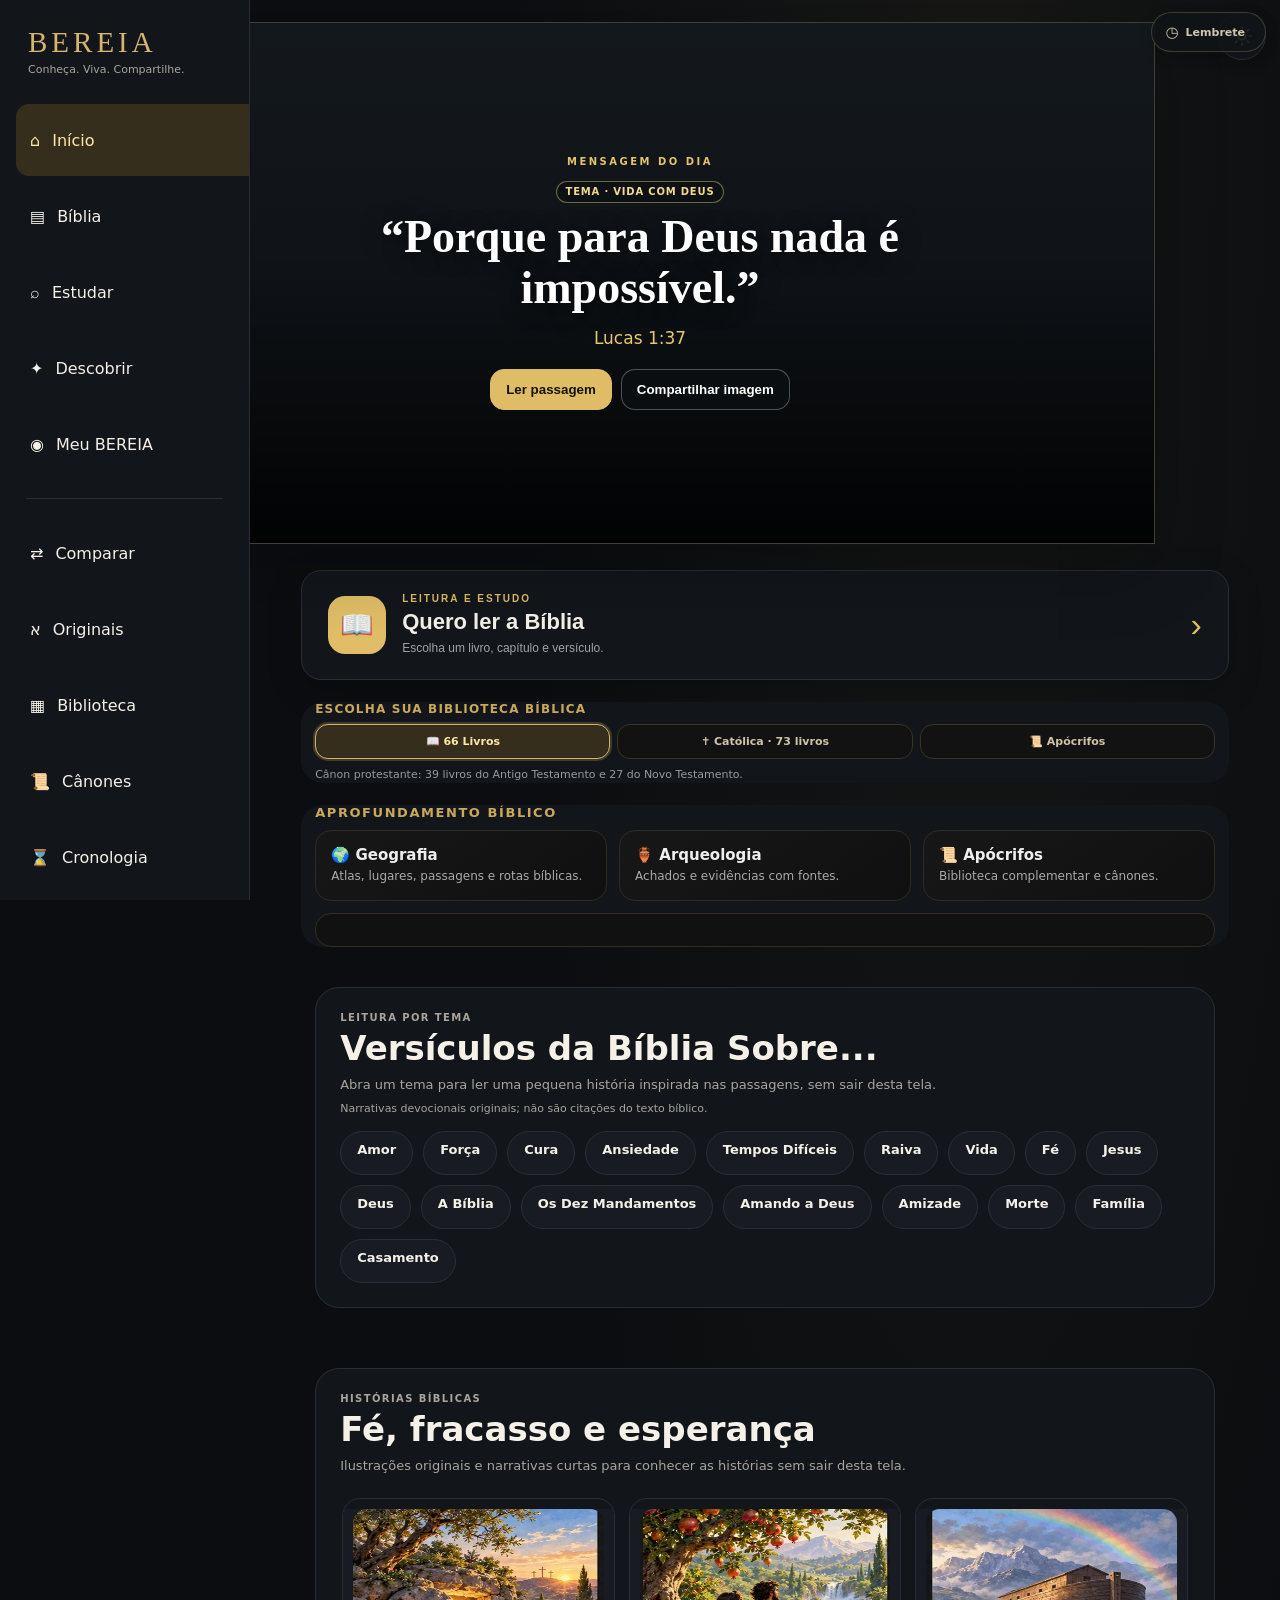
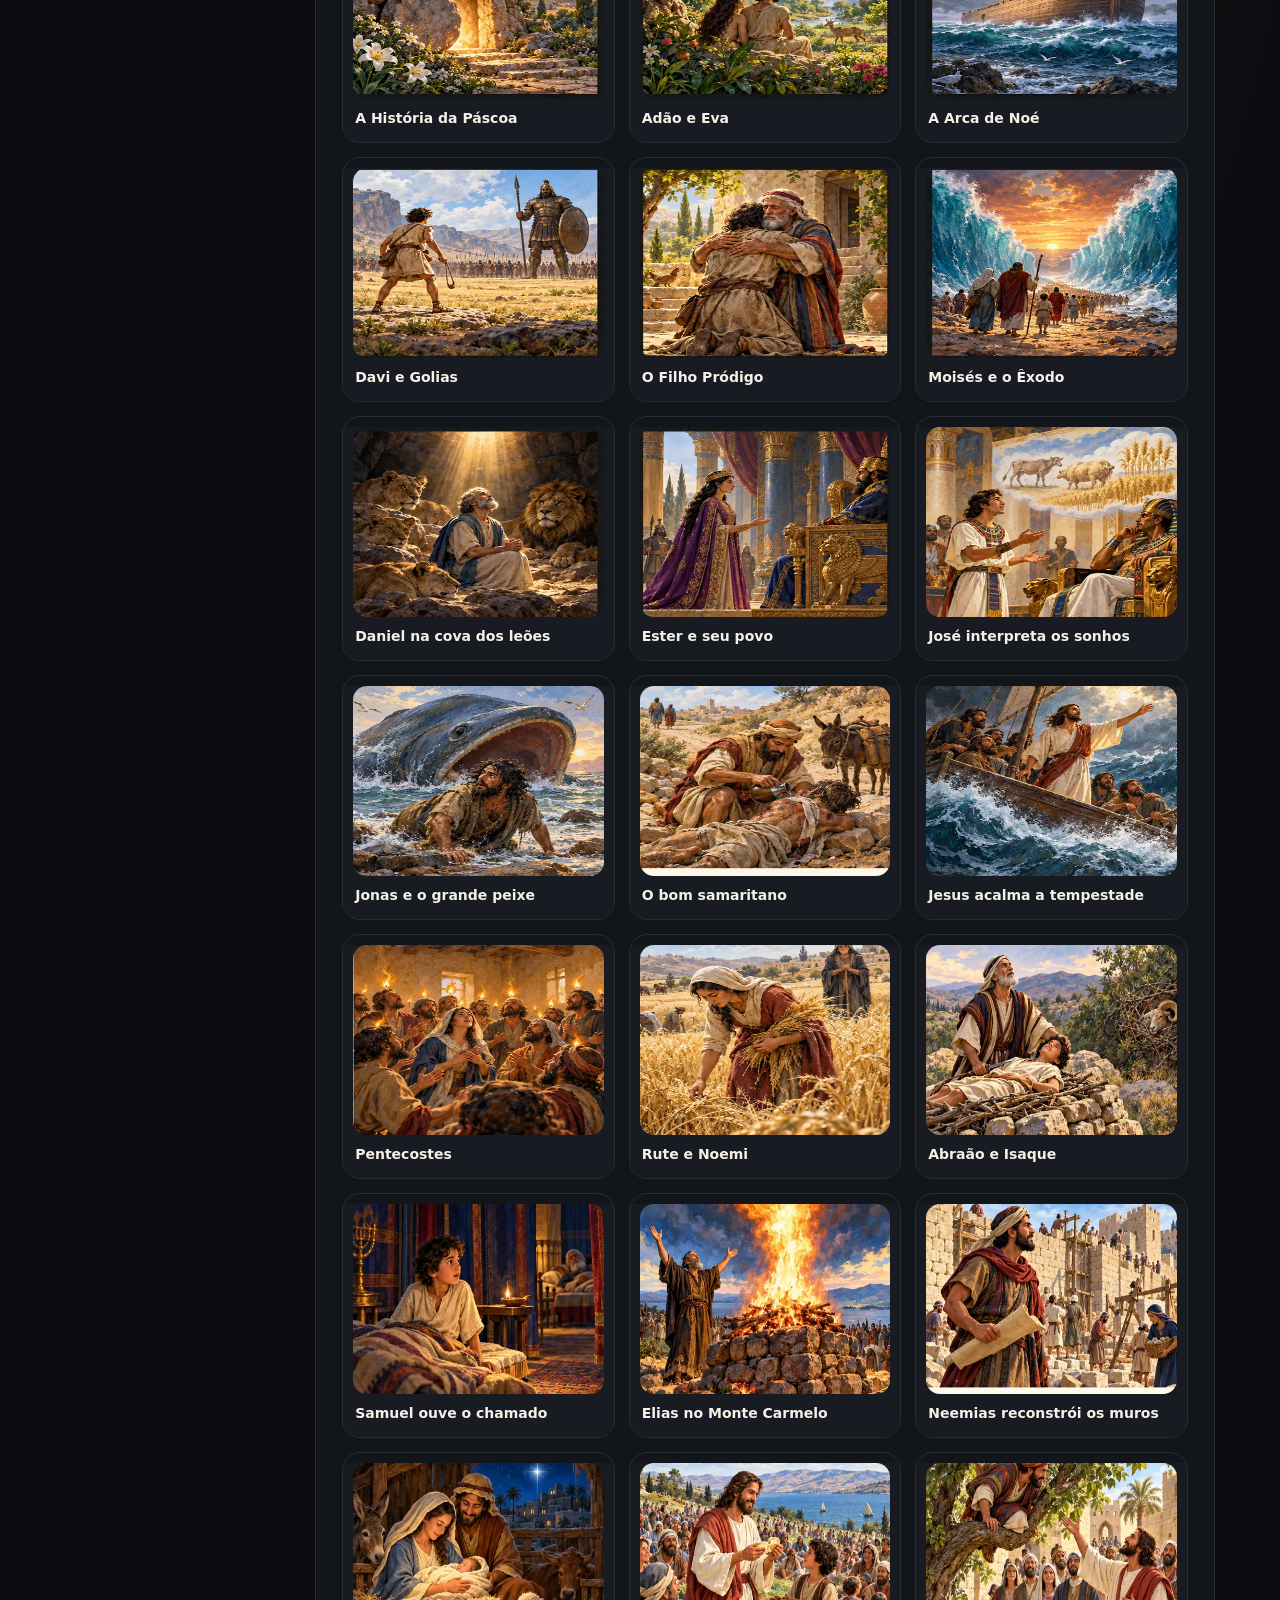
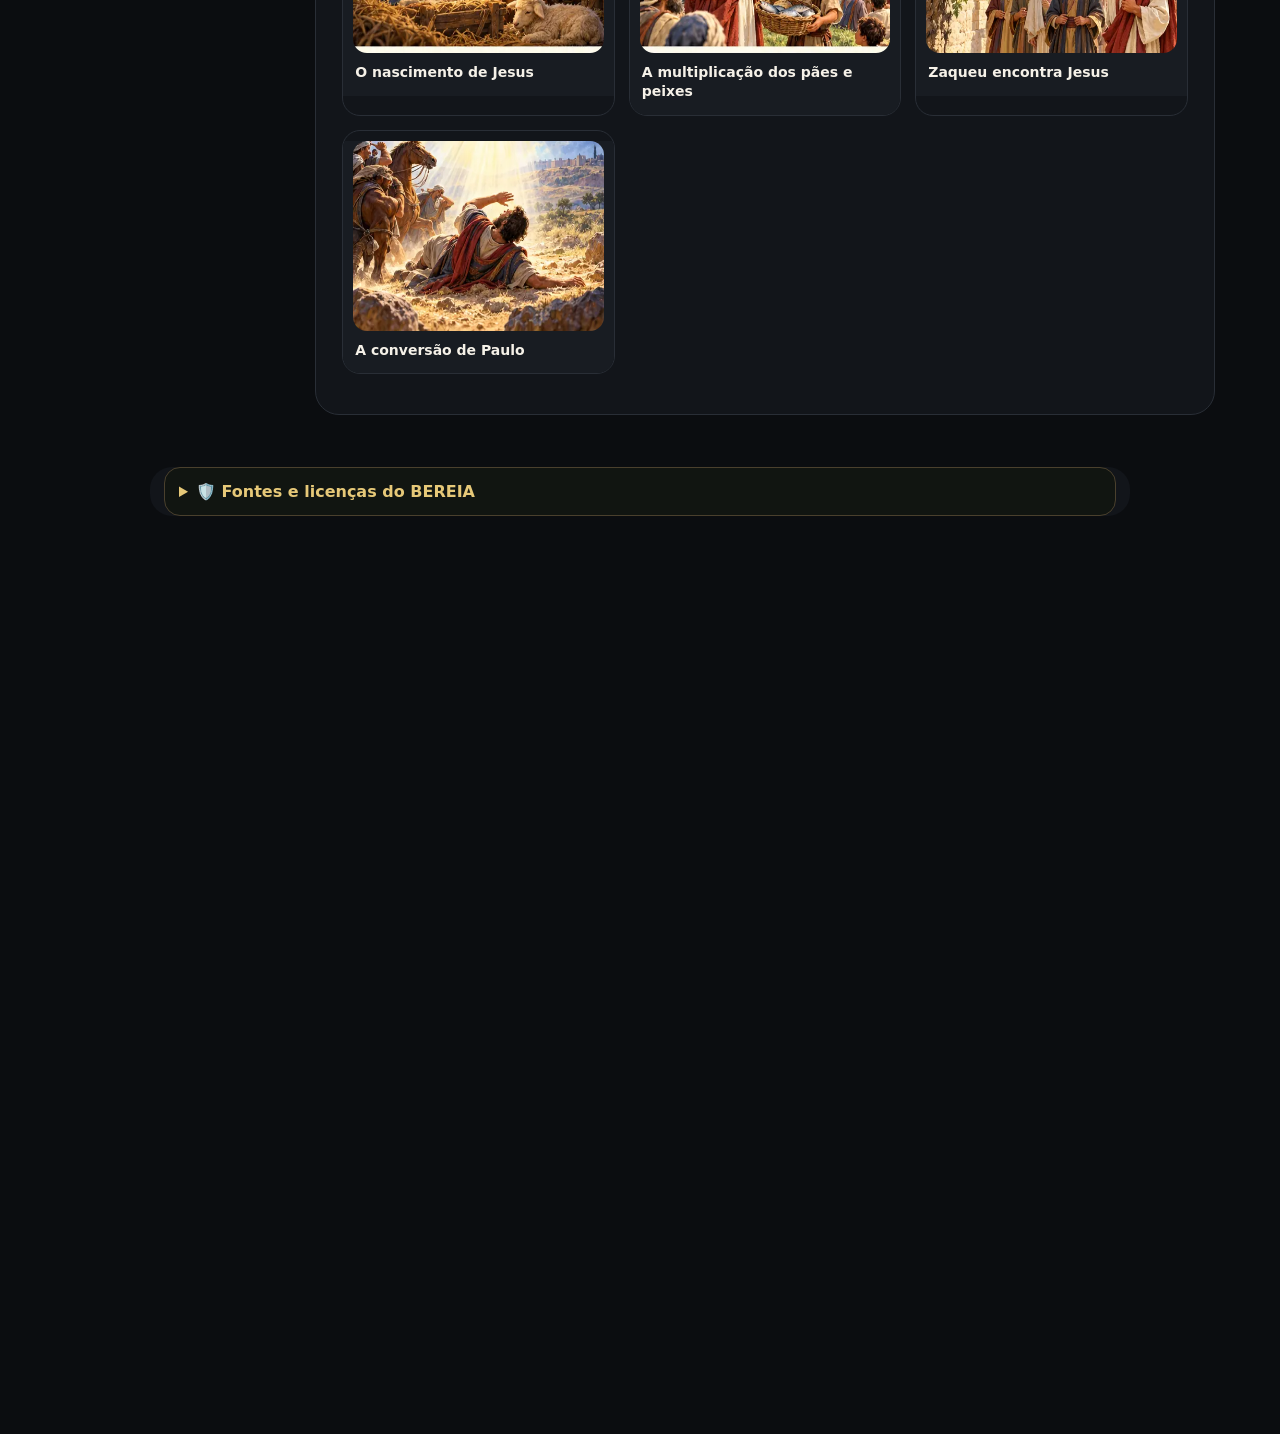
<file: index.html>
<!doctype html><html lang="pt-BR"><head><meta charset="utf-8"><meta name="viewport" content="width=device-width,initial-scale=1,viewport-fit=cover"><title>BEREIA — Bíblia, Estudos e Pesquisa Bíblica</title><style>
:root{--bg:#0b0d10;--panel:#12151a;--panel2:#181c22;--line:#292e36;--text:#f5f1e8;--muted:#a9a59c;--gold:#d7b56d;--gold2:#8f7139;--green:#7eb99a;--danger:#cf817d;--r:18px}*{box-sizing:border-box}body{margin:0;background:var(--bg);color:var(--text);font-family:Inter,system-ui,-apple-system,Segoe UI,Roboto,sans-serif}.app{min-height:100vh}.sidebar{position:fixed;inset:0 auto 0 0;width:250px;background:#0e1115;border-right:1px solid var(--line);padding:26px 16px;z-index:5}.brand{font-family:Georgia,serif;font-size:29px;letter-spacing:4px;color:var(--gold);margin:0 12px 4px}.tag{font-size:11px;color:var(--muted);margin:0 12px 28px}.nav button,.bottom button{all:unset;cursor:pointer}.nav button{display:flex;width:100%;gap:12px;align-items:center;padding:13px 14px;margin:4px 0;border-radius:12px;color:#cbc7bd}.nav button.active,.nav button:hover{background:var(--panel2);color:var(--gold)}.nav .sep{height:1px;background:var(--line);margin:18px 10px}.main{margin-left:250px;min-height:100vh;padding:34px 4vw 90px}.screen{display:none;max-width:1200px;margin:auto}.screen.active{display:block}.eyebrow{font-size:12px;text-transform:uppercase;letter-spacing:2px;color:var(--gold)}h1{font:500 clamp(30px,4vw,52px) Georgia,serif;margin:8px 0 10px}h2{font:500 25px Georgia,serif}.lead{color:var(--muted);max-width:720px;line-height:1.65}.hero{padding:38px;border:1px solid var(--line);border-radius:28px;background:linear-gradient(135deg,#181a1d,#101317);position:relative;overflow:hidden}.hero:after{content:'Β';position:absolute;right:30px;top:-25px;font:180px Georgia;color:#d7b56d0c}.verse{font:24px/1.55 Georgia,serif;max-width:800px;margin:24px 0 10px}.ref{color:var(--gold);font-size:13px}.actions{display:flex;gap:10px;flex-wrap:wrap;margin-top:24px}.btn{border:1px solid var(--line);background:var(--panel2);color:var(--text);padding:11px 16px;border-radius:12px;cursor:pointer}.btn.primary{background:var(--gold);color:#17130c;border-color:var(--gold);font-weight:700}.grid{display:grid;grid-template-columns:repeat(3,1fr);gap:16px;margin:22px 0}.card{background:var(--panel);border:1px solid var(--line);border-radius:var(--r);padding:20px;cursor:pointer}.card:hover{border-color:#725f3b}.card .icon{font-size:24px}.card h3{margin:12px 0 7px}.card p{color:var(--muted);font-size:13px;line-height:1.5}.toolbar{display:flex;gap:10px;flex-wrap:wrap;margin:18px 0}.select,.search,.input,.textarea{background:var(--panel);color:var(--text);border:1px solid var(--line);border-radius:12px;padding:12px}.search{flex:1;min-width:230px}.reader{max-width:850px;background:#101318;border:1px solid var(--line);border-radius:22px;padding:clamp(22px,4vw,48px)}.reader h2{color:var(--gold)}.reader.layout-classic{background:#fff;color:#252525;border-color:#dedede;box-shadow:0 12px 34px rgba(0,0,0,.16)}.reader.layout-classic h2{color:#222}.reader.layout-classic .v{color:#252525}.reader.layout-classic .vn{color:#666}.reader.layout-classic .v:hover,.reader.layout-classic .v.selected{background:#f0f1f2}.reader.layout-classic .loadingBible,.reader.layout-classic .readerError{background:#fff;color:#252525}.readerLayoutField{display:flex;align-items:center;gap:7px;color:var(--muted);font-size:12px}.readerLayoutField .select{min-width:176px}.v{font:19px/1.85 Georgia,serif;padding:7px 8px;border-radius:8px;cursor:pointer}.v:hover,.v.selected{background:#d7b56d13}.vn{font:11px system-ui;color:var(--gold);vertical-align:super;margin-right:5px}.tabs{display:flex;gap:8px;overflow:auto;margin:18px 0}.tab{white-space:nowrap}.studybox{padding:24px;background:var(--panel);border:1px solid var(--line);border-radius:18px;min-height:180px}.studybox p{color:#d5d1c8;line-height:1.7}.compare{display:grid;grid-template-columns:1fr 1fr;gap:16px}.translation{padding:22px;background:var(--panel);border:1px solid var(--line);border-radius:18px}.translation small{color:var(--gold)}.translation p{font:18px/1.65 Georgia}.badge{display:inline-block;font-size:10px;border:1px solid var(--line);border-radius:99px;padding:5px 8px;color:var(--muted)}.wordrow{display:grid;grid-template-columns:1.2fr 1fr 1fr 2fr;gap:8px;padding:13px;border-bottom:1px solid var(--line)}.wordrow.head{color:var(--gold);font-size:11px;text-transform:uppercase}.timeline{border-left:2px solid var(--gold2);margin:30px 15px;padding-left:26px}.event{margin:0 0 28px;position:relative}.event:before{content:'';position:absolute;left:-33px;top:6px;width:12px;height:12px;border-radius:50%;background:var(--gold)}.event small{color:var(--gold)}.progress{height:7px;background:#252a31;border-radius:9px;overflow:hidden}.progress span{display:block;height:100%;background:var(--gold)}.note{width:100%;min-height:110px}.bottom{display:none}.toast{position:fixed;right:22px;bottom:22px;background:#222831;border:1px solid var(--line);padding:12px 16px;border-radius:12px;opacity:0;pointer-events:none;transition:.2s;z-index:10}.toast.show{opacity:1}.locked{opacity:.62}.sectionhead{display:flex;justify-content:space-between;align-items:end;gap:16px}.kicker{color:var(--gold);font-size:12px}.mission{background:linear-gradient(145deg,#1a1711,#111418)}
@media(max-width:900px){.sidebar{display:none}.main{margin:0;padding:22px 16px 100px}.grid{grid-template-columns:1fr 1fr}.compare{grid-template-columns:1fr}.bottom{display:grid;grid-template-columns:repeat(5,1fr);position:fixed;bottom:0;left:0;right:0;background:#0e1115eb;backdrop-filter:blur(14px);border-top:1px solid var(--line);z-index:9;padding:7px 4px calc(7px + env(safe-area-inset-bottom))}.bottom button{text-align:center;color:var(--muted);font-size:10px;padding:7px 2px}.bottom button span{display:block;font-size:20px;margin-bottom:3px}.bottom button.active{color:var(--gold)}}@media(max-width:580px){.grid{grid-template-columns:1fr}.hero{padding:25px}.wordrow{grid-template-columns:1fr 1fr}.wordrow span:nth-child(4){grid-column:1/-1}.verse{font-size:21px}}

.readerNav{max-width:850px;display:flex;justify-content:space-between;align-items:center;gap:10px;margin:12px 0}.readerNav>div{text-align:center}.readerNav small{display:block;color:var(--muted);margin-top:4px}.loadingBible{text-align:center;padding:55px 15px;color:var(--muted)}.spinner{width:28px;height:28px;border:3px solid var(--line);border-top-color:var(--gold);border-radius:50%;margin:auto;animation:spin .8s linear infinite}@keyframes spin{to{transform:rotate(360deg)}}.verseDock{max-width:850px;margin-top:14px;padding:14px 18px;background:#171b20;border:1px solid var(--line);border-radius:16px;display:flex;align-items:center;justify-content:space-between;gap:12px}.verseDock small{display:block;color:var(--gold);font-size:9px;letter-spacing:1px}.verseDock .actions{margin:0}.sourceNote{max-width:850px;margin-top:14px;color:var(--muted);font-size:11px;line-height:1.55}.readerError{padding:30px;text-align:center}.readerError h3{color:var(--gold)}@media(max-width:650px){.readerNav{display:grid;grid-template-columns:1fr 1fr}.readerNav>div{grid-column:1/-1;grid-row:1}.verseDock{align-items:flex-start;flex-direction:column}.verseDock .actions{width:100%}.verseDock .btn{flex:1}.reader .v{font-size:20px;padding:10px 6px}}

/* BEREIA 2.0 — leitura e ecossistema */
.reader{max-width:1000px}.verseGrid{display:grid;grid-template-columns:repeat(2,minmax(0,1fr));gap:10px}.v{display:flex;align-items:flex-start;gap:10px;background:#171b20;border:1px solid #242a32;border-radius:13px;padding:13px 14px!important;font:16.5px/1.55 Georgia,serif;min-height:62px;transition:.18s}.v:hover,.v.selected{border-color:#8f7139;background:#1d1b17}.vn{flex:0 0 30px;width:30px;height:30px;display:grid;place-items:center;border-radius:9px;background:#0f1216;border:1px solid #3a3222;color:var(--gold);font:600 12px system-ui;vertical-align:initial;margin:0}.verseText{flex:1}.moduleGrid{display:grid;grid-template-columns:repeat(4,1fr);gap:12px;margin:18px 0}.module{background:#11151a;border:1px solid var(--line);border-radius:16px;padding:16px}.module b{display:block;color:var(--gold);margin:8px 0}.module p{font-size:12px;color:var(--muted);line-height:1.5}.studyPath{display:flex;gap:10px;overflow:auto;padding:3px 0 10px}.studyStep{min-width:190px;background:var(--panel);border:1px solid var(--line);border-radius:16px;padding:16px}.studyStep small{color:var(--gold)}.mapShell{display:grid;grid-template-columns:1.4fr .8fr;gap:16px}.mapCanvas{position:relative;min-height:510px;background:radial-gradient(circle at 45% 45%,#1c2426,#101418 68%);border:1px solid var(--line);border-radius:22px;overflow:hidden}.mapCanvas svg{width:100%;height:510px}.mapPlace{cursor:pointer}.mapPlace circle{fill:var(--gold)}.mapPlace text{fill:#f5f1e8;font:12px system-ui}.route{fill:none;stroke:#d7b56d;stroke-width:3;stroke-dasharray:7 7;opacity:.75}.mapInfo{background:var(--panel);border:1px solid var(--line);border-radius:22px;padding:22px}.filterChips{display:flex;gap:8px;overflow:auto;margin:15px 0}.chip{border:1px solid var(--line);background:var(--panel);color:var(--muted);border-radius:999px;padding:9px 13px;white-space:nowrap;cursor:pointer}.chip.active{color:#17130c;background:var(--gold);border-color:var(--gold)}.libraryRow{display:grid;grid-template-columns:repeat(3,1fr);gap:12px}.statusDot{display:inline-block;width:7px;height:7px;border-radius:50%;background:var(--green);margin-right:6px}.statusDot.wait{background:var(--gold)}.quickStudy{margin-top:18px;padding:18px;border:1px solid var(--line);border-radius:18px;background:#101419}.quickStudy h3{margin-top:0}.featureTag{font-size:10px;color:var(--gold);letter-spacing:.08em;text-transform:uppercase}.mapLegend{display:flex;gap:14px;flex-wrap:wrap;color:var(--muted);font-size:11px;margin-top:10px}
@media(max-width:900px){.moduleGrid{grid-template-columns:repeat(2,1fr)}.mapShell{grid-template-columns:1fr}.libraryRow{grid-template-columns:1fr 1fr}}
@media(max-width:650px){.verseGrid{grid-template-columns:1fr}.reader{padding:18px!important}.v{font-size:16.5px!important;min-height:auto}.moduleGrid,.libraryRow{grid-template-columns:1fr 1fr}.mapCanvas,.mapCanvas svg{min-height:390px;height:390px}}
@media(max-width:430px){.moduleGrid,.libraryRow{grid-template-columns:1fr}}

.backbar{display:flex;align-items:center;gap:10px;margin-bottom:18px}.backbtn{border:1px solid var(--line);background:#11151a;color:var(--gold);width:42px;height:42px;border-radius:13px;font-size:20px;cursor:pointer}.studyVerseCard{background:linear-gradient(145deg,#171b20,#101318);border:1px solid #3a3222;border-radius:20px;padding:20px;margin:16px 0}.studyVerseCard .svref{color:var(--gold);font-size:12px;letter-spacing:.08em;text-transform:uppercase}.studyVerseCard .svtext{font:21px/1.6 Georgia,serif;margin:12px 0}.studyVerseCard .actions{margin-top:12px}.lexWord{cursor:pointer}.lexWord:hover{background:#1b2027}.dailyCard{margin-top:22px;background:linear-gradient(135deg,#1a1711,#111418);border:1px solid #3a3222;border-radius:22px;padding:24px}.dailyCard .verse{font-size:21px;margin:12px 0}.dailyTools{display:flex;gap:8px;flex-wrap:wrap}.originBanner{display:flex;justify-content:space-between;gap:12px;align-items:center;margin:10px 0 18px}.originBadge{padding:7px 10px;border-radius:999px;border:1px solid #3a3222;color:var(--gold);font-size:11px}

/* BEREIA 3.3 — portal de pesquisa + atlas visual */
.globalSearchBox{background:linear-gradient(145deg,#171a1f,#101216);border:1px solid #2b3038;border-radius:22px;padding:18px;margin:14px 0 22px}.globalSearchBox .searchline{display:flex;gap:10px;flex-wrap:wrap}.globalSearchBox input{flex:1;min-width:230px;background:#0b0d10;border:1px solid #343a43;color:#f2eee4;border-radius:14px;padding:15px 16px;font-size:16px}.searchCats{display:flex;gap:8px;overflow:auto;padding:12px 0 2px}.searchCats button{white-space:nowrap;background:#15181d;color:#c8cbd0;border:1px solid #303640;border-radius:999px;padding:9px 13px}.searchCats button.active{color:#d9b76b;border-color:#6f5b31;background:#201b12}.resultGroup{margin:18px 0}.resultGroup h3{margin:0 0 10px;color:#d9b76b}.resultCard{background:#15181d;border:1px solid #2b3038;border-radius:16px;padding:14px;margin:8px 0;cursor:pointer}.resultCard small{color:#9da4ad}.versionHub{display:grid;grid-template-columns:repeat(auto-fit,minmax(220px,1fr));gap:12px;margin:16px 0}.versionCard{background:#15181d;border:1px solid #2b3038;border-radius:18px;padding:16px}.versionCard.active{border-color:#7b6437;box-shadow:inset 0 0 0 1px #7b6437}.mapGallery{display:grid;grid-template-columns:repeat(auto-fit,minmax(260px,1fr));gap:16px;margin:18px 0}.realMapCard{background:#14171b;border:1px solid #2b3038;border-radius:20px;overflow:hidden}.realMapCard img{width:100%;height:260px;object-fit:cover;display:block;background:#20242a}.realMapCard .mapBody{padding:14px}.realMapCard h3{margin:2px 0 7px}.realMapCard p{color:#aeb4bc;font-size:14px}.mapLicense{font-size:11px;color:#838b95}.mapFallback{min-height:220px;display:grid;place-items:center;padding:25px;text-align:center;background:linear-gradient(135deg,#25313a,#162129);color:#d9b76b}.portalHero{background:radial-gradient(circle at 80% 0,#2b2416 0,transparent 36%),#111419;border:1px solid #2c3138;border-radius:24px;padding:22px;margin-bottom:18px}.portalHero h1{margin-bottom:6px}.quickTerms{display:flex;gap:8px;flex-wrap:wrap;margin-top:12px}.quickTerms button{background:#171b20;border:1px solid #303740;color:#d8dbe0;border-radius:12px;padding:8px 11px}.compareControls{display:flex;gap:10px;flex-wrap:wrap;margin:12px 0}.compareControls select{background:#111419;color:#eee;border:1px solid #343a43;border-radius:12px;padding:11px}.atlasImageHero{border-radius:22px;overflow:hidden;border:1px solid #343a43;margin:16px 0;background:#111}.atlasImageHero img{width:100%;max-height:560px;object-fit:contain;display:block;background:#e8e0cf}.atlasImageHero .caption{padding:12px 14px;background:#111419;color:#b7bdc5;font-size:13px}@media(max-width:640px){.realMapCard img{height:230px}.globalSearchBox{padding:14px}.portalHero{padding:17px}}

.canonHero{margin-top:20px;padding:22px;border:1px solid #2a2925;border-radius:20px;background:linear-gradient(135deg,#151513,#0c0c0b)}.canonTabs{display:flex;gap:8px;flex-wrap:wrap;margin:16px 0}.canonTabs button{border:1px solid #33322d;background:#151513;color:#d9d5ca;padding:9px 12px;border-radius:999px}.canonTabs button.active{border-color:#c7a95b;color:#e7c76f}.canonGrid{display:grid;grid-template-columns:repeat(auto-fit,minmax(210px,1fr));gap:10px}.canonBook{padding:14px;border:1px solid #292823;border-radius:14px;background:#11110f;cursor:pointer}.canonBook b{color:#e1c16b;display:block;margin-bottom:5px}.canonBook small{color:#8d897f}.engineFallback{font-size:12px;color:#9f9a8e;margin-top:8px}

/* BEREIA SITE V1 */
.siteTop{display:flex;align-items:center;justify-content:space-between;gap:18px;padding:0 0 22px;margin-bottom:8px;border-bottom:1px solid var(--line)}.siteTop .wordmark{font:700 24px Georgia,serif;letter-spacing:4px;color:var(--gold)}.siteTop .siteLinks{display:flex;gap:10px;flex-wrap:wrap}.siteTop button{background:transparent;border:0;color:var(--muted);font-weight:700;cursor:pointer}.siteTop button:hover{color:var(--gold)}.portalSearch{display:flex;gap:10px;margin:20px 0 4px}.portalSearch input{flex:1;min-width:0;background:#0c0f13;border:1px solid var(--line);color:var(--text);border-radius:14px;padding:15px 16px;font-size:15px}.portalSearch button{border:0;border-radius:14px;padding:0 18px;background:var(--gold);color:#17130b;font-weight:900;cursor:pointer}.dailyVisual{position:relative;overflow:hidden;min-height:330px;border-radius:24px;background-size:cover;background-position:center;display:flex;align-items:flex-end;margin:24px 0;border:1px solid #3b3324}.dailyVisual:before{content:"";position:absolute;inset:0;background:linear-gradient(180deg,rgba(4,6,8,.08),rgba(4,6,8,.92))}.dailyInner{position:relative;z-index:1;padding:30px;max-width:760px}.dailyInner .verse{font:700 clamp(24px,4vw,40px)/1.18 Georgia,serif;margin:10px 0}.portalGrid{display:grid;grid-template-columns:repeat(4,1fr);gap:14px}.portalCard{background:var(--panel);border:1px solid var(--line);border-radius:18px;padding:18px;cursor:pointer}.portalCard:hover{border-color:var(--gold2);transform:translateY(-1px)}.portalCard b{display:block;color:var(--gold);margin-bottom:7px}.siteFooter{margin-top:34px;padding:24px 0 80px;border-top:1px solid var(--line);color:var(--muted);font-size:12px}.siteFooter strong{color:var(--gold)}@media(max-width:850px){.siteTop .siteLinks{display:none}.portalGrid{grid-template-columns:1fr 1fr}.dailyVisual{min-height:390px}.dailyInner{padding:22px}}@media(max-width:480px){.portalGrid{grid-template-columns:1fr}.portalSearch{flex-direction:column}.portalSearch button{padding:14px}.dailyVisual{min-height:420px}}
</style>
<style>
.atlasHero{background:linear-gradient(135deg,#173347,#244d5d 38%,#6f6039 39%,#8c7547 70%,#385d3c);border:1px solid #53624f;border-radius:24px;padding:18px;overflow:hidden}.atlasMap{position:relative;min-height:430px;border-radius:18px;background:radial-gradient(circle at 30% 30%,#7194a0 0 20%,transparent 21%),linear-gradient(145deg,#39748d 0 35%,#d4b875 36% 58%,#879a5a 59% 75%,#b9975b 76%);box-shadow:inset 0 0 60px #0005;overflow:hidden}.atlasMap:before{content:'';position:absolute;inset:0;background:repeating-linear-gradient(25deg,transparent 0 18px,#ffffff08 19px 20px);pointer-events:none}.seaLabel,.regionLabel{position:absolute;font:italic 15px Georgia;color:#e9f3f6;text-shadow:0 1px 4px #000}.regionLabel{color:#2b2115;font-weight:bold;font-style:normal}.pin{position:absolute;transform:translate(-50%,-50%);border:0;background:#251b12;color:#ffe5a5;border-radius:50%;width:18px;height:18px;box-shadow:0 0 0 4px #f2c96d55;cursor:pointer}.pin span{position:absolute;left:16px;top:-4px;white-space:nowrap;color:#fff;font:12px system-ui;text-shadow:0 2px 4px #000}.atlasGrid{display:grid;grid-template-columns:2fr 1fr;gap:16px}.topicGrid{display:grid;grid-template-columns:repeat(4,1fr);gap:12px;margin:18px 0}.topicCard{padding:16px;border-radius:15px;background:var(--panel);border:1px solid var(--line);cursor:pointer}.topicCard b{display:block;color:var(--gold);margin-bottom:6px}.dossier{margin:18px 0;padding:22px;border:1px solid #675634;border-radius:20px;background:linear-gradient(145deg,#171711,#11151a)}.dossierHead{display:flex;justify-content:space-between;gap:12px;align-items:center}.evidence{display:inline-block;padding:4px 8px;border-radius:99px;font-size:10px;background:#27382e;color:#aee0bb}.atlasList{display:grid;grid-template-columns:repeat(3,1fr);gap:12px}.atlasItem{padding:16px;border:1px solid var(--line);border-radius:14px;background:#11161a}.atlasItem small{color:var(--gold)}
@media(max-width:800px){.atlasGrid{grid-template-columns:1fr}.topicGrid{grid-template-columns:1fr 1fr}.atlasList{grid-template-columns:1fr}.atlasMap{min-height:390px}}

/* BEREIA 3.3 — portal de pesquisa + atlas visual */
.globalSearchBox{background:linear-gradient(145deg,#171a1f,#101216);border:1px solid #2b3038;border-radius:22px;padding:18px;margin:14px 0 22px}.globalSearchBox .searchline{display:flex;gap:10px;flex-wrap:wrap}.globalSearchBox input{flex:1;min-width:230px;background:#0b0d10;border:1px solid #343a43;color:#f2eee4;border-radius:14px;padding:15px 16px;font-size:16px}.searchCats{display:flex;gap:8px;overflow:auto;padding:12px 0 2px}.searchCats button{white-space:nowrap;background:#15181d;color:#c8cbd0;border:1px solid #303640;border-radius:999px;padding:9px 13px}.searchCats button.active{color:#d9b76b;border-color:#6f5b31;background:#201b12}.resultGroup{margin:18px 0}.resultGroup h3{margin:0 0 10px;color:#d9b76b}.resultCard{background:#15181d;border:1px solid #2b3038;border-radius:16px;padding:14px;margin:8px 0;cursor:pointer}.resultCard small{color:#9da4ad}.versionHub{display:grid;grid-template-columns:repeat(auto-fit,minmax(220px,1fr));gap:12px;margin:16px 0}.versionCard{background:#15181d;border:1px solid #2b3038;border-radius:18px;padding:16px}.versionCard.active{border-color:#7b6437;box-shadow:inset 0 0 0 1px #7b6437}.mapGallery{display:grid;grid-template-columns:repeat(auto-fit,minmax(260px,1fr));gap:16px;margin:18px 0}.realMapCard{background:#14171b;border:1px solid #2b3038;border-radius:20px;overflow:hidden}.realMapCard img{width:100%;height:260px;object-fit:cover;display:block;background:#20242a}.realMapCard .mapBody{padding:14px}.realMapCard h3{margin:2px 0 7px}.realMapCard p{color:#aeb4bc;font-size:14px}.mapLicense{font-size:11px;color:#838b95}.mapFallback{min-height:220px;display:grid;place-items:center;padding:25px;text-align:center;background:linear-gradient(135deg,#25313a,#162129);color:#d9b76b}.portalHero{background:radial-gradient(circle at 80% 0,#2b2416 0,transparent 36%),#111419;border:1px solid #2c3138;border-radius:24px;padding:22px;margin-bottom:18px}.portalHero h1{margin-bottom:6px}.quickTerms{display:flex;gap:8px;flex-wrap:wrap;margin-top:12px}.quickTerms button{background:#171b20;border:1px solid #303740;color:#d8dbe0;border-radius:12px;padding:8px 11px}.compareControls{display:flex;gap:10px;flex-wrap:wrap;margin:12px 0}.compareControls select{background:#111419;color:#eee;border:1px solid #343a43;border-radius:12px;padding:11px}.atlasImageHero{border-radius:22px;overflow:hidden;border:1px solid #343a43;margin:16px 0;background:#111}.atlasImageHero img{width:100%;max-height:560px;object-fit:contain;display:block;background:#e8e0cf}.atlasImageHero .caption{padding:12px 14px;background:#111419;color:#b7bdc5;font-size:13px}@media(max-width:640px){.realMapCard img{height:230px}.globalSearchBox{padding:14px}.portalHero{padding:17px}}

.canonHero{margin-top:20px;padding:22px;border:1px solid #2a2925;border-radius:20px;background:linear-gradient(135deg,#151513,#0c0c0b)}.canonTabs{display:flex;gap:8px;flex-wrap:wrap;margin:16px 0}.canonTabs button{border:1px solid #33322d;background:#151513;color:#d9d5ca;padding:9px 12px;border-radius:999px}.canonTabs button.active{border-color:#c7a95b;color:#e7c76f}.canonGrid{display:grid;grid-template-columns:repeat(auto-fit,minmax(210px,1fr));gap:10px}.canonBook{padding:14px;border:1px solid #292823;border-radius:14px;background:#11110f;cursor:pointer}.canonBook b{color:#e1c16b;display:block;margin-bottom:5px}.canonBook small{color:#8d897f}.engineFallback{font-size:12px;color:#9f9a8e;margin-top:8px}

/* BEREIA SITE V1 */
.siteTop{display:flex;align-items:center;justify-content:space-between;gap:18px;padding:0 0 22px;margin-bottom:8px;border-bottom:1px solid var(--line)}.siteTop .wordmark{font:700 24px Georgia,serif;letter-spacing:4px;color:var(--gold)}.siteTop .siteLinks{display:flex;gap:10px;flex-wrap:wrap}.siteTop button{background:transparent;border:0;color:var(--muted);font-weight:700;cursor:pointer}.siteTop button:hover{color:var(--gold)}.portalSearch{display:flex;gap:10px;margin:20px 0 4px}.portalSearch input{flex:1;min-width:0;background:#0c0f13;border:1px solid var(--line);color:var(--text);border-radius:14px;padding:15px 16px;font-size:15px}.portalSearch button{border:0;border-radius:14px;padding:0 18px;background:var(--gold);color:#17130b;font-weight:900;cursor:pointer}.dailyVisual{position:relative;overflow:hidden;min-height:330px;border-radius:24px;background-size:cover;background-position:center;display:flex;align-items:flex-end;margin:24px 0;border:1px solid #3b3324}.dailyVisual:before{content:"";position:absolute;inset:0;background:linear-gradient(180deg,rgba(4,6,8,.08),rgba(4,6,8,.92))}.dailyInner{position:relative;z-index:1;padding:30px;max-width:760px}.dailyInner .verse{font:700 clamp(24px,4vw,40px)/1.18 Georgia,serif;margin:10px 0}.portalGrid{display:grid;grid-template-columns:repeat(4,1fr);gap:14px}.portalCard{background:var(--panel);border:1px solid var(--line);border-radius:18px;padding:18px;cursor:pointer}.portalCard:hover{border-color:var(--gold2);transform:translateY(-1px)}.portalCard b{display:block;color:var(--gold);margin-bottom:7px}.siteFooter{margin-top:34px;padding:24px 0 80px;border-top:1px solid var(--line);color:var(--muted);font-size:12px}.siteFooter strong{color:var(--gold)}@media(max-width:850px){.siteTop .siteLinks{display:none}.portalGrid{grid-template-columns:1fr 1fr}.dailyVisual{min-height:390px}.dailyInner{padding:22px}}@media(max-width:480px){.portalGrid{grid-template-columns:1fr}.portalSearch{flex-direction:column}.portalSearch button{padding:14px}.dailyVisual{min-height:420px}}
</style>
<style id="dailyShareStyles">
.dailyVisual{cursor:pointer}
.dailyArtModal{position:fixed;inset:0;z-index:9999;background:rgba(0,0,0,.92);display:none;align-items:center;justify-content:center;padding:18px;overflow:auto}
.dailyArtModal.open{display:flex}
.dailyArtShell{width:min(100%,470px);margin:auto}
.dailyArtTop{display:flex;justify-content:space-between;align-items:center;margin:0 0 10px;color:#e9d39b}
.dailyArtClose{width:42px;height:42px;border-radius:50%;border:1px solid #3b3f46;background:#15181d;color:#fff;font-size:22px;cursor:pointer}
.dailyArtPreview{position:relative;width:100%;aspect-ratio:4/5;border-radius:26px;overflow:hidden;background:#111 center/cover no-repeat;border:1px solid #51452d;box-shadow:0 24px 80px rgba(0,0,0,.45)}
.dailyArtPreview:after{content:"";position:absolute;inset:0;background:linear-gradient(180deg,rgba(0,0,0,.05) 12%,rgba(0,0,0,.30) 48%,rgba(0,0,0,.92) 100%)}
.dailyArtCopy{position:absolute;z-index:2;left:28px;right:28px;bottom:26px;color:white}
.dailyArtBrand{font-size:12px;letter-spacing:4px;color:#e8c76f;font-weight:800;margin-bottom:15px}
.dailyArtVerse{font:700 clamp(24px,7vw,35px)/1.17 Georgia,serif;text-shadow:0 2px 14px rgba(0,0,0,.65)}
.dailyArtRef{margin-top:14px;color:#ead28f;font-size:17px}
.dailyArtSignature{border-top:1px solid rgba(255,255,255,.25);margin-top:18px;padding-top:12px;font-size:11px;line-height:1.45;color:#eee}
.dailyArtSignature b{color:#e8c76f;letter-spacing:2px}
.dailyArtActions{display:grid;grid-template-columns:1fr 1fr;gap:10px;margin-top:12px}
.dailyArtActions button{border:1px solid #383d45;border-radius:15px;padding:14px 12px;background:#171b20;color:#fff;font-weight:800;cursor:pointer}
.dailyArtActions .primary{background:#e1bd63;color:#17130b;border-color:#e1bd63}
.dailyArtHint{font-size:11px;color:#9da3ab;text-align:center;margin-top:10px;line-height:1.4}
@media(max-width:420px){.dailyArtModal{padding:10px}.dailyArtCopy{left:22px;right:22px;bottom:22px}}
</style>


<style id="bereiaPathsStyle">
.bereiaPaths{padding:34px 0 112px}
.pathsHead{margin-bottom:20px}.pathsHead .eyebrow{font-size:11px;letter-spacing:2.5px;color:#d8b761;font-weight:800}
.pathsHead h2{font:700 34px/1.1 Georgia,serif;margin:8px 0;color:#f4f1ea}.pathsHead p{color:#9ea3aa;margin:0;line-height:1.5}
.pathHero{display:flex;align-items:center;gap:17px;padding:20px;border:1px solid #51452d;background:linear-gradient(135deg,#191813,#11151a);border-radius:22px;margin:20px 0 12px;cursor:pointer}
.pathHero .pathIcon{width:54px;height:54px;display:grid;place-items:center;border-radius:16px;background:#e0bd66;color:#17130b;font-size:25px;flex:none}
.pathText{flex:1}.pathText small,.pathCard small,.worldTop small{display:block;color:#d8b761;font-size:9px;letter-spacing:1.5px;font-weight:800;margin-bottom:4px}
.pathText h3{margin:0 0 4px;font-size:20px;color:#fff}.pathText p{margin:0;color:#a9adb2;font-size:13px}.pathArrow{font-size:32px;color:#d8b761}
.pathGrid{display:grid;grid-template-columns:1fr 1fr;gap:10px}
.pathCard{appearance:none;text-align:left;border:1px solid #2d3239;background:#12161b;border-radius:18px;padding:17px;color:#fff;display:grid;grid-template-columns:36px 1fr 15px;gap:10px;align-items:start;cursor:pointer;min-height:126px}
.pathCard .pathIcon{font-size:22px;color:#dfbd66}.pathCard b{display:block;font-size:15px;line-height:1.2;margin:2px 0 7px}.pathCard em{display:block;color:#979da4;font-size:11px;line-height:1.35;font-style:normal}.pathCard i{font-style:normal;color:#cdb264;font-size:24px}
.worldDrawer{display:none;margin-top:12px;border:1px solid #3a4048;background:#0e1216;border-radius:22px;padding:18px}.worldDrawer.open{display:block}
.worldTop{display:flex;justify-content:space-between;gap:10px;align-items:center;margin-bottom:13px}.worldTop h3{margin:2px 0;color:#fff;font-size:18px}.worldTop button{width:36px;height:36px;border-radius:50%;border:1px solid #343941;background:#171b20;color:#fff;font-size:21px}
.worldGrid{display:grid;grid-template-columns:1fr 1fr;gap:8px}.worldGrid button{border:1px solid #292e35;background:#15191e;border-radius:14px;padding:13px;text-align:left;color:#fff}.worldGrid span{font-size:19px;display:block;margin-bottom:7px}.worldGrid b{display:block;font-size:13px}.worldGrid small{display:block;color:#92989f;font-size:10px;margin-top:4px;line-height:1.3}
@media(max-width:380px){.pathGrid{grid-template-columns:1fr}.pathCard{min-height:auto}.worldGrid{grid-template-columns:1fr}}
</style>


<style id="functionalV3Styles">
/* A Mensagem do Dia permanece como capa visual prioritária */
#dailyVisual,.dailyVisual{display:block!important;visibility:visible!important;opacity:1!important;min-height:430px!important;margin-top:16px!important}
.coreBereia{padding:28px 0 8px}
.coreTitle small{color:#d9b861;font-size:10px;letter-spacing:2px;font-weight:800}.coreTitle h2{font:700 27px/1.12 Georgia,serif;color:#f4f1e9;margin:7px 0 16px}
.coreGrid{display:grid;grid-template-columns:1fr 1fr;gap:9px}
.coreGrid button{border:1px solid #30353c;background:#12161b;border-radius:17px;color:#fff;text-align:left;padding:15px;min-height:105px;cursor:pointer}
.coreGrid span{display:block;color:#dfbd66;font-weight:800;font-size:20px;margin-bottom:9px}.coreGrid b{display:block;font-size:14px;margin-bottom:5px}.coreGrid small{display:block;color:#959ba2;font-size:10px;line-height:1.3}
.sourceNote{margin-top:10px;padding:11px 13px;border-radius:12px;background:#0e1216;color:#747b83;font-size:10px;line-height:1.4;border:1px solid #242a30}
@media(max-width:380px){.coreGrid{grid-template-columns:1fr 1fr}}
</style>


<style id="v4OriginalMaps">
.origOnlyIntro,.atlasSearchV4{margin:12px 0 18px;padding:18px;border:1px solid #3c4148;border-radius:20px;background:#11161b;color:#fff}
.origOnlyIntro small,.atlasSearchV4>small{color:#dbb95f;font-size:10px;letter-spacing:2px;font-weight:800}
.origOnlyIntro h2,.atlasSearchV4 h2{font:700 27px Georgia,serif;margin:7px 0 9px}.origOnlyIntro p{font-size:12px;line-height:1.55;color:#9ea4aa;margin:0}
.atlasSearchRow{display:flex;gap:7px;margin:13px 0 9px}.atlasSearchRow input{min-width:0;flex:1;background:#0c1014;color:#fff;border:1px solid #363c43;border-radius:13px;padding:13px}.atlasSearchRow button{border:0;border-radius:13px;padding:0 14px;background:#dbb95f;color:#17130b;font-weight:800}
.atlasQuick{display:flex;gap:6px;flex-wrap:wrap}.atlasQuick button{border:1px solid #343a41;background:#171c21;color:#ddd;border-radius:999px;padding:7px 10px;font-size:10px}
.atlasSearchResult{margin-top:11px;padding:12px;border-radius:12px;background:#0c1014;color:#9ba1a7;font-size:11px;line-height:1.45}
.atlasSearchResult a{color:#e2c46f;font-weight:800;text-decoration:none}
</style>


<style id="restoredDailyCover">
.bereiaDailyCover{position:relative;display:flex;align-items:flex-end;min-height:540px;width:min(100% - 20px,980px);margin:10px auto 26px;border-radius:28px;overflow:hidden;background:center/cover no-repeat #14191e;cursor:pointer;box-shadow:0 18px 60px rgba(0,0,0,.32)}
.bdcShade{position:absolute;inset:0;background:linear-gradient(180deg,rgba(0,0,0,.04),rgba(0,0,0,.22) 45%,rgba(0,0,0,.92))}
.bdcContent{position:relative;z-index:1;padding:34px 24px 29px;width:100%}.bdcLabel{color:#e3c36b;letter-spacing:2.5px;font-size:10px;font-weight:900;margin-bottom:13px}
.bdcText{font:700 clamp(29px,8vw,46px)/1.1 Georgia,serif;color:#fff;max-width:760px;text-shadow:0 3px 22px rgba(0,0,0,.72)}.bdcRef{color:#e5c86f;font-size:17px;margin-top:14px}
.bdcActions{display:flex;gap:9px;flex-wrap:wrap;margin-top:21px}.bdcActions button{border:1px solid rgba(255,255,255,.28);background:rgba(13,16,19,.72);color:#fff;border-radius:14px;padding:12px 15px;font-weight:800}.bdcActions button:first-child{background:#dfbd66;color:#17130b;border-color:#dfbd66}
@media(max-width:500px){.bereiaDailyCover{min-height:520px;width:calc(100% - 16px);border-radius:24px}.bdcContent{padding:28px 20px 25px}}
</style>


<style id="bereiaSimpleMode">
/* MODO BEREIA SIMPLES: capa + Bíblia */
.bereiaPaths,.coreBereia,#bereiaAssistantButton,#bereiaAssistant,
.worldDrawer,.pathGrid,.pathHero,.bottomNav,.bottom-nav,nav.bottom,
[data-page="discover"],[data-page="library"],[data-page="plans"],
#atlasSearchResult,.atlasSearchV4{display:none!important}

/* Hide legacy home content after the daily cover, then explicitly show our single action */
#bereiaSimpleEntry{display:block!important;width:min(100% - 24px,980px);margin:0 auto 110px}
.simpleBibleCard{display:flex;align-items:center;gap:16px;width:100%;border:1px solid #51452d;background:linear-gradient(135deg,#191813,#11151a);border-radius:23px;padding:21px;color:#fff;text-align:left;cursor:pointer}
.simpleBibleIcon{width:58px;height:58px;border-radius:17px;background:#e0bd66;display:grid;place-items:center;font-size:27px;flex:none}
.simpleBibleCopy{flex:1}.simpleBibleCopy small{display:block;color:#dfbd66;font-size:10px;letter-spacing:2px;font-weight:900;margin-bottom:5px}.simpleBibleCopy b{display:block;font-size:22px;margin-bottom:5px}.simpleBibleCopy span{display:block;color:#9fa4aa;font-size:12px;line-height:1.4}.simpleBibleArrow{font-size:34px;color:#dfbd66}
#simpleBackHome{position:fixed;left:13px;top:13px;z-index:9000;display:none;border:1px solid #3a4047;background:rgba(13,17,21,.94);color:#fff;border-radius:999px;padding:10px 13px;font-weight:800}
body.simpleBibleOpen #simpleBackHome{display:block}
body.simpleBibleOpen #bereiaDailyCover,body.simpleBibleOpen #bereiaSimpleEntry{display:none!important}
body.simpleBibleOpen #bereiaLibrarySwitch,body.simpleBibleOpen #bereiaLicenseCenter,body.simpleBibleOpen #bereiaStudyTools,body.simpleBibleOpen #bereiaV62Home{display:none!important}

/* selected verse + aprofundar */
.v.bereiaSelectedVerse,.verse.bereiaSelectedVerse,[data-verse].bereiaSelectedVerse{outline:2px solid #dfbd66!important;background:rgba(223,189,102,.10)!important;border-radius:12px!important}
#bereiaDeepBar{position:fixed;left:12px;right:12px;bottom:16px;z-index:9500;display:none;max-width:620px;margin:auto;background:#11161b;border:1px solid #51452d;border-radius:18px;padding:10px;box-shadow:0 18px 55px rgba(0,0,0,.55)}
#bereiaDeepBar.show{display:flex;gap:9px;align-items:center}
.deepSelection{min-width:0;flex:1;color:#aaa;font-size:10px;line-height:1.3}.deepSelection b{display:block;color:#fff;font-size:12px;white-space:nowrap;overflow:hidden;text-overflow:ellipsis}
#bereiaDeepBtn{border:0;border-radius:13px;background:#dfbd66;color:#17130b;padding:13px 16px;font-weight:900}
#bereiaOriginalModal{display:none;position:fixed;inset:0;z-index:99999;background:#0b0f12;color:#fff;overflow:auto}
#bereiaOriginalModal.open{display:block}.bomWrap{width:min(100% - 28px,760px);margin:0 auto;padding:18px 0 60px}
.bomHead{display:flex;justify-content:space-between;align-items:center;gap:12px;margin-bottom:22px}.bomHead button{width:42px;height:42px;border-radius:50%;border:1px solid #373d44;background:#171c21;color:#fff;font-size:22px}
.bomKicker{color:#dfbd66;font-size:10px;letter-spacing:2px;font-weight:900}.bomTitle{font:700 30px Georgia,serif;margin:5px 0}.bomVerse{padding:16px;border:1px solid #343a41;background:#11161b;border-radius:16px;color:#d8dadd;line-height:1.55;margin-bottom:14px}
.bomLang{padding:13px 15px;border-radius:14px;background:#191812;border:1px solid #51452d;color:#e5c66e;margin-bottom:12px;font-size:12px}
.bomNotice{padding:15px;border-radius:14px;background:#10151a;border:1px solid #2d333a;color:#9da3aa;font-size:12px;line-height:1.5}
.bomWords{display:grid;gap:8px;margin-top:13px}.bomWord{padding:14px;border-radius:14px;border:1px solid #30363d;background:#12171c}.bomWord .original{font-size:27px;color:#fff}.bomWord .translit{color:#dfbd66;font-size:12px;margin:4px 0}.bomWord .meaning{color:#a7adb3;font-size:12px}
</style>


<style id="bereiaV6OriginalEngineStyle">
.bomStatus{display:flex;align-items:center;gap:9px;padding:12px 14px;margin-bottom:10px;border-radius:13px;background:#10151a;border:1px solid #2d333a;color:#aab0b6;font-size:11px}
.bomStatus i{width:8px;height:8px;border-radius:50%;background:#dfbd66;display:inline-block}
.bomSource{margin:14px 0;color:#727a82;font-size:9px;line-height:1.45}
.bomWord{padding:16px!important}.bomWord .original{font-size:30px!important;line-height:1.25}.bomWord .translit{font-size:12px!important;color:#dfbd66!important;margin-top:5px!important}
.bomWord .lemmaLine{font-size:10px;color:#7f878e;margin-top:5px}.bomWord .meaning{margin-top:10px!important;color:#e1e3e5!important;line-height:1.5!important}
.bomWord .contextSense{margin-top:8px;padding-top:8px;border-top:1px solid #293038;color:#9ea5ab;font-size:11px;line-height:1.5}
.bomWord b{color:#dfbd66}
</style>

<link rel="manifest" href="./manifest.webmanifest"><meta name="theme-color" content="#151a16"><link rel="icon" type="image/svg+xml" href="./bereia-icon.svg"><meta name="apple-mobile-web-app-capable" content="yes"><meta name="apple-mobile-web-app-title" content="BEREIA"><link rel="stylesheet" href="./assets/release.css"><style id="b62-passages-styles">
.b62PassageBlock{margin:0 0 14px;padding:12px;border:1px solid var(--line,#292e36);border-radius:12px;background:var(--panel2,#181c22)}
.b62PassageBlock h4{margin:0 0 9px;color:var(--gold,#d7b56d);font:700 13px/1.4 system-ui}
.b62PassageText{max-height:none;overflow:visible;color:var(--text,#f5f1e8);font:14px/1.7 Georgia,serif}
.b62BibleVerse{margin:0 0 7px!important;color:var(--text,#f5f1e8)!important;font:14px/1.7 Georgia,serif!important}
.b62BibleVerse sup{display:inline-block;min-width:22px;margin-right:3px;color:var(--gold,#d7b56d);font:700 10px system-ui}
.b62ApiCredit{display:block;margin-top:8px;color:var(--muted,#a9a59c);font:10px/1.5 system-ui}.b62PassageCredit{display:block;margin-top:10px;color:var(--muted,#a9a59c);font:10px/1.5 system-ui}
.b62PassageCredit a{color:var(--gold,#d7b56d)}
.b62StorySummary> b:first-child{display:block;margin:0 0 5px;color:var(--gold,#d7b56d);font-size:12px}
.b62RelatedRefs{margin:9px 0 12px;color:var(--muted,#a9a59c);font-size:11px;line-height:1.5}
.b62RelatedRefs b{display:inline;color:var(--gold,#d7b56d);font-size:11px}

.b62StoryRail:has(.b62StoryCard[open]){display:block;overflow:visible;scroll-snap-type:none}
.b62StoryRail:has(.b62StoryCard[open]) .b62StoryCard:not([open]){display:none}
.b62StoryCard[open]{display:block;width:100%;max-width:none;flex:none;overflow:visible}
.b62StoryCard[open] summary{display:grid;grid-template-columns:minmax(190px,260px) minmax(0,1fr);align-items:center}
.b62StoryCard[open] .b62StoryArt{width:100%;max-width:260px;height:180px;margin:10px}
.b62StoryCard[open] .b62StoryName{padding:14px;font-size:20px}
.b62StoryCard[open] .b62StoryBody{max-width:900px;margin:0 auto;padding:12px 18px 20px}
@media(max-width:620px){.b62StoryCard[open] summary{grid-template-columns:1fr}.b62StoryCard[open] .b62StoryArt{height:190px;max-width:260px;margin:10px auto 0}.b62StoryCard[open] .b62StoryName{text-align:center;font-size:18px}.b62StoryCard[open] .b62StoryBody{padding:10px 14px 18px}}
</style><link rel="stylesheet" href="./assets/themes.css?v=136"></head><body>
<section id="bereiaDailyCover" class="bereiaDailyCover" onclick="openDailyArt(event)">
 <div class="bdcShade"></div>
 <div class="bdcContent">
  <div class="bdcLabel">MENSAGEM DO DIA</div>
  <div id="bdcText" class="bdcText">“A tua palavra é lâmpada para os meus pés e luz para o meu caminho.”</div>
  <div id="bdcRef" class="bdcRef">Salmos 119:105</div>
  <div class="bdcActions">
   <button onclick="event.stopPropagation();openDailyVerse()">Ler passagem</button>
   <button onclick="event.stopPropagation();openDailyArt(event)">Compartilhar imagem</button>
  </div>
 </div>
</section>
<div id="bereiaSimpleEntry">
 <button class="simpleBibleCard" onclick="openSimpleBible()">
  <span class="simpleBibleIcon">📖</span>
  <span class="simpleBibleCopy"><small>LEITURA E ESTUDO</small><b>Quero ler a Bíblia</b><span>Escolha um livro, capítulo e versículo.</span></span>
  <span class="simpleBibleArrow">›</span>
 </button>
</div>

<section id="bereiaV62Home" class="b62Wrap">
<section class="b62Section"><div class="b62Header"><small>LEITURA POR TEMA</small><h2>Versículos da Bíblia Sobre...</h2><p>Abra um tema para ler uma pequena história inspirada nas passagens, sem sair desta tela.</p><div class="b62Note">Narrativas devocionais originais; não são citações do texto bíblico.</div></div><div class="b62Topics"><details class="b62Topic"><summary>Amor</summary><div class="b62ThemeStory"><p>Depois de uma discussão, Lucas decidiu que precisava vencer a conversa. A avó o ouviu com calma e perguntou o que ajudaria a reparar o vínculo. Ele voltou, pediu desculpas e ofereceu ajuda. Naquela noite entendeu que o amor aparece em atitudes pacientes, bondosas e dispostas a recomeçar.</p><div><b>Referências relacionadas:</b> 1 Coríntios 13:4-7 · 1 João 4:8 · João 13:34-35</div></div></details><details class="b62Topic"><summary>Força</summary><div class="b62ThemeStory"><p>A semana de Joana parecia maior do que suas forças. Em vez de esconder o cansaço, ela pediu ajuda, descansou e retomou uma tarefa de cada vez. No fim, percebeu que força também pode ser continuar com esperança, apoiada por Deus e pelas pessoas que caminham ao seu lado.</p><div><b>Referências relacionadas:</b> Isaías 40:31 · Filipenses 4:13 · Salmos 28:7</div></div></details><details class="b62Topic"><summary>Cura</summary><div class="b62ThemeStory"><p>Rafael atravessava um período de tratamento e tinha dias bons e dias difíceis. A família se revezava para acompanhá-lo, enquanto ele encontrava consolo na oração e na comunidade. A esperança não apagou as dificuldades, mas o ajudou a atravessá-las com cuidado, companhia e confiança.</p><div><b>Referências relacionadas:</b> Salmos 103:2-3 · Jeremias 17:14 · Tiago 5:14-15</div></div></details><details class="b62Topic"><summary>Ansiedade</summary><div class="b62ThemeStory"><p>Antes de uma decisão importante, Mateus imaginava tudo o que poderia dar errado. Uma amiga o ajudou a separar o que precisava resolver naquele dia do que ainda não podia controlar. Ele orou, pediu apoio e deu apenas o próximo passo. A preocupação perdeu espaço para a serenidade.</p><div><b>Referências relacionadas:</b> Filipenses 4:6-7 · 1 Pedro 5:7 · Mateus 6:34</div></div></details><details class="b62Topic"><summary>Tempos Difíceis</summary><div class="b62ThemeStory"><p>Uma enchente atingiu o bairro de Clara e muitas famílias precisaram sair de casa. Vizinhos abriram o salão da comunidade, organizaram refeições e ajudaram na limpeza. O problema não desapareceu de um dia para o outro, mas ninguém enfrentou a reconstrução sozinho. A esperança cresceu no cuidado compartilhado.</p><div><b>Referências relacionadas:</b> Salmos 46:1 · João 16:33 · Romanos 8:28</div></div></details><details class="b62Topic"><summary>Raiva</summary><div class="b62ThemeStory"><p>Quando ouviu uma crítica, Pedro respondeu no impulso e a conversa terminou mal. Mais tarde, respirou, voltou para ouvir o que não tinha entendido e explicou o que sentiu sem ofender. A calma não resolveu tudo imediatamente, mas abriu espaço para uma conversa mais honesta.</p><div><b>Referências relacionadas:</b> Provérbios 15:1 · Efésios 4:26 · Tiago 1:19-20</div></div></details><details class="b62Topic"><summary>Vida</summary><div class="b62ThemeStory"><p>Depois de meses vivendo apenas para cumprir obrigações, Elisa voltou a visitar a praça onde brincava quando criança. Ali encontrou uma vizinha que precisava conversar. O encontro despertou nela gratidão pelas pequenas coisas e vontade de cuidar melhor da própria vida e de quem estava perto.</p><div><b>Referências relacionadas:</b> João 10:10 · João 14:6 · Salmos 23:1</div></div></details><details class="b62Topic"><summary>Fé</summary><div class="b62ThemeStory"><p>Marina não tinha resposta para todas as perguntas que a acompanhavam. Ela conversou com pessoas de confiança, voltou a orar e decidiu dar um passo possível, mesmo sem conhecer todo o caminho. A fé não lhe entregou um mapa completo; ajudou-a a seguir com confiança e responsabilidade.</p><div><b>Referências relacionadas:</b> Hebreus 11:1 · Romanos 10:17 · Marcos 11:24</div></div></details><details class="b62Topic"><summary>Jesus</summary><div class="b62ThemeStory"><p>No fim de um dia pesado, André entrou na igreja sem saber o que dizer. Sentou-se em silêncio e lembrou-se das histórias de Jesus acolhendo pessoas cansadas e deixadas de lado. Saiu sem ter todos os problemas resolvidos, mas com coragem para pedir ajuda e tratar os outros com mais compaixão.</p><div><b>Referências relacionadas:</b> João 3:16 · João 14:6 · Mateus 11:28</div></div></details><details class="b62Topic"><summary>Deus</summary><div class="b62ThemeStory"><p>Durante uma noite difícil, Ana caminhou até o quintal e ficou olhando o céu. Pensou nas mudanças que não podia controlar e nas pessoas que a sustentavam. A oração não transformou tudo naquele instante, mas ela encontrou descanso na ideia de que Deus permanece presente através do tempo.</p><div><b>Referências relacionadas:</b> Êxodo 3:14 · 1 João 4:8 · Salmos 90:2</div></div></details><details class="b62Topic"><summary>A Bíblia</summary><div class="b62ThemeStory"><p>Pedro encontrou uma anotação antiga dentro da Bíblia da mãe: “Leia com atenção antes de responder”. No dia seguinte, diante de uma escolha complicada, ele voltou às passagens que conhecia e conversou com alguém experiente. A leitura não decidiu por ele, mas iluminou perguntas que precisava considerar.</p><div><b>Referências relacionadas:</b> Salmos 119:105 · 2 Timóteo 3:16-17 · Hebreus 4:12</div></div></details><details class="b62Topic"><summary>Os Dez Mandamentos</summary><div class="b62ThemeStory"><p>O bairro discutia o que fazer com um terreno usado como descarte irregular. Um grupo de moradores organizou a limpeza, combinou regras e passou a cuidar do espaço em conjunto. Respeito, responsabilidade e cuidado com o próximo deixaram de ser palavras distantes e viraram escolhas diárias.</p><div><b>Referências relacionadas:</b> Êxodo 20:1-17 · Deuteronômio 5:6-21 · Mateus 22:37-40</div></div></details><details class="b62Topic"><summary>Amando a Deus</summary><div class="b62ThemeStory"><p>Seu Antônio não conseguia mais ir sozinho ao mercado. A vizinha Marta começou a visitá-lo e a levar o que faltava em casa. Para ela, amar a Deus também significava transformar a fé em cuidado concreto, feito com atenção e sem esperar reconhecimento.</p><div><b>Referências relacionadas:</b> Deuteronômio 6:5 · Mateus 22:37-38 · 1 João 4:19</div></div></details><details class="b62Topic"><summary>Amizade</summary><div class="b62ThemeStory"><p>Quando o projeto de Caio fracassou, muitos evitaram falar do assunto. Júlio apareceu, ouviu sem julgar e ajudou a pensar no próximo passo. Meses depois, foi Júlio quem precisou de apoio. A amizade dos dois se mostrou nos momentos comuns e, sobretudo, quando um deles quase desistiu.</p><div><b>Referências relacionadas:</b> Provérbios 17:17 · Eclesiastes 4:9-10 · João 15:13</div></div></details><details class="b62Topic"><summary>Morte</summary><div class="b62ThemeStory"><p>Depois da perda da mãe, Helena não queria ouvir respostas prontas. Os amigos ficaram por perto, ajudaram com tarefas simples e respeitaram seu silêncio. Com o tempo, ela encontrou consolo nas lembranças e na esperança cristã da vida em Deus. A saudade permaneceu, acompanhada de cuidado e esperança.</p><div><b>Referências relacionadas:</b> João 11:25-26 · 1 Coríntios 15:54-57 · Salmos 23:4</div></div></details><details class="b62Topic"><summary>Família</summary><div class="b62ThemeStory"><p>Na casa de Miguel, todos chegavam cansados e quase não conversavam. A família combinou uma refeição semanal sem celulares. Aos poucos, apareceram histórias, pedidos de desculpa e planos compartilhados. Eles descobriram que construir uma casa acolhedora depende de escolhas pequenas repetidas com carinho.</p><div><b>Referências relacionadas:</b> Josué 24:15 · Efésios 6:1-4 · Salmos 127:3</div></div></details><details class="b62Topic"><summary>Casamento</summary><div class="b62ThemeStory"><p>Depois de uma fase de desentendimentos, Paula e Daniel combinaram uma caminhada semanal para conversar sem interromper um ao outro. Nem toda diferença desapareceu, mas aprenderam a ouvir, dividir responsabilidades e demonstrar afeto. O compromisso deles ganhou força em gestos constantes de respeito e parceria.</p><div><b>Referências relacionadas:</b> Gênesis 2:24 · Efésios 5:25-28 · 1 Coríntios 13:4-7</div></div></details></div></section>
<section class="b62Section b62Stories"><div class="b62Header"><small>HISTÓRIAS BÍBLICAS</small><h2>Fé, fracasso e esperança</h2><p>Ilustrações originais e narrativas curtas para conhecer as histórias sem sair desta tela.</p></div><div class="b62StoryRail"><details class="b62StoryCard"><summary><span class="b62StoryArt" role="img" aria-label="Ilustração original: A História da Páscoa" style="--art-position:0% 0%"></span><span class="b62StoryName">A História da Páscoa</span></summary><div class="b62StoryBody" data-b62-passage-path="mateus/28/1-10" data-b62-passage-start="1" data-b62-passage-label="Mateus 28:1–10"><section class="b62PassageBlock"><h4>Passagem bíblica · Mateus 28:1–10</h4><div class="b62PassageText" aria-live="polite">Abra esta história para carregar a Almeida Livre (1819).</div><small class="b62ApiCredit" data-b62-api-credit></small><small class="b62PassageCredit">Bíblia Livre (Almeida 1819), usada sob licença CC BY 4.0. Atribuição completa exibida junto ao texto. <a href="https://api.midvash.com/pt-br" target="_blank" rel="noopener noreferrer">Fonte e licença da versão</a></small></section><div class="b62StorySummary"><b>Resumo da história</b><p>A morte e a ressurreição de Jesus são apresentadas pelos Evangelhos como o centro da esperança cristã.</p><div class="b62RelatedRefs"><b>Referências bíblicas relacionadas:</b> Mateus 27:57–66 · João 20:1–18</div></div><button type="button" class="b62StoryOpen" onclick="bereiaOpenReference('Mateus 27–28')">Abrir no leitor</button></div></details><details class="b62StoryCard"><summary><span class="b62StoryArt" role="img" aria-label="Ilustração original: Adão e Eva" style="--art-position:50% 0%"></span><span class="b62StoryName">Adão e Eva</span></summary><div class="b62StoryBody" data-b62-passage-path="genesis/3/1-13" data-b62-passage-start="1" data-b62-passage-label="Gênesis 3:1–13"><section class="b62PassageBlock"><h4>Passagem bíblica · Gênesis 3:1–13</h4><div class="b62PassageText" aria-live="polite">Abra esta história para carregar a Almeida Livre (1819).</div><small class="b62PassageCredit">Bíblia Livre (Almeida 1819), usada sob licença CC BY 4.0. Atribuição completa exibida junto ao texto. <a href="https://api.midvash.com/pt-br" target="_blank" rel="noopener noreferrer">Fonte e licença da versão</a></small></section><div class="b62StorySummary"><b>Resumo da história</b><p>A narrativa da criação, das escolhas humanas e da promessa de restauração.</p><div class="b62RelatedRefs"><b>Referências bíblicas relacionadas:</b> Gênesis 2:15–17 · 3:1–13 · Romanos 5:12–19</div></div><button type="button" class="b62StoryOpen" onclick="bereiaOpenReference('Gênesis 2–3')">Abrir no leitor</button></div></details><details class="b62StoryCard"><summary><span class="b62StoryArt" role="img" aria-label="Ilustração original: A Arca de Noé" style="--art-position:100% 0%"></span><span class="b62StoryName">A Arca de Noé</span></summary><div class="b62StoryBody" data-b62-passage-path="genesis/6/13-22" data-b62-passage-start="13" data-b62-passage-label="Gênesis 6:13–22"><section class="b62PassageBlock"><h4>Passagem bíblica · Gênesis 6:13–22</h4><div class="b62PassageText" aria-live="polite">Abra esta história para carregar a Almeida Livre (1819).</div><small class="b62PassageCredit">Bíblia Livre (Almeida 1819), usada sob licença CC BY 4.0. Atribuição completa exibida junto ao texto. <a href="https://api.midvash.com/pt-br" target="_blank" rel="noopener noreferrer">Fonte e licença da versão</a></small></section><div class="b62StorySummary"><b>Resumo da história</b><p>Noé constrói a arca e atravessa o dilúvio com sua família e os animais.</p><div class="b62RelatedRefs"><b>Referências bíblicas relacionadas:</b> Gênesis 7:1–10 · 8:15–22 · 9:8–17</div></div><button type="button" class="b62StoryOpen" onclick="bereiaOpenReference('Gênesis 6–9')">Abrir no leitor</button></div></details><details class="b62StoryCard"><summary><span class="b62StoryArt" role="img" aria-label="Ilustração original: Davi e Golias" style="--art-position:0% 50%"></span><span class="b62StoryName">Davi e Golias</span></summary><div class="b62StoryBody" data-b62-passage-path="1-samuel/17/40-50" data-b62-passage-start="40" data-b62-passage-label="1 Samuel 17:40–50"><section class="b62PassageBlock"><h4>Passagem bíblica · 1 Samuel 17:40–50</h4><div class="b62PassageText" aria-live="polite">Abra esta história para carregar a Almeida Livre (1819).</div><small class="b62PassageCredit">Bíblia Livre (Almeida 1819), usada sob licença CC BY 4.0. Atribuição completa exibida junto ao texto. <a href="https://api.midvash.com/pt-br" target="_blank" rel="noopener noreferrer">Fonte e licença da versão</a></small></section><div class="b62StorySummary"><b>Resumo da história</b><p>Davi enfrenta Golias confiando em Deus e sem depender da armadura do rei.</p><div class="b62RelatedRefs"><b>Referências bíblicas relacionadas:</b> 1 Samuel 17:32–37 · Salmos 18:2</div></div><button type="button" class="b62StoryOpen" onclick="bereiaOpenReference('1 Samuel 17')">Abrir no leitor</button></div></details><details class="b62StoryCard"><summary><span class="b62StoryArt" role="img" aria-label="Ilustração original: O Filho Pródigo" style="--art-position:50% 50%"></span><span class="b62StoryName">O Filho Pródigo</span></summary><div class="b62StoryBody" data-b62-passage-path="lucas/15/11-32" data-b62-passage-start="11" data-b62-passage-label="Lucas 15:11–32"><section class="b62PassageBlock"><h4>Passagem bíblica · Lucas 15:11–32</h4><div class="b62PassageText" aria-live="polite">Abra esta história para carregar a Almeida Livre (1819).</div><small class="b62PassageCredit">Bíblia Livre (Almeida 1819), usada sob licença CC BY 4.0. Atribuição completa exibida junto ao texto. <a href="https://api.midvash.com/pt-br" target="_blank" rel="noopener noreferrer">Fonte e licença da versão</a></small></section><div class="b62StorySummary"><b>Resumo da história</b><p>Uma parábola de Jesus sobre afastamento, arrependimento, acolhimento e reconciliação.</p><div class="b62RelatedRefs"><b>Referências bíblicas relacionadas:</b> Lucas 15:1–10 · 15:20–32</div></div><button type="button" class="b62StoryOpen" onclick="bereiaOpenReference('Lucas 15:11–32')">Abrir no leitor</button></div></details><details class="b62StoryCard"><summary><span class="b62StoryArt" role="img" aria-label="Ilustração original: Moisés e o Êxodo" style="--art-position:100% 50%"></span><span class="b62StoryName">Moisés e o Êxodo</span></summary><div class="b62StoryBody" data-b62-passage-path="exodo/14/21-31" data-b62-passage-start="21" data-b62-passage-label="Êxodo 14:21–31"><section class="b62PassageBlock"><h4>Passagem bíblica · Êxodo 14:21–31</h4><div class="b62PassageText" aria-live="polite">Abra esta história para carregar a Almeida Livre (1819).</div><small class="b62PassageCredit">Bíblia Livre (Almeida 1819), usada sob licença CC BY 4.0. Atribuição completa exibida junto ao texto. <a href="https://api.midvash.com/pt-br" target="_blank" rel="noopener noreferrer">Fonte e licença da versão</a></small></section><div class="b62StorySummary"><b>Resumo da história</b><p>A saída do Egito e a caminhada de Israel rumo à liberdade.</p><div class="b62RelatedRefs"><b>Referências bíblicas relacionadas:</b> Êxodo 3:7–10 · 12:31–42 · 14:21–31</div></div><button type="button" class="b62StoryOpen" onclick="bereiaOpenReference('Êxodo 3–14')">Abrir no leitor</button></div></details><details class="b62StoryCard"><summary><span class="b62StoryArt" role="img" aria-label="Ilustração original: Daniel na cova dos leões" style="--art-position:0% 100%"></span><span class="b62StoryName">Daniel na cova dos leões</span></summary><div class="b62StoryBody" data-b62-passage-path="daniel/6/16-23" data-b62-passage-start="16" data-b62-passage-label="Daniel 6:16–23"><section class="b62PassageBlock"><h4>Passagem bíblica · Daniel 6:16–23</h4><div class="b62PassageText" aria-live="polite">Abra esta história para carregar a Almeida Livre (1819).</div><small class="b62PassageCredit">Bíblia Livre (Almeida 1819), usada sob licença CC BY 4.0. Atribuição completa exibida junto ao texto. <a href="https://api.midvash.com/pt-br" target="_blank" rel="noopener noreferrer">Fonte e licença da versão</a></small></section><div class="b62StorySummary"><b>Resumo da história</b><p>Daniel permanece fiel a Deus mesmo diante de uma ordem que tenta impedi-lo de orar.</p><div class="b62RelatedRefs"><b>Referências bíblicas relacionadas:</b> Daniel 6:10–23 · Hebreus 11:32–34</div></div><button type="button" class="b62StoryOpen" onclick="bereiaOpenReference('Daniel 6')">Abrir no leitor</button></div></details><details class="b62StoryCard"><summary><span class="b62StoryArt" role="img" aria-label="Ilustração original: Ester e seu povo" style="--art-position:50% 100%"></span><span class="b62StoryName">Ester e seu povo</span></summary><div class="b62StoryBody" data-b62-passage-path="ester/4/13-17" data-b62-passage-start="13" data-b62-passage-label="Ester 4:13–17"><section class="b62PassageBlock"><h4>Passagem bíblica · Ester 4:13–17</h4><div class="b62PassageText" aria-live="polite">Abra esta história para carregar a Almeida Livre (1819).</div><small class="b62PassageCredit">Bíblia Livre (Almeida 1819), usada sob licença CC BY 4.0. Atribuição completa exibida junto ao texto. <a href="https://api.midvash.com/pt-br" target="_blank" rel="noopener noreferrer">Fonte e licença da versão</a></small></section><div class="b62StorySummary"><b>Resumo da história</b><p>Ester usa sua posição para interceder pelo seu povo em um momento de perigo.</p><div class="b62RelatedRefs"><b>Referências bíblicas relacionadas:</b> Ester 4:1–17 · 7:1–6 · 8:3–8</div></div><button type="button" class="b62StoryOpen" onclick="bereiaOpenReference('Ester 4–8')">Abrir no leitor</button></div></details><details class="b62StoryCard"><summary><span class="b62StoryArt b62StoryArtNext" role="img" aria-label="Ilustração original: José interpreta os sonhos" style="--art-position:0% 0%"></span><span class="b62StoryName">José interpreta os sonhos</span></summary><div class="b62StoryBody" data-b62-passage-path="genesis/41/25-36" data-b62-passage-start="25" data-b62-passage-label="Gênesis 41:25–36"><section class="b62PassageBlock"><h4>Passagem bíblica · Gênesis 41:25–36</h4><div class="b62PassageText" aria-live="polite">Abra esta história para carregar a Almeida Livre (1819).</div><small class="b62PassageCredit">Bíblia Livre (Almeida 1819), usada sob licença CC BY 4.0. Atribuição completa exibida junto ao texto. <a href="https://api.midvash.com/pt-br" target="_blank" rel="noopener noreferrer">Fonte e licença da versão</a></small></section><div class="b62StorySummary"><b>Resumo da história</b><p>Depois de anos longe da família e de passar pela prisão, José foi chamado para explicar os sonhos do faraó. Ele entendeu que viriam sete anos de abundância seguidos por sete anos de fome e ajudou o Egito a guardar alimento. A história mostra como sabedoria e responsabilidade podem servir a muitas pessoas.</p><div class="b62RelatedRefs"><b>Referências bíblicas relacionadas:</b> Gênesis 39:20–23 · 41:14–16 · 41:46–49</div></div><button type="button" class="b62StoryOpen" onclick="bereiaOpenReference('Gênesis 41:14–36')">Abrir no leitor</button></div></details><details class="b62StoryCard"><summary><span class="b62StoryArt b62StoryArtNext" role="img" aria-label="Ilustração original: Jonas e o grande peixe" style="--art-position:100% 0%"></span><span class="b62StoryName">Jonas e o grande peixe</span></summary><div class="b62StoryBody" data-b62-passage-path="jonas/3/1-10" data-b62-passage-start="1" data-b62-passage-label="Jonas 3:1–10"><section class="b62PassageBlock"><h4>Passagem bíblica · Jonas 3:1–10</h4><div class="b62PassageText" aria-live="polite">Abra esta história para carregar a Almeida Livre (1819).</div><small class="b62PassageCredit">Bíblia Livre (Almeida 1819), usada sob licença CC BY 4.0. Atribuição completa exibida junto ao texto. <a href="https://api.midvash.com/pt-br" target="_blank" rel="noopener noreferrer">Fonte e licença da versão</a></small></section><div class="b62StorySummary"><b>Resumo da história</b><p>Jonas tentou fugir da missão de anunciar uma mensagem a Nínive, mas uma tempestade mudou seu caminho. Depois de ser poupado no mar, ele foi à cidade e seus moradores mudaram de atitude. O relato fala de fuga, recomeço e misericórdia.</p><div class="b62RelatedRefs"><b>Referências bíblicas relacionadas:</b> Jonas 1:1–17 · 2:1–10 · 3:1–10</div></div><button type="button" class="b62StoryOpen" onclick="bereiaOpenReference('Jonas 1–3')">Abrir no leitor</button></div></details><details class="b62StoryCard"><summary><span class="b62StoryArt b62StoryArtNext" role="img" aria-label="Ilustração original: O bom samaritano" style="--art-position:100% 50%"></span><span class="b62StoryName">O bom samaritano</span></summary><div class="b62StoryBody" data-b62-passage-path="lucas/10/30-37" data-b62-passage-start="30" data-b62-passage-label="Lucas 10:30–37"><section class="b62PassageBlock"><h4>Passagem bíblica · Lucas 10:30–37</h4><div class="b62PassageText" aria-live="polite">Abra esta história para carregar a Almeida Livre (1819).</div><small class="b62PassageCredit">Bíblia Livre (Almeida 1819), usada sob licença CC BY 4.0. Atribuição completa exibida junto ao texto. <a href="https://api.midvash.com/pt-br" target="_blank" rel="noopener noreferrer">Fonte e licença da versão</a></small></section><div class="b62StorySummary"><b>Resumo da história</b><p>Na parábola de Jesus, um viajante ferido é ignorado por pessoas que passam pela estrada. Um samaritano interrompe a viagem, cuida dele e garante que receba ajuda. A narrativa amplia a ideia de próximo: compaixão se demonstra em atitudes concretas.</p><div class="b62RelatedRefs"><b>Referências bíblicas relacionadas:</b> Levítico 19:18 · Lucas 10:25–29 · 10:30–37</div></div><button type="button" class="b62StoryOpen" onclick="bereiaOpenReference('Lucas 10:25–37')">Abrir no leitor</button></div></details><details class="b62StoryCard"><summary><span class="b62StoryArt b62StoryArtNext" role="img" aria-label="Ilustração original: Jesus acalma a tempestade" style="--art-position:0% 100%"></span><span class="b62StoryName">Jesus acalma a tempestade</span></summary><div class="b62StoryBody" data-b62-passage-path="marcos/4/35-41" data-b62-passage-start="35" data-b62-passage-label="Marcos 4:35–41"><section class="b62PassageBlock"><h4>Passagem bíblica · Marcos 4:35–41</h4><div class="b62PassageText" aria-live="polite">Abra esta história para carregar a Almeida Livre (1819).</div><small class="b62PassageCredit">Bíblia Livre (Almeida 1819), usada sob licença CC BY 4.0. Atribuição completa exibida junto ao texto. <a href="https://api.midvash.com/pt-br" target="_blank" rel="noopener noreferrer">Fonte e licença da versão</a></small></section><div class="b62StorySummary"><b>Resumo da história</b><p>Durante a travessia do lago, uma tempestade ameaça o barco enquanto Jesus está com os discípulos. Eles o acordam assustados; então o vento e as ondas cessam. A cena registra o medo dos discípulos e a pergunta que fica para eles sobre quem está com eles.</p><div class="b62RelatedRefs"><b>Referências bíblicas relacionadas:</b> Mateus 8:23–27 · Marcos 4:35–41 · Salmos 107:23–30</div></div><button type="button" class="b62StoryOpen" onclick="bereiaOpenReference('Marcos 4:35–41')">Abrir no leitor</button></div></details><details class="b62StoryCard"><summary><span class="b62StoryArt b62StoryArtNext" role="img" aria-label="Ilustração original: Pentecostes" style="--art-position:50% 100%"></span><span class="b62StoryName">Pentecostes</span></summary><div class="b62StoryBody" data-b62-passage-path="atos/2/1-13" data-b62-passage-start="1" data-b62-passage-label="Atos 2:1–13"><section class="b62PassageBlock"><h4>Passagem bíblica · Atos 2:1–13</h4><div class="b62PassageText" aria-live="polite">Abra esta história para carregar a Almeida Livre (1819).</div><small class="b62PassageCredit">Bíblia Livre (Almeida 1819), usada sob licença CC BY 4.0. Atribuição completa exibida junto ao texto. <a href="https://api.midvash.com/pt-br" target="_blank" rel="noopener noreferrer">Fonte e licença da versão</a></small></section><div class="b62StorySummary"><b>Resumo da história</b><p>Em Jerusalém, os discípulos estavam reunidos quando um sinal extraordinário marcou a chegada do Espírito Santo. Pessoas de diferentes regiões ouviram a mensagem em suas próprias línguas, e a comunidade começou a anunciar publicamente o que cria. O episódio inaugura uma nova etapa na missão dos seguidores de Jesus.</p><div class="b62RelatedRefs"><b>Referências bíblicas relacionadas:</b> Atos 1:4–8 · 2:1–13 · 2:37–42</div></div><button type="button" class="b62StoryOpen" onclick="bereiaOpenReference('Atos 2:1–13')">Abrir no leitor</button></div></details><details class="b62StoryCard"><summary><span class="b62StoryArt b62StoryArtNext" role="img" aria-label="Ilustração original: Rute e Noemi" style="--art-position:100% 100%"></span><span class="b62StoryName">Rute e Noemi</span></summary><div class="b62StoryBody" data-b62-passage-path="rute/1/14-18" data-b62-passage-start="14" data-b62-passage-label="Rute 1:14–18"><section class="b62PassageBlock"><h4>Passagem bíblica · Rute 1:14–18</h4><div class="b62PassageText" aria-live="polite">Abra esta história para carregar a Almeida Livre (1819).</div><small class="b62PassageCredit">Bíblia Livre (Almeida 1819), usada sob licença CC BY 4.0. Atribuição completa exibida junto ao texto. <a href="https://api.midvash.com/pt-br" target="_blank" rel="noopener noreferrer">Fonte e licença da versão</a></small></section><div class="b62StorySummary"><b>Resumo da história</b><p>Após perderem seus maridos, Rute decide acompanhar Noemi de volta a Belém e permanece ao lado dela. No campo, Rute recolhe espigas e conhece Boaz, que protege e acolhe as duas. A narrativa acompanha lealdade, cuidado mútuo e a reconstrução de uma família.</p><div class="b62RelatedRefs"><b>Referências bíblicas relacionadas:</b> Rute 1:6–18 · 2:8–12 · 4:13–17</div></div><button type="button" class="b62StoryOpen" onclick="bereiaOpenReference('Rute 1–4')">Abrir no leitor</button></div></details><details class="b62StoryCard"><summary><span class="b62StoryArt b62StoryArtThird" role="img" aria-label="Ilustração original: Abraão e Isaque" style="--art-position:0% 0%"></span><span class="b62StoryName">Abraão e Isaque</span></summary><div class="b62StoryBody" data-b62-passage-path="genesis/22/1-14" data-b62-passage-start="1" data-b62-passage-label="Gênesis 22:1–14"><section class="b62PassageBlock"><h4>Passagem bíblica · Gênesis 22:1–14</h4><div class="b62PassageText" aria-live="polite">Abra esta história para carregar a Almeida Livre (1819).</div><small class="b62PassageCredit">Bíblia Livre (Almeida 1819), usada sob licença CC BY 4.0. Atribuição completa exibida junto ao texto. <a href="https://api.midvash.com/pt-br" target="_blank" rel="noopener noreferrer">Fonte e licença da versão</a></small></section><div class="b62StorySummary"><b>Resumo da história</b><p>Abraão parte com Isaque para uma montanha, confiando na orientação recebida. No momento decisivo, um carneiro aparece para ser oferecido no lugar do filho. O relato fala de confiança e apresenta uma provisão que interrompe o sacrifício de Isaque.</p><div class="b62RelatedRefs"><b>Referências bíblicas relacionadas:</b> Gênesis 22:1–19 · Hebreus 11:17–19</div></div><button type="button" class="b62StoryOpen" onclick="bereiaOpenReference('Gênesis 22:1–19')">Abrir no leitor</button></div></details><details class="b62StoryCard"><summary><span class="b62StoryArt b62StoryArtThird" role="img" aria-label="Ilustração original: Samuel ouve o chamado" style="--art-position:50% 0%"></span><span class="b62StoryName">Samuel ouve o chamado</span></summary><div class="b62StoryBody" data-b62-passage-path="1-samuel/3/1-10" data-b62-passage-start="1" data-b62-passage-label="1 Samuel 3:1–10"><section class="b62PassageBlock"><h4>Passagem bíblica · 1 Samuel 3:1–10</h4><div class="b62PassageText" aria-live="polite">Abra esta história para carregar a Almeida Livre (1819).</div><small class="b62PassageCredit">Bíblia Livre (Almeida 1819), usada sob licença CC BY 4.0. Atribuição completa exibida junto ao texto. <a href="https://api.midvash.com/pt-br" target="_blank" rel="noopener noreferrer">Fonte e licença da versão</a></small></section><div class="b62StorySummary"><b>Resumo da história</b><p>Ainda menino, Samuel servia no santuário quando ouviu seu nome durante a noite. Pensando que Eli o chamava, foi até ele algumas vezes, até que Eli percebeu que era um chamado de Deus e orientou Samuel a escutar. Depois, Samuel se tornou profeta em Israel.</p><div class="b62RelatedRefs"><b>Referências bíblicas relacionadas:</b> 1 Samuel 3:1–21 · 7:15–17</div></div><button type="button" class="b62StoryOpen" onclick="bereiaOpenReference('1 Samuel 3:1–21')">Abrir no leitor</button></div></details><details class="b62StoryCard"><summary><span class="b62StoryArt b62StoryArtThird" role="img" aria-label="Ilustração original: Elias no Monte Carmelo" style="--art-position:100% 0%"></span><span class="b62StoryName">Elias no Monte Carmelo</span></summary><div class="b62StoryBody" data-b62-passage-path="1-reis/18/36-39" data-b62-passage-start="36" data-b62-passage-label="1 Reis 18:36–39"><section class="b62PassageBlock"><h4>Passagem bíblica · 1 Reis 18:36–39</h4><div class="b62PassageText" aria-live="polite">Abra esta história para carregar a Almeida Livre (1819).</div><small class="b62PassageCredit">Bíblia Livre (Almeida 1819), usada sob licença CC BY 4.0. Atribuição completa exibida junto ao texto. <a href="https://api.midvash.com/pt-br" target="_blank" rel="noopener noreferrer">Fonte e licença da versão</a></small></section><div class="b62StorySummary"><b>Resumo da história</b><p>No Monte Carmelo, Elias reúne o povo e propõe que todos observem qual deus responderia ao desafio. Os profetas de Baal clamam sem resposta; então Elias prepara o altar e ora. O fogo consome a oferta, e o povo reconhece o acontecimento como um sinal decisivo.</p><div class="b62RelatedRefs"><b>Referências bíblicas relacionadas:</b> 1 Reis 18:20–39 · 19:1–8</div></div><button type="button" class="b62StoryOpen" onclick="bereiaOpenReference('1 Reis 18:20–39')">Abrir no leitor</button></div></details><details class="b62StoryCard"><summary><span class="b62StoryArt b62StoryArtThird" role="img" aria-label="Ilustração original: Neemias reconstrói os muros" style="--art-position:0% 50%"></span><span class="b62StoryName">Neemias reconstrói os muros</span></summary><div class="b62StoryBody" data-b62-passage-path="neemias/4/6-14" data-b62-passage-start="6" data-b62-passage-label="Neemias 4:6–14"><section class="b62PassageBlock"><h4>Passagem bíblica · Neemias 4:6–14</h4><div class="b62PassageText" aria-live="polite">Abra esta história para carregar a Almeida Livre (1819).</div><small class="b62PassageCredit">Bíblia Livre (Almeida 1819), usada sob licença CC BY 4.0. Atribuição completa exibida junto ao texto. <a href="https://api.midvash.com/pt-br" target="_blank" rel="noopener noreferrer">Fonte e licença da versão</a></small></section><div class="b62StorySummary"><b>Resumo da história</b><p>Ao saber que Jerusalém estava desprotegida, Neemias pede autorização para voltar e organizar a reconstrução dos muros. Moradores trabalham lado a lado enquanto enfrentam ameaças e tentativas de interromper a obra. Com perseverança e cooperação, a cidade recupera suas defesas.</p><div class="b62RelatedRefs"><b>Referências bíblicas relacionadas:</b> Neemias 2:17–20 · 4:6–14 · 6:15–16</div></div><button type="button" class="b62StoryOpen" onclick="bereiaOpenReference('Neemias 1–6')">Abrir no leitor</button></div></details><details class="b62StoryCard"><summary><span class="b62StoryArt b62StoryArtThird" role="img" aria-label="Ilustração original: O nascimento de Jesus" style="--art-position:50% 50%"></span><span class="b62StoryName">O nascimento de Jesus</span></summary><div class="b62StoryBody" data-b62-passage-path="lucas/2/1-20" data-b62-passage-start="1" data-b62-passage-label="Lucas 2:1–20"><section class="b62PassageBlock"><h4>Passagem bíblica · Lucas 2:1–20</h4><div class="b62PassageText" aria-live="polite">Abra esta história para carregar a Almeida Livre (1819).</div><small class="b62PassageCredit">Bíblia Livre (Almeida 1819), usada sob licença CC BY 4.0. Atribuição completa exibida junto ao texto. <a href="https://api.midvash.com/pt-br" target="_blank" rel="noopener noreferrer">Fonte e licença da versão</a></small></section><div class="b62StorySummary"><b>Resumo da história</b><p>José e Maria viajam para Belém, onde nasce Jesus. Pastores recebem a notícia e vão até o lugar para encontrá-lo; depois, contam a outras pessoas o que ouviram. O relato apresenta o nascimento em simplicidade e a alegria compartilhada por quem o testemunha.</p><div class="b62RelatedRefs"><b>Referências bíblicas relacionadas:</b> Mateus 1:18–25 · Lucas 2:1–20</div></div><button type="button" class="b62StoryOpen" onclick="bereiaOpenReference('Lucas 2:1–20')">Abrir no leitor</button></div></details><details class="b62StoryCard"><summary><span class="b62StoryArt b62StoryArtThird" role="img" aria-label="Ilustração original: A multiplicação dos pães e peixes" style="--art-position:100% 50%"></span><span class="b62StoryName">A multiplicação dos pães e peixes</span></summary><div class="b62StoryBody" data-b62-passage-path="joao/6/5-13" data-b62-passage-start="5" data-b62-passage-label="João 6:5–13"><section class="b62PassageBlock"><h4>Passagem bíblica · João 6:5–13</h4><div class="b62PassageText" aria-live="polite">Abra esta história para carregar a Almeida Livre (1819).</div><small class="b62PassageCredit">Bíblia Livre (Almeida 1819), usada sob licença CC BY 4.0. Atribuição completa exibida junto ao texto. <a href="https://api.midvash.com/pt-br" target="_blank" rel="noopener noreferrer">Fonte e licença da versão</a></small></section><div class="b62StorySummary"><b>Resumo da história</b><p>Uma grande multidão acompanha Jesus, e a hora da refeição chega sem que haja alimento suficiente para todos. Um menino tem cinco pães de cevada e dois peixes; Jesus agradece e distribui a comida. As pessoas comem, e ainda são recolhidos cestos com o que sobrou.</p><div class="b62RelatedRefs"><b>Referências bíblicas relacionadas:</b> Mateus 14:13–21 · João 6:1–14 · 6:35</div></div><button type="button" class="b62StoryOpen" onclick="bereiaOpenReference('João 6:1–14')">Abrir no leitor</button></div></details><details class="b62StoryCard"><summary><span class="b62StoryArt b62StoryArtThird" role="img" aria-label="Ilustração original: Zaqueu encontra Jesus" style="--art-position:0% 100%"></span><span class="b62StoryName">Zaqueu encontra Jesus</span></summary><div class="b62StoryBody" data-b62-passage-path="lucas/19/1-10" data-b62-passage-start="1" data-b62-passage-label="Lucas 19:1–10"><section class="b62PassageBlock"><h4>Passagem bíblica · Lucas 19:1–10</h4><div class="b62PassageText" aria-live="polite">Abra esta história para carregar a Almeida Livre (1819).</div><small class="b62PassageCredit">Bíblia Livre (Almeida 1819), usada sob licença CC BY 4.0. Atribuição completa exibida junto ao texto. <a href="https://api.midvash.com/pt-br" target="_blank" rel="noopener noreferrer">Fonte e licença da versão</a></small></section><div class="b62StorySummary"><b>Resumo da história</b><p>Como era baixo e não conseguia ver Jesus no meio da multidão, Zaqueu sobe em uma árvore. Jesus o chama, e ele o recebe em casa. Depois desse encontro, Zaqueu decide reparar injustiças e devolver o que havia tomado indevidamente.</p><div class="b62RelatedRefs"><b>Referências bíblicas relacionadas:</b> Lucas 18:35–43 · 19:1–10 · Ezequiel 34:11–16</div></div><button type="button" class="b62StoryOpen" onclick="bereiaOpenReference('Lucas 19:1–10')">Abrir no leitor</button></div></details><details class="b62StoryCard"><summary><span class="b62StoryArt b62StoryArtThird" role="img" aria-label="Ilustração original: A conversão de Paulo" style="--art-position:50% 100%"></span><span class="b62StoryName">A conversão de Paulo</span></summary><div class="b62StoryBody" data-b62-passage-path="atos/9/1-19" data-b62-passage-start="1" data-b62-passage-label="Atos 9:1–19"><section class="b62PassageBlock"><h4>Passagem bíblica · Atos 9:1–19</h4><div class="b62PassageText" aria-live="polite">Abra esta história para carregar a Almeida Livre (1819).</div><small class="b62PassageCredit">Bíblia Livre (Almeida 1819), usada sob licença CC BY 4.0. Atribuição completa exibida junto ao texto. <a href="https://api.midvash.com/pt-br" target="_blank" rel="noopener noreferrer">Fonte e licença da versão</a></small></section><div class="b62StorySummary"><b>Resumo da história</b><p>Enquanto seguia para Damasco para perseguir os discípulos, Saulo é surpreendido por uma luz e fica temporariamente sem enxergar. Ananias, apesar do receio, vai até ele e ora por sua recuperação. Saulo passa a anunciar a mensagem de Jesus e fica conhecido como Paulo.</p><div class="b62RelatedRefs"><b>Referências bíblicas relacionadas:</b> Atos 9:1–22 · 22:6–16 · 26:12–18</div></div><button type="button" class="b62StoryOpen" onclick="bereiaOpenReference('Atos 9:1–19')">Abrir no leitor</button></div></details></div></section>
</section>
<style id="bereiaV62StaticStyles">
.b62Wrap{width:min(100%,1120px);margin:22px auto 32px;padding:0 14px;display:grid;gap:24px;color:var(--text,#f5f1e8);font-family:Inter,system-ui,sans-serif}
.b62Section{border:1px solid var(--line,#292e36);border-radius:20px;background:var(--panel,#12151a);padding:clamp(16px,3vw,26px)}
.b62Header{margin-bottom:16px}.b62Header small{display:block;color:var(--gold,#d7b56d);font-size:10px;font-weight:800;letter-spacing:.14em;text-transform:uppercase}
.b62Header h2{margin:5px 0 7px;font:700 clamp(23px,3.4vw,34px) system-ui,sans-serif;color:var(--text,#f5f1e8)}
.b62Header p{margin:0;color:var(--muted,#a9a59c);font-size:13px;line-height:1.55}.b62Note{margin-top:7px;color:var(--muted,#a9a59c);font-size:11px}
.b62Topics{display:flex;flex-wrap:wrap;gap:9px}.b62Topic{margin:0}.b62Topic summary{list-style:none;border:1px solid var(--line,#292e36);border-radius:999px;background:transparent;color:var(--text,#f5f1e8);padding:10px 16px;font:700 13px system-ui,sans-serif;cursor:pointer}
.b62Topic summary::-webkit-details-marker,.b62StoryCard summary::-webkit-details-marker{display:none}.b62Topic[open]{flex:1 0 100%;border-bottom:1px solid var(--line,#292e36);padding-bottom:13px}
.b62Topic[open] summary{display:inline-flex;border-color:var(--gold,#d7b56d);color:var(--gold,#d7b56d);margin-bottom:7px}
.b62ThemeStory{max-width:850px}.b62ThemeStory p{margin:5px 0 9px;color:var(--text,#f5f1e8);font:15px/1.65 system-ui,sans-serif}.b62ThemeStory div{color:var(--muted,#a9a59c);font-size:11px;line-height:1.5}.b62ThemeStory b{color:var(--gold,#d7b56d)}
.b62Stories{overflow:hidden}.b62StoryRail{display:flex;gap:14px;overflow-x:auto;padding:2px 2px 12px;scroll-snap-type:x mandatory;scrollbar-color:var(--gold2,#8f7139) transparent}
.b62StoryCard{flex:0 0 224px;scroll-snap-align:start;overflow:hidden;background:var(--panel,#12151a);border:1px solid var(--line,#292e36);border-radius:17px;color:var(--text,#f5f1e8)}.b62StoryCard summary{cursor:pointer;list-style:none}
.b62StoryArt{display:block;height:190px;margin:10px;border-radius:14px;background-image:url('./assets/images/bereia-stories-original.webp');background-size:300% 300%;background-position:var(--art-position);background-repeat:no-repeat}
.b62StoryArtNext{background-image:url('./assets/images/bereia-stories-original-2.webp')!important;background-size:320% 320%!important}
.b62StoryArtThird{background-image:url('./assets/images/bereia-stories-original-3.webp')!important;background-size:320% 320%!important}
.b62StoryName{display:block;padding:0 12px 14px;font:600 14px/1.35 system-ui}.b62StoryBody{padding:0 13px 14px}.b62StoryBody p{font-size:12px;line-height:1.55;color:var(--muted,#a9a59c)}.b62StoryBody b{display:block;color:var(--gold,#d7b56d);font-size:11px;margin-bottom:10px}
.b62StoryOpen{border:0;border-radius:9px;background:var(--gold,#d7b56d);color:#17130c;padding:9px 12px;font-weight:700;cursor:pointer}
@media(max-width:620px){.b62StoryCard{flex-basis:190px}.b62StoryArt{height:166px}.b62Topic summary{padding:9px 13px;font-size:12px}}
@media(min-width:901px){#bereiaDailyCover,#bereiaSimpleEntry,#bereiaLibrarySwitch,#bereiaStudyTools,#bereiaV62Home{width:min(1200px,calc(100% - 250px - 8vw))!important;margin-left:calc(250px + 4vw)!important;margin-right:4vw!important}#bereiaV62Home{max-width:1120px}}
</style>
<script>
window.bereiaOpenReference=function(reference){
 const match=String(reference||'').match(/^(.+?)\s+(\d+)(?::(\d+))?/);if(!match)return;
 if(window.BEREIA_V62?.openReference){window.BEREIA_V62.openReference(reference);return}
 const name=match[1].trim(),chapter=Number(match[2]),book=document.getElementById('bibleBook'),chapterSelect=document.getElementById('bibleChapter');
 if(!book||!chapterSelect){if(typeof go==='function')go('bible');return}
 const norm=s=>String(s||'').normalize('NFD').replace(/[\u0300-\u036f]/g,'').toLowerCase();
 const index=Array.from(book.options).findIndex(o=>norm(o.textContent.trim())===norm(name));if(index<0){if(typeof go==='function')go('bible');return}
 book.value=String(index);if(typeof renderChapterOptions==='function')renderChapterOptions(chapter);chapterSelect.value=String(chapter);
 if(typeof go==='function')go('bible');if(typeof loadChapter==='function')loadChapter(true)
};
</script><button id="simpleBackHome" onclick="simpleHome()">← Início</button>

<div id="bereiaDeepBar">
 <div class="deepSelection"><span>VERSÍCULO SELECIONADO</span><b id="deepSelectionText">Selecione um versículo</b></div>
 <button id="bereiaDeepBtn" onclick="openOriginalStudy()">Aprofundar</button>
</div>

<div id="bereiaOriginalModal">
 <div class="bomWrap">
  <div class="bomHead"><div><div class="bomKicker">APROFUNDAR</div><div class="bomTitle" id="bomTitle">Texto original</div></div><button onclick="closeOriginalStudy()">×</button></div>
  <div class="bomVerse" id="bomVerse"></div>
  <div class="bomLang" id="bomLang"></div>
  <div id="bomStatus" class="bomStatus"><i></i><span>Preparando o texto original…</span></div>
<div id="bomWords" class="bomWords"></div>
<div id="bomSource" class="bomSource">Fontes linguísticas: Open Scriptures Hebrew Bible / Westminster Leningrad Codex (AT) e SBLGNT + MorphGNT (NT). O BEREIA preserva a atribuição das fontes abertas.</div>
  <div class="bomNotice" id="bomNotice">O BEREIA não inventa palavras do texto original. Quando os dados lexicais verificáveis não estiverem carregados para este versículo, esta tela informa isso claramente.</div>
 </div>
</div>

<div class="app"><aside class="sidebar"><div class="brand">BEREIA</div><div class="tag">Conheça. Viva. Compartilhe.</div><nav class="nav" id="desktopNav"></nav></aside><main class="main">


<section class="coreBereia" id="coreBereia">
  <div class="coreTitle"><small>NÚCLEO DO BEREIA</small><h2>Simples para ler. Profundo para estudar.</h2></div>
  <div class="coreGrid">
    <button onclick="go('bible')"><span>📖</span><b>Bíblia</b><small>Leia livro e capítulo</small></button>
    <button onclick="go('compare')"><span>⇄</span><b>Comparar</b><small>Compare textos disponíveis</small></button>
    <button onclick="go('originals')"><span>א Ω</span><b>Hebraico & Grego</b><small>Texto original e estudo lexical</small></button>
    <button onclick="go('geography')"><span>🗺</span><b>Geografia</b><small>Atlas e passagens bíblicas</small></button>
    <button onclick="go('discover')"><span>⌕</span><b>Pesquisar</b><small>Passagens, palavras e lugares</small></button>
    
  </div>
  <div class="sourceNote">O BEREIA só mostra como conteúdo de estudo aquilo que possui fonte real ou integração disponível.</div>
</section>
<section class="bereiaPaths" id="bereiaPaths">
  <div class="pathsHead">
    <span class="eyebrow">POR ONDE VOCÊ QUER COMEÇAR?</span>
    <h2>Explore o BEREIA</h2>
    <p>Escolha um caminho. O BEREIA organiza o restante para você.</p>
  </div>

  <div class="pathHero pathBible" onclick="go('bible')">
    <div class="pathIcon">📖</div>
    <div class="pathText"><small>LEITURA</small><h3>Quero ler a Bíblia</h3><p>Escolha o livro e o capítulo e comece a leitura.</p></div>
    <div class="pathArrow">›</div>
  </div>

  <div class="pathGrid">
    <button class="pathCard" onclick="go('originals')">
      <span class="pathIcon">✦</span><span><small>APROFUNDAR</small><b>Estudar uma passagem</b><em>Contexto, referências e Dossiê da Passagem.</em></span><i>›</i>
    </button>
    <button class="pathCard" onclick="go('mission')">
      <span class="pathIcon">✝</span><span><small>COMEÇAR PELA FÉ</small><b>Conhecer Jesus</b><em>Quem é Jesus e os fundamentos da caminhada cristã.</em></span><i>›</i>
    </button>
    <button class="pathCard" onclick="go('mission')">
      <span class="pathIcon">✓</span><span><small>CAMINHADA</small><b>Planos de estudo</b><em>Planos guiados para aprender passo a passo.</em></span><i>›</i>
    </button>
    <button class="pathCard pathWorld" onclick="openBiblicalWorld()">
      <span class="pathIcon">🌍</span><span><small>CONTEXTO</small><b>Conhecer o mundo bíblico</b><em>História, arqueologia, geografia e cronologia.</em></span><i>›</i>
    </button>
    <button class="pathCard" onclick="go('library')">
      <span class="pathIcon">▤</span><span><small>ACERVO</small><b>Biblioteca BEREIA</b><em>Bíblias, textos antigos e materiais de estudo.</em></span><i>›</i>
    </button>
    <button class="pathCard" onclick="go('discover')">
      <span class="pathIcon">⌕</span><span><small>ENCONTRAR</small><b>Pesquisar no BEREIA</b><em>Passagens, pessoas, lugares, temas e estudos.</em></span><i>›</i>
    </button>
  </div>

  <div class="worldDrawer" id="worldDrawer">
    <div class="worldTop"><div><small>MUNDO BÍBLICO</small><h3>Veja a Bíblia no seu contexto</h3></div><button onclick="closeBiblicalWorld()">×</button></div>
    <div class="worldGrid">
      
      
      <button onclick="go('geography');closeBiblicalWorld()"><span>⌖</span><b>Geografia</b><small>Lugares e regiões bíblicas</small></button>
      <button onclick="go('geography');closeBiblicalWorld()"><span>🗺</span><b>Geografia BEREIA</b><small>Antigo Testamento até o Novo Testamento</small></button>
      <button onclick="go('timeline');closeBiblicalWorld()"><span>↔</span><b>Cronologia</b><small>Acontecimentos no tempo</small></button>
    </div>
  </div>
</section>

<section class="screen" id="bible"><div class="eyebrow">Leitor bíblico completo • motor real</div><h1>Bíblia</h1><p class="lead">Leia de Gênesis a Apocalipse, capítulo por capítulo e versículo por versículo. O BEREIA guarda sua última leitura e mantém em cache os capítulos já abertos.</p><div class="toolbar"><select id="bibleVersion" class="select" onchange="versionChanged()"><option value="almeida-livre">Bíblia Livre (Almeida 1819)</option><option value="alm1911">Almeida Revista e Corrigida 1911 — ortografia corrigida</option><option value="bpm">Bíblia Portuguesa Mundial (BPM) — 73 livros católicos</option><option value="kjv">King James 1769</option></select><select id="bibleBook" class="select" onchange="bookChanged()"></select><select id="bibleChapter" class="select" onchange="loadChapter(true)"></select><label class="readerLayoutField" for="readerLayout"><span>Layout do leitor</span><select id="readerLayout" class="select" onchange="applyReaderLayout(this.value)"><option value="current">Atual</option><option value="classic">Clássico · fundo branco</option></select></label><button class="btn" onclick="openReference()">Ir para referência</button></div><p id="bpmNotice" class="sourceNote" hidden>Bíblia Portuguesa Mundial (BPM): texto em domínio público e ainda em revisão. O leitor oferece os 73 livros do cânon católico. Os acréscimos de Ester e Daniel aparecem dentro desses livros, junto dos sete livros deuterocanônicos. A tradução está em revisão e não possui aprovação eclesiástica. Fonte textual: <a href="https://ebible.org/porbrbsl/" target="_blank" rel="noopener noreferrer">eBible.org</a> e <a href="https://bible.helloao.org/" target="_blank" rel="noopener noreferrer">Free Use Bible API</a>.</p><div class="readerNav"><button class="btn" onclick="prevChapter()">← Capítulo anterior</button><div><b id="readingTitle">Carregando…</b><small id="engineStatus">Bible Engine</small></div><button class="btn" onclick="nextChapter()">Próximo capítulo →</button></div><article class="reader" id="bibleReader"><div class="loadingBible"><div class="spinner"></div><p>Carregando as Escrituras…</p></div></article><div class="verseDock" id="verseDock"><div><small>VERSÍCULO SELECIONADO</small><b id="selectedRef">Nenhum</b></div><div class="actions"><button class="btn primary" onclick="deepStudySelected()">Aprofundar</button><button class="btn" onclick="favoriteSelected()">☆ Favoritar</button><button class="btn" onclick="compareSelected()">Comparar</button></div></div><div class="sourceNote" id="readerSourceNote"><b>Fonte da tradução:</b> selecione uma edição para ver sua fonte e licença.</div></section>
<section class="screen" id="study"><div class="backbar"><button class="backbtn" onclick="goBack()" aria-label="Voltar">←</button><span class="eyebrow">Central de estudo • BEREIA</span></div><h1>Estudar</h1><p class="lead">Escolha uma passagem e avance por camadas. O objetivo é observar primeiro, entender o contexto e só depois interpretar e aplicar.</p><div class="studyVerseCard" id="studyVerseCard"><div class="svref" id="studyVerseRef">Selecione um versículo</div><div class="svtext" id="studyVerseText">Abra a Bíblia, toque em um versículo e escolha Aprofundar.</div><div class="actions"><button class="btn primary" onclick="readSelectedInChapter()">Ler no capítulo</button><button class="btn" onclick="openOriginalsSelected()">Hebraico / Grego</button><button class="btn" onclick="moveStudyVerse(-1)">‹ Anterior</button><button class="btn" onclick="moveStudyVerse(1)">Próximo ›</button></div></div><div class="dossier"><div class="dossierHead"><div><div class="eyebrow">Palavras do original e significados</div><h2 style="margin:6px 0">Investigue sem sair do texto</h2></div><span class="evidence">conteúdo contextual</span></div><p class="lead">A passagem selecionada conecta leitura, contexto histórico, arqueologia, geografia, pessoas, lugares, cronologia, originais e referências.</p><div class="topicGrid"><div class="topicCard" onclick="studyTopic('História')"><b>🏺 História</b><span>Período, povos e acontecimentos.</span></div><div class="topicCard" onclick="studyTopic('Arqueologia')"><b>⛏ Arqueologia</b><span>Sítios, inscrições e evidências.</span></div><div class="topicCard" onclick="go('geography')"><b>🗺 Geografia</b><span>Locais, regiões, distâncias e rotas.</span></div><div class="topicCard" onclick="go('timeline')"><b>⌛ Cronologia</b><span>Onde a passagem se encaixa no tempo.</span></div><div class="topicCard" onclick="openOriginalsSelected()"><b>א Ω Originais</b><span>Hebraico ou grego conforme o texto.</span></div><div class="topicCard" onclick="studyTopic('Pessoas')"><b>♙ Pessoas</b><span>Personagens ligados à passagem.</span></div><div class="topicCard" onclick="studyTopic('Lugares')"><b>⌖ Lugares</b><span>Cidades e regiões mencionadas.</span></div><div class="topicCard" onclick="studyTopic('Referências')"><b>⇄ Referências</b><span>Conexões com outras passagens.</span></div></div><div class="studyPath"><div class="studyStep"><small>01 • OBSERVAR</small><h3>O que o texto diz?</h3><p>Palavras repetidas, personagens, ações e estrutura.</p></div><div class="studyStep"><small>02 • CONTEXTO</small><h3>Onde ele se encaixa?</h3><p>Livro, autor, destinatários, gênero e contexto histórico.</p></div><div class="studyStep"><small>03 • INVESTIGAR</small><h3>Compare e aprofunde</h3><p>Originais, traduções, referências e geografia.</p></div><div class="studyStep"><small>04 • APLICAR</small><h3>Como viver o texto?</h3><p>Registre conclusões e aplicações sem tirar o verso do contexto.</p></div></div><div class="tabs" id="studyTabs"></div><div class="studybox" id="studyContent"></div><h2>Ferramentas de investigação</h2><div class="moduleGrid"><div class="module" onclick="go('originals')"><span>א Ω</span><b>Hebraico & Grego</b><p>Texto original, transliteração e camada lexical.</p></div><div class="module" onclick="go('compare')"><span>⇄</span><b>Comparar traduções</b><p>Compare as edições disponíveis no BEREIA.</p></div><div class="module" onclick="go('timeline')"><span>⌛</span><b>Cronologia</b><p>Localize eventos e períodos bíblicos.</p></div><div class="module" onclick="go('geography')"><span>⌖</span><b>Mapas & jornadas</b><p>Explore lugares e rotas ligados às Escrituras.</p></div><div class="module" onclick="go('library')"><span>▦</span><b>Biblioteca</b><p>Textos antigos, história e acervo de apoio.</p></div><div class="module" onclick="go('me')"><span>✎</span><b>Caderno BEREIA</b><p>Guarde observações, favoritos e progresso.</p></div></div></section>
<section class="screen" id="compare"><div class="backbar"><button class="backbtn" onclick="goBack()">←</button><span class="eyebrow">Traduções & comparação</span></div><h1>Comparar versões</h1><div class="versionHub"><div class="versionCard active"><small>PORTUGUÊS</small><h3>Bíblia Livre (Almeida 1819)</h3><p>Integrada ao leitor e às ferramentas de estudo.</p></div><div class="versionCard"><small>PORTUGUÊS · DOMÍNIO PÚBLICO</small><h3>Almeida Revista e Corrigida 1911</h3><p>Edição histórica com grafia da época, disponível para leitura e comparação.</p></div><div class="versionCard"><small>PORTUGUÊS · DOMÍNIO PÚBLICO</small><h3>Bíblia Portuguesa Mundial (BPM)</h3><p>Tradução em revisão, disponível no leitor para os 66 livros do catálogo atual.</p></div><div class="versionCard"><small>ENGLISH</small><h3>King James 1769</h3><p>Disponível para leitura e comparação.</p></div></div><div class="compareControls"><select id="compareVersionA"><option value="almeida-livre">Bíblia Livre (Almeida 1819)</option><option value="alm1911">Almeida 1911</option><option value="bpm">Bíblia Portuguesa Mundial (BPM)</option><option value="kjv">King James 1769</option></select><span style="align-self:center;color:#777">⇄</span><select id="compareVersionB"><option value="kjv">King James 1769</option><option value="almeida-livre">Bíblia Livre (Almeida 1819)</option><option value="alm1911">Almeida 1911</option><option value="bpm">Bíblia Portuguesa Mundial (BPM)</option></select><button class="btn primary" onclick="compareSelected()">Comparar passagem atual</button></div><p class="lead">Compare a passagem selecionada nas edições disponíveis no BEREIA.</p><div class="compare"><div class="translation"><small>ALMEIDA • fonte pública</small><p>No princípio era o Verbo, e o Verbo estava com Deus, e o Verbo era Deus.</p></div><div class="translation"><small>KING JAMES • fonte pública</small><p>In the beginning was the Word, and the Word was with God, and the Word was God.</p></div></div></section>
<section class="screen" id="originals">
<div class="origOnlyIntro">
 <small>ESTUDO DO TEXTO ORIGINAL</small>
 <h2>Palavra por palavra</h2>
 <p>Escolha um versículo. No Antigo Testamento, o BEREIA mostra o hebraico; no Novo Testamento, o grego. Toque em uma palavra para ver lema, transliteração e significado quando os dados estiverem disponíveis.</p>
</div>
<div class="backbar"><button class="backbtn" onclick="goBack()" aria-label="Voltar">←</button><span class="eyebrow">Línguas bíblicas</span></div><h1>Texto original</h1><div class="originBanner"><p class="lead" id="originalLead">Selecione um versículo para abrir a camada de idioma original.</p><span class="originBadge" id="originLanguage">Original</span></div><div class="reader" id="originalReader"><div class="studyVerseCard"><div class="svref">Como usar</div><div class="svtext">Na Bíblia, selecione um versículo e toque em Aprofundar ou Hebraico / Grego.</div></div><div class="wordrow head"><span>Palavra</span><span>Translit.</span><span>Strong</span><span>Sentido</span></div><div id="lexicalRows"><div class="wordrow"><span>—</span><span>—</span><span>—</span><span>A camada lexical será carregada a partir de fonte verificável.</span></div></div></div></section>
<section class="screen" id="discover"><div class="portalHero"><div class="eyebrow">Pesquisa global • BEREIA</div><h1>O que você quer investigar?</h1><p class="lead">Pesquise uma passagem, palavra, pessoa, lugar, povo, tema ou acontecimento. O BEREIA organiza o resultado por tipo de estudo.</p><div class="globalSearchBox"><div class="searchline"><input id="searchInput" placeholder="Ex.: Jericó, João 3:16, Paulo, graça, Templo de Salomão..."><button class="btn primary" onclick="doPortalSearch()">Pesquisar</button></div><div class="searchCats"><button class="active">Tudo</button><button>Bíblia</button><button>Estudos</button><button>História</button><button>Arqueologia</button><button>Mapas</button><button>Pessoas</button><button>Lugares</button></div><div class="quickTerms"><button onclick="portalTerm('Jericó')">Jericó</button><button onclick="portalTerm('Êxodo')">Êxodo</button><button onclick="portalTerm('Jerusalém')">Jerusalém</button><button onclick="portalTerm('Paulo')">Paulo</button><button onclick="portalTerm('Mar Morto')">Mar Morto</button></div></div></div><div id="portalResults"><div class="grid"><div class="card" onclick="portalTerm('Jesus')"><h3>✦ Jesus</h3><p>Passagens, lugares, contexto e mapas.</p></div><div class="card" onclick="portalTerm('Jerusalém')"><h3>⌖ Jerusalém</h3><p>História, geografia e textos relacionados.</p></div><div class="card" onclick="portalTerm('Êxodo')"><h3>🏺 Êxodo</h3><p>Texto, Egito, deserto, arqueologia e rotas.</p></div><div class="card" onclick="go('geography')"><h3>🌍 Geografia BEREIA</h3><p>Lugares e passagens do Antigo ao Novo Testamento.</p></div></div></div></section>
<section class="screen" id="library"><div class="eyebrow">Acervo • fontes e licenças transparentes</div><h1>Biblioteca BEREIA</h1><p class="lead">O acervo separa claramente o que já pode ser integrado do que depende de autorização editorial.</p><div class="libraryRow"><div class="card"><span class="statusDot"></span><b>Almeida 1819</b><p>Texto bíblico público integrado ao Bible Engine.</p></div><div class="card"><span class="statusDot"></span><b>King James</b><p>Versão pública disponível no leitor.</p></div><div class="card"><span class="statusDot wait"></span><b>NVI • NAA • ARA • NTLH</b><p>Conectores reservados para conteúdo licenciado.</p></div><div class="card" onclick="go('originals')"><h3>✡ Bíblia Hebraica</h3><p>Área de hebraico, tradução, morfologia e léxico.</p></div><div class="card" onclick="go('originals')"><h3>Ω Novo Testamento Grego</h3><p>Texto grego, transliteração e índices lexicais.</p></div><div class="card" onclick="openCanons()"><h3>📜 Textos Antigos & Cânones</h3><p>Deuterocanônicos, tradições ortodoxas, etíope e outros textos antigos, organizados sem misturar os cânones.</p></div><div class="card"><h3>🇪🇹 Tradição Etíope</h3><p>Catálogo contextual do cânon etíope e seus livros.</p></div><div class="card"><h3>🏺 História dos Hebreus</h3><p>Espaço para obras históricas de domínio público ou autorizadas.</p></div><div class="card"><h3>⛪ História da Igreja</h3><p>Pais da Igreja, concílios, movimentos e biografias.</p></div><div class="card"><h3>📚 Bíblias de estudo</h3><p>Notas editoriais somente com licença ou autorização.</p></div><div class="card"><h3>🧭 Atlas bíblico</h3><p>Mapas, rotas e lugares ligados a passagens.</p></div><div class="card"><h3>⌛ Bíblia cronológica</h3><p>Leitura e estudo organizados por eventos e períodos.</p></div></div></section>
<section class="screen" id="canons"><div class="backbar"><button class="backbtn" onclick="goBack()">←</button><span class="eyebrow">Biblioteca • tradições e cânones</span></div><h1>Textos Antigos & Cânones</h1><p class="lead">Explore coleções históricas separadas pela tradição que as recebe. O BEREIA não trata todas como uma única categoria e identifica o contexto de cada obra.</p><div class="canonHero"><div class="eyebrow">Navegação por coleção</div><div class="canonTabs" id="canonTabs"><button class="active" onclick="renderCanon('catolico',this)">Católico / Deuterocanônicos</button><button onclick="renderCanon('ortodoxo',this)">Ortodoxos</button><button onclick="renderCanon('etiope',this)">Etíope</button><button onclick="renderCanon('antigos',this)">Apócrifos / Pseudepígrafos</button></div><div class="canonGrid" id="canonGrid"></div></div><div class="card" style="margin-top:14px"><h3>Como o BEREIA apresenta essas obras</h3><p>Quando houver texto aberto/licenciado, o leitor poderá abrir capítulos e versículos. Quando a obra estiver apenas catalogada, o BEREIA mostrará contexto, tradição, período, idioma e fontes — sem inventar texto ou classificação.</p></div></section><section class="screen" id="timeline"><div class="eyebrow">História bíblica</div><h1>Cronologia</h1><p class="lead">Navegue pelos grandes períodos e abra a Bíblia, os mapas e os estudos a partir do contexto histórico.</p><div class="filterChips"><button class="chip active">Todos</button><button class="chip">Antigo Testamento</button><button class="chip">Intertestamentário</button><button class="chip">Novo Testamento</button><button class="chip">Igreja Primitiva</button></div><div class="timeline"><div class="event"><small>ORIGENS & PATRIARCAS</small><h3>Abraão, Isaque e Jacó</h3><p class="lead">Narrativas patriarcais, promessas, alianças e formação da família de Israel.</p></div><div class="event"><small>ÊXODO & DESERTO</small><h3>Moisés, aliança e peregrinação</h3><p class="lead">Libertação do Egito, Sinai, tabernáculo e caminhada no deserto.</p></div><div class="event"><small>CONQUISTA & JUÍZES</small><h3>Entrada em Canaã</h3><p class="lead">Josué e o período tribal narrado em Juízes.</p></div><div class="event"><small>MONARQUIA</small><h3>Saul, Davi, Salomão e os reinos divididos</h3><p class="lead">Reino unido, divisão e ministério profético.</p></div><div class="event"><small>EXÍLIO & RETORNO</small><h3>Babilônia e período persa</h3><p class="lead">Exílio, retorno, reconstrução e reorganização da comunidade.</p></div><div class="event"><small>SEGUNDO TEMPLO</small><h3>Período intertestamentário</h3><p class="lead">Contexto histórico entre os testamentos; módulo preparado para biblioteca histórica.</p></div><div class="event"><small>NOVO TESTAMENTO</small><h3>Jesus e a Igreja Primitiva</h3><p class="lead">Evangelhos, Atos, expansão missionária e comunidades apostólicas.</p></div></div></section>
<section class="screen" id="maps" aria-hidden="true" style="display:none!important"></section>
<section class="screen" id="mission"><div class="eyebrow">Formação • Missão</div><h1>Caminho do Discípulo</h1><p class="lead">Uma jornada progressiva para conhecer o evangelho, criar fundamentos, aprender a estudar e compartilhar a Palavra.</p><div class="grid"><div class="card"><span class="kicker">ETAPA 1 • 7 ESTUDOS</span><h3>Conheça Jesus</h3><p>Identidade, Reino, cruz, ressurreição e chamado ao discipulado.</p><div class="progress"><span style="width:28%"></span></div></div><div class="card"><span class="kicker">ETAPA 2 • 8 ESTUDOS</span><h3>Fundamentos da fé</h3><p>Graça, fé, arrependimento, nova vida e esperança.</p><div class="progress"><span style="width:0%"></span></div></div><div class="card"><span class="kicker">ETAPA 3 • 6 ESTUDOS</span><h3>Como estudar a Bíblia</h3><p>Contexto, gênero, observação, referências e aplicação responsável.</p></div><div class="card"><span class="kicker">ETAPA 4 • 7 ESTUDOS</span><h3>Vida com Deus</h3><p>Oração, comunhão, serviço, caráter e maturidade.</p></div><div class="card"><span class="kicker">ETAPA 5 • 5 ESTUDOS</span><h3>Compartilhe</h3><p>Como organizar um estudo e explicar a mensagem bíblica com clareza.</p></div><div class="card" onclick="go('bible')"><span class="kicker">PLANO DE LEITURA</span><h3>Bíblia inteira</h3><p>Estrutura para acompanhar capítulos lidos de Gênesis a Apocalipse.</p></div></div></section>
<section class="screen" id="me"><div class="eyebrow">Área pessoal</div><h1>Meu BEREIA</h1><div class="grid"><div class="card"><h3>★ Favoritos</h3><p id="favCount">0 passagens salvas</p></div><div class="card"><h3>▰ Marcações</h3><p>Organize textos por cores e temas.</p></div><div class="card"><h3>✓ Planos</h3><p>1 plano em andamento.</p></div></div><h2>Caderno de estudo</h2><textarea class="textarea note" id="note" placeholder="Escreva suas observações..."></textarea><div class="actions"><button class="btn primary" onclick="saveNote()">Salvar anotação</button></div></section>

<section class="screen" id="credits"><div class="backbar"><button class="backbtn" onclick="goBack()">←</button><span class="eyebrow">Transparência</span></div><h1>Créditos e Fontes</h1><p class="lead">Esta área reúne as informações técnicas que não precisam aparecer durante a leitura.</p><div class="grid"><div class="card"><h3>Almeida 1819</h3><p>Edição histórica integrada ao motor de leitura do BEREIA.</p></div><div class="card"><h3>King James 1769</h3><p>Edição histórica em inglês integrada para leitura e comparação.</p></div><div class="card"><h3>Atlas BEREIA</h3><p>Mapas históricos e materiais cartográficos reutilizáveis são identificados individualmente no Atlas com sua respectiva atribuição.</p></div></div><div class="sourceNote">O BEREIA não incorpora traduções ou materiais editoriais protegidos sem uma fonte autorizada para esse uso.</div></section>
<section class="screen" id="geography">
 <div class="backbar"><button class="backbtn" onclick="goBack()">←</button><span class="eyebrow">Atlas bíblico • Antigo ao Novo Testamento</span></div>
 <h1>Geografia</h1>
 <div id="b51GeoContent"></div>
</section>
<section class="screen" id="archaeology">
 <div class="backbar"><button class="backbtn" onclick="goBack()">←</button><span class="eyebrow">Arqueologia • fontes documentadas</span></div>
 <h1>Arqueologia</h1>
 <div id="b51ArchContent"></div>
</section>
</main><nav class="bottom" id="mobileNav"></nav><div class="toast" id="toast"></div></div><script src="./assets/js/scripture-store.js?v=140"></script><script src="./assets/js/00-core.js?v=145"></script>
<div class="dailyArtModal" id="dailyArtModal" onclick="if(event.target===this)closeDailyArt()">
  <div class="dailyArtShell">
    <div class="dailyArtTop"><strong>Mensagem do Dia</strong><button class="dailyArtClose" onclick="closeDailyArt()" aria-label="Fechar">×</button></div>
    <div class="dailyArtPreview" id="dailyArtPreview">
      <div class="dailyArtCopy">
        <div class="dailyArtBrand">BEREIA</div>
        <div class="dailyArtVerse" id="dailyArtVerse"></div>
        <div class="dailyArtRef" id="dailyArtRef"></div>
        <div class="dailyArtSignature"><b>BEREIA</b><br>Conheça a Palavra. Viva a Palavra. Compartilhe a Palavra.<br><span id="dailyArtSite">Site oficial BEREIA</span></div>
      </div>
    </div>
    <div class="dailyArtActions">
      <button class="primary" onclick="shareDailyImage()">Compartilhar imagem</button>
      <button onclick="saveDailyImage()">Salvar imagem</button>
    </div>
    <div class="dailyArtHint">No site publicado, o link do BEREIA acompanha a imagem no compartilhamento.</div>
  </div>
</div>


<script id="bereiaPathsJs" src="./assets/js/01-bereiaPathsJs.js"></script>


<div id="bereiaAssistantButton" onclick="openBereiaAssistant()" title="Assistente BEREIA">✦</div>
<div id="bereiaAssistant" class="bereiaAssistant">
 <div class="baHead"><div><small>ASSISTENTE BEREIA</small><b>O que você quer estudar?</b></div><button onclick="closeBereiaAssistant()">×</button></div>
 <p>Eu levo você diretamente à ferramenta certa do BEREIA.</p>
 <div class="baActions">
  <button onclick="go('discover');closeBereiaAssistant()">⌕ Buscar uma passagem ou tema</button>
  <button onclick="go('originals');closeBereiaAssistant()">א Ω Ver Hebraico / Grego</button>
  <button onclick="go('geography');closeBereiaAssistant()">🌍 Geografia bíblica</button>
  <button onclick="go('originals');closeBereiaAssistant()">✦ Hebraico / Grego do versículo</button>
 </div>
</div>
<style>
#bereiaAssistantButton{position:fixed;right:17px;bottom:84px;z-index:8000;width:52px;height:52px;border-radius:50%;display:grid;place-items:center;background:#dfbd66;color:#17130b;font-size:23px;font-weight:900;box-shadow:0 10px 35px rgba(0,0,0,.4);cursor:pointer}
.bereiaAssistant{display:none;position:fixed;z-index:8001;right:14px;left:14px;bottom:78px;max-width:430px;margin:auto;background:#11161b;border:1px solid #4a402b;border-radius:22px;padding:17px;color:#fff;box-shadow:0 24px 80px #000}
.bereiaAssistant.open{display:block}.baHead{display:flex;justify-content:space-between;align-items:center}.baHead small{display:block;color:#d9b861;font-size:9px;letter-spacing:1.5px}.baHead b{font-size:17px}.baHead button{border:0;background:#252a30;color:#fff;border-radius:50%;width:35px;height:35px;font-size:20px}.bereiaAssistant p{color:#969ca3;font-size:12px}.baActions{display:grid;gap:7px}.baActions button{border:1px solid #30363d;background:#171c21;color:#fff;border-radius:13px;padding:13px;text-align:left;font-weight:700}
</style>
<script src="./assets/js/02-core.js"></script>


<script id="v4AtlasSearch" src="./assets/js/03-v4AtlasSearch.js"></script>


<script id="restoredDailyCoverJs" src="./assets/js/04-restoredDailyCoverJs.js"></script>


<script id="bereiaSimpleLogic" src="./assets/js/05-bereiaSimpleLogic.js"></script>


<script id="bereiaV6OriginalEngine" src="./assets/js/06-bereiaV6OriginalEngine.js"></script>

<style id="bereiaV7Styles">#bereiaBuildBadge{position:fixed;right:12px;bottom:12px;z-index:9999;background:#151515;border:1px solid #b9964a;color:#e8cf91;padding:7px 10px;border-radius:999px;font:600 11px system-ui;opacity:.82}</style>
<script id="bereiaV7Core" src="./assets/js/07-bereiaV7Core.js"></script><style id="bereiaV8Styles">
#bereiaStudyTools{max-width:980px;margin:18px auto 90px;padding:0 14px}.bst-title{font:700 13px system-ui;letter-spacing:.12em;color:#c9a85b;margin:0 0 10px}.bst-grid{display:grid;grid-template-columns:repeat(2,minmax(0,1fr));gap:10px}.bst-card{background:linear-gradient(145deg,#171717,#101010);border:1px solid #302b21;border-radius:16px;padding:15px;color:#eee;cursor:pointer;text-align:left}.bst-card b{display:block;font:700 15px system-ui;margin-bottom:4px}.bst-card span{font:12px/1.45 system-ui;color:#aaa}.bst-panel{display:none;margin-top:12px;background:#111;border:1px solid #342d20;border-radius:16px;padding:16px;color:#ddd}.bst-panel.show{display:block}.bst-panel h3{color:#d8b967;margin:0 0 8px;font:700 18px system-ui}.bst-panel p{font:13px/1.6 system-ui;color:#bbb;margin:7px 0}.bst-tag{display:inline-block;border:1px solid #4b4028;border-radius:999px;padding:5px 8px;margin:3px;font:11px system-ui;color:#d8c18a}@media(min-width:760px){.bst-grid{grid-template-columns:repeat(4,1fr)}}
</style>
<script id="bereiaV8StudyLayers" src="./assets/js/08-bereiaV8StudyLayers.js?v=76"></script><style id="bereiaV9Styles">
.bereia-sourcebox{margin:12px 0;padding:12px 14px;border:1px solid #3b3220;border-radius:14px;background:#0e0e0e;color:#b9b9b9;font:12px/1.55 system-ui}.bereia-sourcebox b{color:#d8b967}.bereia-original-status{display:inline-flex;gap:6px;align-items:center;margin-top:7px;padding:5px 9px;border-radius:999px;border:1px solid #4b4028;color:#d8c18a;font:11px system-ui}
</style>
<script id="bereiaV9Sources" src="./assets/js/09-bereiaV9Sources.js"></script><style id="bereiaV10Styles">
.bereia-context-tools{display:grid;grid-template-columns:repeat(3,1fr);gap:7px;margin:12px 0}.bereia-context-tools button{border:1px solid #403722;background:#15130f;color:#d8c18a;border-radius:12px;padding:9px 6px;font:600 11px system-ui}.bereia-context-note{padding:11px 13px;border-left:3px solid #b9964a;background:#141414;color:#bcbcbc;font:12px/1.5 system-ui;margin:10px 0;border-radius:0 10px 10px 0}
</style>
<script id="bereiaV10Context" src="./assets/js/10-bereiaV10Context.js"></script><style id="bereiaV11Styles">
.bereia-canon-tabs{display:flex;gap:6px;overflow:auto;margin:10px 0}.bereia-canon-tabs button{white-space:nowrap;background:#151515;color:#cdb77e;border:1px solid #3e3523;border-radius:999px;padding:7px 10px;font:11px system-ui}.bereia-apoc-list{display:grid;gap:7px;margin-top:10px}.bereia-apoc-item{padding:10px 12px;border:1px solid #302a1e;border-radius:12px;background:#121212}.bereia-apoc-item b{color:#e1c77e;font:600 13px system-ui}.bereia-apoc-item span{display:block;color:#9f9f9f;font:11px/1.45 system-ui;margin-top:3px}
</style>
<script id="bereiaV11Canon" src="./assets/js/11-bereiaV11Canon.js"></script><style id="bereiaV12Styles">
.bereia-library-switch{max-width:980px;margin:12px auto;padding:0 14px}.bereia-library-title{font:700 12px system-ui;letter-spacing:.1em;color:#c9a85b;margin-bottom:8px}.bereia-library-tabs{display:grid;grid-template-columns:repeat(3,1fr);gap:7px}.bereia-library-tabs button{border:1px solid #3a3222;background:#121212;color:#cfc4a8;border-radius:13px;padding:10px 6px;font:600 11px system-ui}.bereia-library-tabs button.active{background:#292113;border-color:#b9964a;color:#f0d48e}.bereia-library-info{margin-top:8px;color:#999;font:11px/1.45 system-ui}
</style>
<script id="bereiaV12Libraries" src="./assets/js/12-bereiaV12Libraries.js?v=139"></script><style id="bereiaV13Styles">
.bereia-extra-books{display:grid;grid-template-columns:repeat(2,minmax(0,1fr));gap:7px;margin-top:12px}.bereia-extra-book{padding:11px;border:1px solid #342e21;border-radius:12px;background:#121212;color:#e3d5ae;text-align:left;font:600 12px system-ui}.bereia-extra-book small{display:block;color:#929292;font:10px/1.4 system-ui;margin-top:3px;font-weight:400}.bereia-library-reader{margin-top:12px;padding:13px;border:1px solid #3c3424;border-radius:14px;background:#101010}.bereia-library-reader h3{margin:0 0 6px;color:#dfc479;font:700 17px system-ui}.bereia-library-reader p{margin:5px 0;color:#aaa;font:12px/1.5 system-ui}
</style>
<script id="bereiaV13Books" src="./assets/js/13-bereiaV13Books.js?v=134"></script><style id="bereiaV14Styles">
.bereia-read-actions{display:flex;gap:7px;flex-wrap:wrap;margin:10px 0}.bereia-read-actions a,.bereia-read-actions button{border:1px solid #4a3d24;background:#201a10;color:#e6ca82;border-radius:10px;padding:9px 11px;text-decoration:none;font:600 11px system-ui}.bereia-license{color:#888;font:10px/1.45 system-ui;margin-top:8px}
</style>
<script id="bereiaV14Reader" src="./assets/js/14-bereiaV14Reader.js"></script><style id="bereiaV15Styles">
.bereia-pt-reader{margin-top:12px;border:1px solid #3a3222;border-radius:15px;overflow:hidden;background:#0d0d0d}.bereia-pt-reader iframe{display:block;width:100%;height:68vh;min-height:520px;border:0;background:#fff}.bereia-reader-head{padding:12px;background:#15130f}.bereia-reader-head b{color:#e0c477;font:700 14px system-ui}.bereia-reader-head p{color:#999;font:11px/1.45 system-ui;margin:5px 0 0}
</style>
<script id="bereiaV15Portuguese" src="./assets/js/15-bereiaV15Portuguese.js?v=71"></script><script id="bereiaV16DailySync" src="./assets/js/16-bereiaV16DailySync.js"></script><style id="bereiaV17Styles">
.bereia-deep-sections{display:grid;gap:8px;margin-top:12px}.bereia-deep-section{border:1px solid #342e21;border-radius:13px;background:#111;padding:11px 12px}.bereia-deep-section b{display:block;color:#dfc479;font:700 12px system-ui;margin-bottom:4px}.bereia-deep-section span{color:#aaa;font:11px/1.5 system-ui}
</style>
<script id="bereiaV17DeepFramework" src="./assets/js/17-bereiaV17DeepFramework.js"></script><script id="bereiaV18DailyOneSource" src="./assets/js/18-bereiaV18DailyOneSource.js"></script><style id="bereiaV19SourceStyles">#bereiaSourcesSection{max-width:980px;margin:20px auto 80px;padding:0 14px;color:#ddd}#bereiaSourcesSection summary{cursor:pointer;border:1px solid #4b4029;border-radius:14px;padding:14px;color:#e1c67d;background:#171510;font:700 14px system-ui}#bereiaSourcesSection .source-card{background:#111;border:1px solid #322c21;border-radius:12px;padding:13px;margin-top:8px;font:12px/1.5 system-ui}#bereiaSourcesSection .source-card b{color:#e3c77d}#bereiaSourcesSection .source-card small{display:block;color:#a5a5a5;margin:4px 0}#bereiaSourcesSection a{color:#d7bd77;overflow-wrap:anywhere}</style>
<script id="bereiaV19SourceRegistry" src="./assets/js/19-bereiaV19SourceRegistry.js"></script><style id="bereiaV20Styles">
#bereiaResearchHub{max-width:980px;margin:18px auto 70px;padding:0 14px;color:#eee;font-family:system-ui}#bereiaResearchHub details{border:1px solid #51452d;border-radius:16px;background:#121411;padding:14px}#bereiaResearchHub summary{color:#e6c678;font-weight:800;cursor:pointer}#bereiaResearchHub .bh-tabs{display:flex;gap:7px;flex-wrap:wrap;margin:14px 0}#bereiaResearchHub .bh-tabs button{background:#22231e;color:#f0dfb5;border:1px solid #51452d;border-radius:10px;padding:9px;cursor:pointer}#bereiaResearchHub .bh-card{padding:13px;border:1px solid #363126;border-radius:12px;margin:9px 0;background:#0d100f}#bereiaResearchHub .bh-card b{display:block;color:#f1d68e}#bereiaResearchHub .bh-card p{font-size:12px;color:#c0c1ba;line-height:1.5}#bereiaResearchHub .bh-card a{color:#e8c16d;font-size:12px;overflow-wrap:anywhere}#bereiaResearchHub .bh-status{font-size:10px;color:#a9b8ad;margin:5px 0}
</style>
<script id="bereiaV20ResearchHub" src="./assets/js/20-bereiaV20ResearchHub.js"></script><style id="bereiaV21CoverageStyles">
#bereiaCoverage{max-width:980px;margin:18px auto 70px;padding:0 14px;font-family:system-ui}.bcov{border:1px solid #51452d;background:#111411;border-radius:16px;padding:15px;color:#ddd}.bcov h3{color:#e7ca7e;margin:0 0 6px}.bcov p{font-size:12px;color:#aaa}.bcov-grid{display:grid;grid-template-columns:repeat(auto-fit,minmax(180px,1fr));gap:8px}.bcov-card{border:1px solid #322e24;border-radius:12px;padding:11px;background:#0c0f0e}.bcov-card b{display:block;color:#f0d68f}.bcov-card small{color:#999}.bcov-ok{color:#9bc29f!important}.bcov-pending{color:#d6b773!important}
</style>
<script id="bereiaV21Coverage" src="./assets/js/21-bereiaV21Coverage.js"></script><style id="bereiaV22Styles">
#bereiaBookDossiers{max-width:980px;margin:18px auto 80px;padding:0 14px;font-family:system-ui}.bdos{border:1px solid #51452d;background:#111411;border-radius:16px;padding:15px;color:#ddd}.bdos h3{color:#e6c678;margin:0 0 5px}.bdos p{font-size:12px;color:#aaa;line-height:1.5}.bdos select{width:100%;background:#0c0f0e;color:#eee;border:1px solid #49412f;border-radius:11px;padding:11px}.bdos-card{margin-top:10px;border:1px solid #332e24;border-radius:12px;padding:13px;background:#0b0e0d}.bdos-card b{color:#edd28b}.bdos-card small{display:block;color:#a8a8a0;margin-top:5px;line-height:1.45}
</style>
<script id="bereiaV22Dossiers" src="./assets/js/22-bereiaV22Dossiers.js"></script><style id="bereiaV23Styles">
.bereia-context-pack{display:grid;gap:8px;margin-top:12px}.bereia-context-item{border:1px solid #373126;background:#0d100f;border-radius:12px;padding:11px}.bereia-context-item b{display:block;color:#e7ca7d;font:700 12px system-ui}.bereia-context-item span{display:block;color:#aaa;font:11px/1.5 system-ui;margin-top:4px}.bereia-context-note{font:10px/1.4 system-ui;color:#858b88;margin-top:8px}
</style>
<script id="bereiaV23VerseContext" src="./assets/js/23-bereiaV23VerseContext.js"></script><style id="bereiaV24Styles">
.bereia-event-pack{display:grid;gap:8px;margin-top:10px}.bereia-event{border:1px solid #3b3427;border-radius:12px;padding:11px;background:#0c0f0e}.bereia-event b{color:#e8ca7e;font:700 12px system-ui}.bereia-event span{display:block;color:#aaa;font:11px/1.5 system-ui;margin-top:4px}.bereia-event em{display:block;color:#858b88;font:10px/1.4 system-ui;margin-top:5px}
</style>
<script id="bereiaV24PassageEvents" src="./assets/js/24-bereiaV24PassageEvents.js"></script><script id="bereiaV25Sources" src="./assets/js/25-bereiaV25Sources.js"></script><script id="bereiaV26Archaeology" src="./assets/js/26-bereiaV26Archaeology.js"></script><script id="bereiaV27Places" src="./assets/js/27-bereiaV27Places.js"></script><script id="bereiaV28Gospels" src="./assets/js/28-bereiaV28Gospels.js"></script><style id="bereiaV29SimpleUX">
/* V29: simplicidade primeiro */
body:not(.simpleBibleOpen) main,body:not(.simpleBibleOpen) header,body:not(.simpleBibleOpen) footer,
body:not(.simpleBibleOpen) #bereiaSourcesSection,body:not(.simpleBibleOpen) #bereiaResearchHub,
body:not(.simpleBibleOpen) #bereiaCoverage,body:not(.simpleBibleOpen) #bereiaBookDossiers,
body:not(.simpleBibleOpen) #bereiaCanonLibrary{display:none!important}
#bereiaDailyCover{min-height:min(58vh,540px);margin-top:8px}
#bereiaSimpleEntry{margin-bottom:34px}
.simpleBibleCard{min-height:88px;box-shadow:0 10px 35px rgba(0,0,0,.2)}
.simpleBibleCard:active{transform:scale(.99)}
body.simpleBibleOpen #simpleBackHome{display:flex;align-items:center;justify-content:center}
body.simpleBibleOpen #simpleBackHome{min-width:78px;min-height:44px}
body.simpleBibleOpen #bereiaDeepBar{bottom:max(12px,env(safe-area-inset-bottom))}
#bereiaDeepBtn{min-height:46px}
@media(max-width:600px){
 #bereiaDailyCover{width:calc(100% - 12px);min-height:54vh;border-radius:20px}
 .bdcContent{padding:24px 18px}.bdcText{font-size:clamp(24px,7vw,36px)}
 .bdcActions{display:grid;grid-template-columns:1fr 1fr;gap:8px}.bdcActions button{min-height:46px}
 #bereiaSimpleEntry{width:calc(100% - 16px)}.simpleBibleCard{padding:16px;gap:12px}
 .simpleBibleIcon{width:50px;height:50px}.simpleBibleCopy b{font-size:19px}.simpleBibleCopy span{font-size:11px}
}
</style>
<script id="bereiaV29SimpleUXScript" src="./assets/js/29-bereiaV29SimpleUXScript.js?v=132"></script><style id="bereiaV30ReaderUX">
/* leitor focado: escolher e ler sem ruído */
body.simpleBibleOpen .topbar,body.simpleBibleOpen .hero,body.simpleBibleOpen .quickGrid,
body.simpleBibleOpen .stats,body.simpleBibleOpen .sectionTitle,body.simpleBibleOpen .cards,
body.simpleBibleOpen #bereiaSourcesSection,body.simpleBibleOpen #bereiaResearchHub,
body.simpleBibleOpen #bereiaCoverage,body.simpleBibleOpen #bereiaBookDossiers,
body.simpleBibleOpen #bereiaCanonLibrary{display:none!important}
body.simpleBibleOpen [data-page="bible"]{padding-top:64px!important}
body.simpleBibleOpen .bibleControls{position:sticky;top:8px;z-index:100;background:rgba(12,15,18,.96);backdrop-filter:blur(10px);border-radius:16px;padding:10px}
body.simpleBibleOpen #bibleVersion,body.simpleBibleOpen #bibleBook,body.simpleBibleOpen #bibleChapter{min-height:46px;font-size:16px}
body.simpleBibleOpen #bibleReader{font-size:18px;line-height:1.8}
body.simpleBibleOpen #verseDock{display:none!important}
body.simpleBibleOpen .readerNav{margin-top:8px}
body.simpleBibleOpen .readerNav .btn{min-height:42px}
@media(max-width:600px){
 body.simpleBibleOpen [data-page="bible"]{padding-left:8px!important;padding-right:8px!important}
 body.simpleBibleOpen .bibleControls{display:grid!important;grid-template-columns:1fr 1fr;gap:7px}
 body.simpleBibleOpen #bibleVersion{grid-column:1/-1}
 body.simpleBibleOpen .bibleControls>.btn{grid-column:1/-1}
 body.simpleBibleOpen #bibleReader{padding:15px 10px!important;font-size:18px;line-height:1.85}
 body.simpleBibleOpen .readerNav{display:grid;grid-template-columns:1fr 1fr;gap:7px}
 body.simpleBibleOpen .readerNav>div{grid-column:1/-1;grid-row:1;text-align:center}
}
</style>
<script id="bereiaV30ReaderScript" src="./assets/js/30-bereiaV30ReaderScript.js?v=132"></script><style id="bereiaV31Styles">
#bereiaInstallButton{display:flex;align-items:center;justify-content:center;gap:10px;width:min(100% - 16px,980px);margin:0 auto 18px;border:1px solid #e1c078;border-radius:16px;background:#e1c078;color:#15140f;font:800 16px system-ui;min-height:54px;cursor:pointer}
body.simpleBibleOpen #bereiaInstallButton{display:none}
#bereiaInstallHelp{display:none;width:min(100% - 16px,980px);margin:0 auto 20px;padding:16px;border:1px solid #4c4029;border-radius:14px;background:#181b18;color:#ddd;font:13px/1.6 system-ui}
#bereiaInstallHelp.show{display:block}
#bereiaStudyNav{display:flex;gap:7px;overflow-x:auto;padding:8px 0 14px;scrollbar-width:thin}
#bereiaStudyNav button{flex:none;border:1px solid #49432e;border-radius:999px;background:#191d19;color:#dfd7bc;padding:10px 13px;font:700 12px system-ui;min-height:42px}
#bereiaStudyNav button.active{background:#dfbd66;color:#15140f}
.bereiaStudySection{display:none!important}.bereiaStudySection.active{display:block!important}
</style>
<button id="bereiaInstallButton" type="button">📲 Instalar BEREIA no celular</button>
<div id="bereiaInstallHelp" role="status" aria-live="polite"></div>
<script id="bereiaV31InstallStudy" src="./assets/js/31-bereiaV31InstallStudy.js"></script><style id="bereiaV32Mobile">
#bereiaInstallButton{display:none}
body.bereia-mobile:not(.simpleBibleOpen) #bereiaInstallButton{display:flex}
body.bereia-installed #bereiaInstallButton,body.bereia-installed #bereiaInstallHelp{display:none!important}
#bereiaInstallButton{position:relative}
#bereiaInstallButton small{font-weight:600;opacity:.72}
.bomNotice.bereiaStudySection.active{display:block!important}
#bereiaStudyNav{position:sticky;top:0;z-index:3;background:#0b0f12;padding-top:10px}
</style>
<script id="bereiaV32MobileScript" src="./assets/js/32-bereiaV32MobileScript.js"></script><style id="bereiaV33FixStyles">
#bereiaLibrarySwitch,#bereiaStudyTools,#bereiaStudyPanel{display:block!important}
#bereiaLibrarySwitch{margin:12px auto 10px}
#bereiaStudyPanel.show{display:block!important;max-width:980px;margin:8px auto 26px;padding:14px;border:1px solid #4c402d;border-radius:16px;background:#111611;color:#eee}
.bereia-extra-book{min-height:54px;cursor:pointer}
.bereia-library-reader .bereia-primary-link{display:inline-flex;align-items:center;justify-content:center;min-height:48px;margin-top:12px;padding:11px 17px;border-radius:12px;background:#dfbd66;color:#141611;font:800 14px system-ui;text-decoration:none}
.bereia-reader-hint{font:12px/1.6 system-ui;color:#b6b6aa}
@media(max-width:550px){.bereia-extra-books{grid-template-columns:1fr!important}.bereia-library-tabs button{min-height:46px}}
</style>
<script id="bereiaV33FunctionalFixes" src="./assets/js/33-bereiaV33FunctionalFixes.js?v=134"></script><style id="bereiaV34HotfixStyle">
body:not(.simpleBibleOpen) #bereiaLibrarySwitch{display:block!important}
body:not(.simpleBibleOpen) #bereiaStudyPanel.show{display:block!important}
.bereia-v34-card{padding:15px;border:1px solid #493d28;border-radius:14px;background:#11150f;margin:10px 0}.bereia-v34-card h3{color:#e5c574;margin:0 0 8px}.bereia-v34-card p{color:#bbb;font:13px/1.55 system-ui}.bereia-v34-card a{display:inline-flex;min-height:46px;align-items:center;padding:0 14px;border-radius:11px;background:#dfbd66;color:#15150f;font:800 13px system-ui;text-decoration:none}
</style>
<script id="bereiaV34Hotfix" src="./assets/js/34-bereiaV34Hotfix.js?v=134"></script><style id="bereiaV35RefineStyles">
#bereiaLicenseCenter{max-width:980px;margin:14px auto 24px;padding:0 14px;font-family:system-ui}
#bereiaLicenseCenter details{border:1px solid #4a402d;border-radius:16px;background:#111511;padding:14px;color:#ccc}
#bereiaLicenseCenter summary{cursor:pointer;color:#e6c878;font-weight:800}
.blc-grid{display:grid;grid-template-columns:repeat(3,1fr);gap:8px;margin-top:12px}.blc-card{border:1px solid #393529;border-radius:12px;padding:11px;background:#0c100d}.blc-card b{display:block;color:#eee;font-size:12px}.blc-card span{display:block;color:#aaa;font-size:11px;line-height:1.45;margin-top:5px}.blc-ok{color:#92d69a!important}.blc-warn{color:#e9c46a!important}.blc-stop{color:#ef9a9a!important}
.bereiaStudyIntro{padding:11px 12px;border:1px solid #403827;border-radius:12px;background:#121611;color:#bbb;font:12px/1.55 system-ui;margin:8px 0 12px}.bereiaStudyIntro b{color:#e5c574}
@media(max-width:650px){.blc-grid{grid-template-columns:1fr}}
</style>
<script id="bereiaV35Refine" src="./assets/js/35-bereiaV35Refine.js"></script><style id="bereiaV36StudyStyles">
#bereiaStudyNavV36{display:flex;gap:7px;overflow-x:auto;padding:4px 0 13px;position:sticky;top:0;z-index:8;background:#0d110e}
#bereiaStudyNavV36 button{flex:none;min-height:42px;padding:9px 13px;border:1px solid #49412f;border-radius:999px;background:#171b17;color:#d9d1b8;font:700 12px system-ui}
#bereiaStudyNavV36 button.active{background:#dfbd66;color:#17150e;border-color:#dfbd66}
.v36-study-pane{display:none}.v36-study-pane.active{display:block}
#v36Meaning{padding:13px;border:1px solid #3d3729;border-radius:13px;background:#111511;color:#ccc;font:13px/1.6 system-ui}
#v36Meaning b{color:#e5c574}.v36-source-note{margin-top:10px;color:#90958e;font-size:11px}
#bereiaDailyDeepBtn{background:#151a16!important;color:#f0d88f!important;border:1px solid #d2b463!important}
</style>
<script id="bereiaV36Study" src="./assets/js/36-bereiaV36Study.js"></script><script id="bereiaV37DailyReferenceFix" src="./assets/js/37-bereiaV37DailyReferenceFix.js"></script><script id="bereiaV38DailyVariety" src="./assets/js/38-bereiaV38DailyVariety.js"></script><style id="bereiaV39PolishStyles">
#bdcTheme{display:inline-flex;align-items:center;gap:6px;margin:0 0 9px;padding:5px 9px;border:1px solid rgba(235,205,126,.45);border-radius:999px;background:rgba(12,16,13,.48);color:#f0d991;font:800 10px/1 system-ui;letter-spacing:.08em;text-transform:uppercase}
#v39StudyTheme{margin:8px 0 11px;padding:9px 11px;border-left:3px solid #d8b963;background:#111611;color:#c9c6bb;font:12px/1.5 system-ui;border-radius:0 9px 9px 0}#v39StudyTheme b{color:#e7ca7c}
</style>
<script id="bereiaV39Polish" src="./assets/js/39-bereiaV39Polish.js"></script><style id="bereiaV40DeepStyles">
#bereiaStudyNavV36{scrollbar-width:none}.v40-guide{display:grid;gap:9px}.v40-card{border:1px solid #3d382c;border-radius:13px;padding:12px;background:#0e120f;color:#c8c9c3;font:12px/1.58 system-ui}.v40-card b{display:block;color:#e6c978;font-size:12px;margin-bottom:4px}.v40-badge{display:inline-flex!important;width:auto;padding:3px 7px;border-radius:999px;background:#24261e;color:#b8c8b8!important;font-size:9px!important;margin-top:7px}.v40-related{display:flex;gap:6px;flex-wrap:wrap}.v40-related span{border:1px solid #423b2d;border-radius:8px;padding:6px 8px;color:#d8c999;font-size:10px}
</style>
<script id="bereiaV40Deep" src="./assets/js/40-bereiaV40Deep.js"></script><style id="bereiaV41MeaningStyles">
.v41-meaning{display:grid;gap:9px}.v41-box{padding:12px;border:1px solid #3b372c;border-radius:13px;background:#0d110e;color:#c8c9c3;font:12px/1.62 system-ui}.v41-box strong{display:block;color:#e8ca79;margin-bottom:4px}.v41-type{display:inline-block;margin-top:7px;padding:3px 7px;border-radius:999px;background:#20241e;color:#9fb4a1;font-size:9px;text-transform:uppercase;letter-spacing:.06em}
</style>
<script id="bereiaV41Meaning" src="./assets/js/41-bereiaV41Meaning.js"></script><script id="bereiaV42ExactDailyReference" src="./assets/js/42-bereiaV42ExactDailyReference.js?v=2"></script><style id="bereiaV43FunctionalDeepStyles">
#bereiaStudyNavV36{display:flex;gap:7px;overflow-x:auto;padding:6px 0 14px;position:sticky;top:0;z-index:20;background:#0d110e;scrollbar-width:none}
#bereiaStudyNavV36 button{flex:none;min-height:42px;padding:9px 13px;border:1px solid #49412f;border-radius:999px;background:#171b17;color:#d9d1b8;font:700 12px system-ui;cursor:pointer}
#bereiaStudyNavV36 button.active{background:#dfbd66;color:#17150e;border-color:#dfbd66}
#bereiaOriginalModal .v43-pane{display:none!important}
#bereiaOriginalModal .v43-pane.active{display:block!important}
#bereiaOriginalModal .v43-original.active{display:block!important}
.v43-section{display:grid;gap:9px}.v43-card{border:1px solid #3c372b;border-radius:13px;padding:12px;background:#0e120f;color:#c8c9c3;font:12px/1.6 system-ui}
.v43-card strong{display:block;color:#e7c979;margin-bottom:5px}.v43-note{color:#8f9890;font-size:10px;margin-top:7px}
.v43-source{display:block;margin-top:7px;padding:9px;border:1px solid #383328;border-radius:10px;background:#111611;color:#d7c681;text-decoration:none}
.v43-source small{display:block;color:#959c96;margin-top:3px}.v43-empty{color:#999;font-style:italic}
</style>
<script id="bereiaV43FunctionalDeep" src="./assets/js/43-bereiaV43FunctionalDeep.js"></script><style id="bereiaV44OriginalPortugueseStyles">
#bomWords .bomWord .ptTranslation{margin:7px 0 9px;padding:8px 10px;border-radius:9px;background:#171d18;border-left:3px solid #dfbd66;color:#f0eee5;font:700 14px/1.45 system-ui}
#bomWords .bomWord .ptTranslation b{color:#dfbd66;margin-right:5px}
#bomWords .bomWord .translationPending{color:#9da39d;font-weight:600}
</style>
<script id="bereiaV44OriginalPortuguese" src="./assets/js/44-bereiaV44OriginalPortuguese.js"></script><script id="bereiaV45ShareExactVisible" src="./assets/js/45-bereiaV45ShareExactVisible.js"></script><style id="bereiaV46CoreStyles">
body[data-bereia-build="V46"] #bereiaBuildBadge{border-color:#d8b95f}
</style>
<script id="bereiaV46Core" src="./assets/js/46-bereiaV46Core.js"></script><style id="bereiaV47VerseActionsStyles">
#bereiaVerseActions{display:none;position:fixed;left:50%;bottom:max(14px,env(safe-area-inset-bottom));transform:translateX(-50%);z-index:10020;width:min(94vw,760px);background:#101511;border:1px solid #51462f;border-radius:18px;padding:10px;box-shadow:0 18px 60px rgba(0,0,0,.55)}
#bereiaVerseActions.show{display:block}
#bereiaVerseActions .bvaTop{display:flex;align-items:center;justify-content:space-between;gap:10px;margin-bottom:8px;padding:0 3px}
#bereiaVerseActions .bvaTop b{color:#ead28d;font:800 12px system-ui}
#bereiaVerseActions .bvaTop button{border:0;background:transparent;color:#aaa;font:700 11px system-ui}
#bereiaVerseActions .bvaBtns{display:grid;grid-template-columns:repeat(5,1fr);gap:6px}
#bereiaVerseActions .bvaBtns button{min-height:46px;border:1px solid #373d37;border-radius:11px;background:#191f1a;color:#eee;font:700 11px system-ui}
#bereiaVerseActions .bvaBtns button:active{transform:scale(.98)}
#bereiaColorPalette{display:none;grid-template-columns:repeat(7,1fr);gap:8px;padding:9px 2px 1px}
#bereiaColorPalette.show{display:grid}
#bereiaColorPalette button{aspect-ratio:1;border-radius:50%;border:2px solid rgba(255,255,255,.45);min-width:32px}
#bereiaColorPalette button[data-color="none"]{background:linear-gradient(135deg,#eee 45%,#b44 46%,#b44 54%,#eee 55%);color:#111;font-size:0}
#bibleReader .v.bereiaMultiSelected{outline:2px solid #dfbd66!important;outline-offset:2px;border-radius:8px}
#bibleReader .v[data-bereia-highlight="yellow"]{background:rgba(255,219,77,.24)!important}
#bibleReader .v[data-bereia-highlight="green"]{background:rgba(93,211,126,.22)!important}
#bibleReader .v[data-bereia-highlight="blue"]{background:rgba(89,166,255,.22)!important}
#bibleReader .v[data-bereia-highlight="purple"]{background:rgba(173,113,255,.22)!important}
#bibleReader .v[data-bereia-highlight="red"]{background:rgba(255,101,101,.20)!important}
#bibleReader .v[data-bereia-highlight="orange"]{background:rgba(255,166,72,.22)!important}
@media(max-width:560px){#bereiaVerseActions .bvaBtns{grid-template-columns:repeat(5,1fr)}#bereiaVerseActions .bvaBtns button{font-size:10px;padding:5px 3px}}
</style>
<script id="bereiaV47VerseActions" src="./assets/js/47-bereiaV47VerseActions.js?v=136"></script><style id="bereiaV48StudyCreateStyles">
#bereiaVerseActions .bvaBtns{grid-template-columns:repeat(6,1fr)}
#bereiaVerseActions .bvaBtns button[data-act="save"]{color:#f0d88f}
.b48Modal{display:none;position:fixed;inset:0;z-index:12000;background:rgba(0,0,0,.78);padding:14px;overflow:auto}
.b48Modal.open{display:flex;align-items:flex-start;justify-content:center}
.b48Shell{width:min(100%,760px);margin:4vh auto;background:#0d120f;border:1px solid #4c422f;border-radius:22px;padding:16px;color:#eee;box-shadow:0 28px 90px #000}
.b48Head{display:flex;align-items:center;justify-content:space-between;gap:12px;margin-bottom:14px}.b48Head small{display:block;color:#d8b95f;font:800 9px system-ui;letter-spacing:.12em}.b48Head h3{margin:3px 0 0;font:800 20px system-ui}.b48Close{width:38px;height:38px;border:0;border-radius:50%;background:#222a23;color:#fff;font-size:22px}
.b48Grid{display:grid;gap:10px}.b48Card{border:1px solid #39352b;border-radius:14px;background:#121713;padding:12px}.b48Card b{color:#ead080}.b48Actions{display:flex;gap:8px;flex-wrap:wrap;margin-top:12px}.b48Actions button,.b48Btn{min-height:44px;border:1px solid #4a4332;border-radius:11px;background:#191f1a;color:#eee;padding:9px 12px;font:700 12px system-ui}.b48Actions .primary,.b48Btn.primary{background:#dfbd66;color:#17130c;border-color:#dfbd66}
.b48Textarea{width:100%;min-height:140px;resize:vertical;border:1px solid #43483f;border-radius:12px;background:#0a0e0b;color:#fff;padding:12px;font:14px/1.5 system-ui}
.b48Format{display:grid;grid-template-columns:repeat(3,1fr);gap:8px}.b48Format button.active,.b48Template button.active{background:#dfbd66;color:#16130c;border-color:#dfbd66}
.b48Collections{display:grid;grid-template-columns:repeat(2,1fr);gap:8px}.b48Collections button{text-align:left}
.b48Studio{display:grid;grid-template-columns:minmax(0,1.15fr) minmax(250px,.85fr);gap:14px}.b48Preview{aspect-ratio:4/5;border-radius:18px;overflow:hidden;position:relative;background:linear-gradient(145deg,#1a2d20,#080d0a);border:1px solid #4a4232}.b48PreviewShade{position:absolute;inset:0;background:linear-gradient(180deg,rgba(0,0,0,.08),rgba(0,0,0,.78))}.b48PreviewCopy{position:absolute;inset:0;padding:8%;display:flex;flex-direction:column;justify-content:flex-end}.b48PreviewBrand{color:#e8c76f;font:800 11px system-ui;letter-spacing:.16em}.b48PreviewText{color:#fff;font:700 clamp(19px,4vw,34px)/1.22 Georgia;margin:10px 0}.b48PreviewRef{color:#efd58c;font:700 14px system-ui}.b48Controls{display:grid;gap:10px}.b48Label{color:#aaa;font:700 10px system-ui;text-transform:uppercase;letter-spacing:.08em;margin-bottom:6px}.b48Template,.b48Backgrounds{display:flex;gap:7px;flex-wrap:wrap}.b48Template button,.b48Backgrounds button{min-height:38px;border:1px solid #3c423c;border-radius:9px;background:#171d18;color:#ddd;padding:7px 9px;font:700 10px system-ui}.b48BgSwatch{width:46px!important;height:46px!important;padding:0!important;border-radius:12px!important}
.b48Search{display:flex;gap:7px}.b48Search input{flex:1;min-height:42px;border:1px solid #40473f;border-radius:10px;background:#0b0f0c;color:#fff;padding:0 11px}.b48Results{display:grid;grid-template-columns:repeat(3,1fr);gap:7px;margin-top:8px}.b48Result{border:1px solid #3a403a;border-radius:10px;overflow:hidden;background:#121713;cursor:pointer}.b48Result img{display:block;width:100%;aspect-ratio:1;object-fit:cover}.b48Result small{display:block;padding:6px;color:#aaa;font:9px/1.3 system-ui}.b48License{font:10px/1.45 system-ui;color:#8f978f;margin-top:6px}
#b48LibraryList{display:grid;gap:7px;max-height:240px;overflow:auto}
@media(max-width:680px){#bereiaVerseActions .bvaBtns{grid-template-columns:repeat(3,1fr)}.b48Studio{grid-template-columns:1fr}.b48Shell{margin:1vh auto}.b48Format{grid-template-columns:1fr}.b48Results{grid-template-columns:repeat(2,1fr)}}
</style>

<div id="b48CopyModal" class="b48Modal">
 <div class="b48Shell">
  <div class="b48Head"><div><small>BEREIA • COPIAR</small><h3>Escolha o formato</h3></div><button class="b48Close" data-close="b48CopyModal">×</button></div>
  <div class="b48Format" id="b48CopyFormats">
   <button class="b48Btn active" data-format="simple">Texto simples</button>
   <button class="b48Btn" data-format="devotional">Devocional</button>
   <button class="b48Btn" data-format="preaching">Pregação / WhatsApp</button>
  </div>
  <div class="b48Card" style="margin-top:10px"><pre id="b48CopyPreview" style="white-space:pre-wrap;margin:0;color:#ddd;font:13px/1.55 system-ui"></pre></div>
  <div class="b48Actions"><button class="primary" id="b48DoCopy">Copiar</button><button id="b48DoShareText">Compartilhar texto</button></div>
 </div>
</div>

<div id="b48NoteModal" class="b48Modal">
 <div class="b48Shell">
  <div class="b48Head"><div><small>BEREIA • ANOTAÇÕES</small><h3>Nota dos versículos</h3></div><button class="b48Close" data-close="b48NoteModal">×</button></div>
  <div id="b48NoteRefs" class="b48Card"></div>
  <textarea id="b48NoteText" class="b48Textarea" placeholder="Escreva sua reflexão, aplicação ou esboço..."></textarea>
  <div class="b48Actions"><button class="primary" id="b48SaveNote">Salvar nota</button><button id="b48DeleteNote">Remover nota</button></div>
 </div>
</div>

<div id="b48SaveModal" class="b48Modal">
 <div class="b48Shell">
  <div class="b48Head"><div><small>BEREIA • COLEÇÕES</small><h3>Salvar para estudar depois</h3></div><button class="b48Close" data-close="b48SaveModal">×</button></div>
  <div class="b48Collections" id="b48Collections"></div>
  <div class="b48Actions"><button id="b48NewCollection">+ Nova coleção</button><button id="b48OpenLibrary">Ver minhas coleções</button></div>
  <div id="b48LibraryList" style="margin-top:12px"></div>
 </div>
</div>

<div id="b48ImageModal" class="b48Modal">
 <div class="b48Shell" style="width:min(100%,980px)">
  <div class="b48Head"><div><small>BEREIA • CRIAR IMAGEM</small><h3>Estúdio de versículos</h3></div><button class="b48Close" data-close="b48ImageModal">×</button></div>
  <div class="b48Studio">
   <div id="b48ImagePreview" class="b48Preview">
    <div class="b48PreviewShade"></div><div class="b48PreviewCopy"><div class="b48PreviewBrand">BEREIA</div><div id="b48ImageText" class="b48PreviewText"></div><div id="b48ImageRef" class="b48PreviewRef"></div></div>
   </div>
   <div class="b48Controls">
    <div class="b48Card"><div class="b48Label">Modelo</div><div class="b48Template" id="b48Templates"><button class="active" data-template="devotional">Devocional</button><button data-template="status">Status</button><button data-template="sermon">Pregação</button><button data-template="minimal">Minimalista</button></div></div>
    <div class="b48Card"><div class="b48Label">Fundos do BEREIA</div><div class="b48Backgrounds" id="b48Backgrounds"></div><div class="b48Actions"><button id="b48UseDaily">Usar imagem do dia</button></div></div>
    <div class="b48Card"><div class="b48Label">Buscar imagem aberta</div><div class="b48Search"><input id="b48ImageSearch" placeholder="Ex.: céu, montanha, Jerusalém"><button class="b48Btn" id="b48SearchCommons">Buscar</button></div><div id="b48ImageResults" class="b48Results"></div><div id="b48ImageLicense" class="b48License">Busca na Wikimedia Commons. Confira autor e licença mostrados ao selecionar uma imagem.</div></div>
    <div class="b48Actions"><button class="primary" id="b48ShareImage">Compartilhar imagem</button><button id="b48SaveImage">Salvar imagem</button></div>
   </div>
  </div>
 </div>
</div>

<script id="bereiaV48StudyCreate" src="./assets/js/48-bereiaV48StudyCreate.js"></script><style id="bereiaV49StudioRefineStyles">
#b49StudioControls{display:grid;gap:10px}
.b49Choices{display:flex;gap:7px;flex-wrap:wrap}
.b49Choices button,.b49Select{min-height:38px;border:1px solid #3d443d;border-radius:9px;background:#171d18;color:#ddd;padding:7px 10px;font:700 10px system-ui}
.b49Choices button.active{background:#dfbd66;color:#17130c;border-color:#dfbd66}
.b49Row{display:grid;grid-template-columns:1fr 1fr;gap:8px}
.b49Control{border:1px solid #393f39;border-radius:11px;background:#0f1410;padding:10px}
.b49Control label{display:block;color:#9da59d;font:700 9px system-ui;text-transform:uppercase;letter-spacing:.08em;margin-bottom:7px}
.b49Range{width:100%}.b49Color{width:100%;height:40px;border:0;border-radius:9px;background:transparent;padding:0}
.b49Switch{display:flex;align-items:center;justify-content:space-between;gap:8px;color:#ddd;font:700 11px system-ui}.b49Switch input{width:20px;height:20px}
#b48ImagePreview{transition:aspect-ratio .2s ease}
#b48ImagePreview .b48PreviewCopy{transition:all .2s ease}
#b48ImagePreview[data-v49-pos="top"] .b48PreviewCopy{justify-content:flex-start;padding-top:9%}
#b48ImagePreview[data-v49-pos="center"] .b48PreviewCopy{justify-content:center}
#b48ImagePreview[data-v49-pos="bottom"] .b48PreviewCopy{justify-content:flex-end;padding-bottom:9%}
#b48ImagePreview[data-v49-align="left"] .b48PreviewCopy{text-align:left;align-items:flex-start}
#b48ImagePreview[data-v49-align="center"] .b48PreviewCopy{text-align:center;align-items:center}
#b48ImagePreview[data-v49-align="right"] .b48PreviewCopy{text-align:right;align-items:flex-end}
#b48ImagePreview .b48PreviewText{font-family:var(--b49-font,Georgia,serif)!important;font-size:var(--b49-size,30px)!important;color:var(--b49-color,#fff)!important;max-width:100%;overflow-wrap:anywhere}
#b48ImagePreview .b48PreviewRef{display:var(--b49-ref,block)}
#b48ImagePreview .b48PreviewBrand{display:var(--b49-brand,block)}
#b48ImagePreview.b49-ratio-916{aspect-ratio:9/16}
#b48ImagePreview.b49-ratio-11{aspect-ratio:1/1}
#b48ImagePreview.b49-ratio-45{aspect-ratio:4/5}
#b48ImagePreview.b49-ratio-169{aspect-ratio:16/9}
#b48ImagePreview[data-template="promise"] .b48PreviewShade{background:linear-gradient(180deg,rgba(18,31,17,.08),rgba(8,27,15,.82))!important}
#b48ImagePreview[data-template="evangelism"] .b48PreviewShade{background:linear-gradient(180deg,rgba(25,17,8,.04),rgba(35,18,4,.82))!important}
#b48ImagePreview[data-template="worship"] .b48PreviewShade{background:linear-gradient(180deg,rgba(8,11,30,.08),rgba(8,8,25,.84))!important}
#b48ImagePreview[data-template="daily"] .b48PreviewShade{background:linear-gradient(180deg,rgba(0,0,0,.02),rgba(0,0,0,.78))!important}
@media(max-width:680px){.b49Row{grid-template-columns:1fr}}
</style>
<script id="bereiaV49StudioRefine" src="./assets/js/49-bereiaV49StudioRefine.js"></script><style id="bereiaV50MessageModesStyles">
#b50ModeHelp{margin-top:9px;padding:10px 12px;border:1px solid #3b3f35;border-radius:12px;background:#101510;color:#aeb5ae;font:11px/1.5 system-ui}
#b50ModeHelp b{color:#e7c979}
#b48CopyPreview{max-height:50vh;overflow:auto}
.b50Sources{margin-top:10px;padding-top:10px;border-top:1px solid #35382f;color:#8e968f;font:10px/1.45 system-ui}
.b50Sources a{color:#d9bf79;text-decoration:none}
</style>
<script id="bereiaV50MessageModes" src="./assets/js/50-bereiaV50MessageModes.js"></script><style id="bereiaV51GeoArchaeologyStyles">
.b51Hero{border:1px solid #4b412e;border-radius:18px;background:linear-gradient(145deg,#111811,#0b100c);padding:16px;margin:12px 0}
.b51Hero small{color:#d7bb70;font:800 9px system-ui;letter-spacing:.12em}.b51Hero h2{margin:5px 0;color:#f0e7cf;font:800 22px system-ui}.b51Hero p{color:#a9b0aa;font:12px/1.6 system-ui}
.b51Grid{display:grid;grid-template-columns:repeat(2,minmax(0,1fr));gap:10px}.b51Card{border:1px solid #343b35;border-radius:14px;background:#101511;padding:13px;color:#cdd1cc;font:12px/1.55 system-ui}.b51Card strong{display:block;color:#e7ca7d;margin-bottom:5px}.b51Card .b51Caution{margin-top:8px;color:#949b95;font-size:10px}.b51Card a,.b51Btn{display:inline-block;margin-top:9px;color:#17130c;background:#dfbd66;border:0;border-radius:9px;padding:9px 11px;text-decoration:none;font:800 10px system-ui}
.b51Places{display:flex;gap:7px;flex-wrap:wrap;margin-top:8px}.b51Place{border:1px solid #4a4435;border-radius:999px;background:#171c18;color:#e9d28d;padding:8px 10px;font:700 10px system-ui}
#b51MapFrame{width:100%;height:330px;border:0;border-radius:16px;background:#111}
#b51MapContext{margin-bottom:13px}
.b51Evidence{border-left:3px solid #d6b45f}
.b51Empty{padding:16px;border:1px dashed #454b45;border-radius:13px;color:#949b95;font:12px/1.6 system-ui}
@media(max-width:650px){.b51Grid{grid-template-columns:1fr}#b51MapFrame{height:280px}}
</style>





<script id="bereiaV51GeoArchaeology" src="./assets/js/51-bereiaV51GeoArchaeology.js?v=132"></script><style id="bereiaV52DirectActionsStyles">
#b52VerseTools{display:none;margin-top:8px;border-top:1px solid #34392f;padding-top:8px}
#bereiaVerseActions.show #b52VerseTools{display:block}
#b52VerseTools .b52Label{color:#8f988f;font:800 9px system-ui;letter-spacing:.1em;margin:0 3px 6px}
#b52VerseTools .b52Actions{display:flex;gap:6px;overflow-x:auto;padding-bottom:2px;scrollbar-width:none}
#b52VerseTools .b52Actions button{flex:none;min-height:40px;border:1px solid #41483e;border-radius:10px;background:#141a15;color:#eee;padding:8px 10px;font:700 10px system-ui}
#b52VerseTools .b52Actions button.context{color:#e8ce86;border-color:#5a4d31}
.b52Modal{display:none;position:fixed;inset:0;z-index:16000;background:rgba(0,0,0,.82);padding:12px;overflow:auto}
.b52Modal.open{display:flex;align-items:flex-start;justify-content:center}
.b52Shell{width:min(100%,820px);margin:3vh auto;background:#0b100c;border:1px solid #4d432f;border-radius:22px;padding:16px;color:#eee;box-shadow:0 28px 90px #000}
.b52Head{display:flex;align-items:center;justify-content:space-between;gap:12px;margin-bottom:12px}.b52Head small{display:block;color:#d7b963;font:800 9px system-ui;letter-spacing:.13em}.b52Head h2{margin:4px 0 0;font:800 22px system-ui}.b52Head button{width:38px;height:38px;border:0;border-radius:50%;background:#202721;color:#fff;font-size:22px}
.b52Body{display:grid;gap:10px}.b52Card{border:1px solid #343a34;border-radius:14px;background:#101611;padding:13px;color:#cfd4cf;font:12px/1.62 system-ui}.b52Card strong{display:block;color:#e8ca78;margin-bottom:6px;font-size:12px}.b52Verse{font:700 17px/1.55 Georgia;color:#fff}.b52Ref{margin-top:7px;color:#e8ca78;font:700 12px system-ui}
.b52ActionsBottom{display:flex;gap:8px;flex-wrap:wrap;margin-top:12px}.b52ActionsBottom button,.b52Btn{min-height:43px;border:1px solid #454b44;border-radius:10px;background:#171d18;color:#eee;padding:9px 12px;font:700 11px system-ui}.b52ActionsBottom .primary,.b52Btn.primary{background:#dfbd66;color:#17130b;border-color:#dfbd66}
.b52Refs{display:flex;flex-wrap:wrap;gap:6px}.b52RefChip{border:1px solid #4a4332;border-radius:999px;background:#171c18;color:#e7cf8a;padding:7px 9px;font:700 10px system-ui}
.b52Map{width:100%;height:360px;border:0;border-radius:15px;background:#111}.b52Places{display:flex;gap:6px;flex-wrap:wrap;margin-bottom:8px}.b52Places button{border:1px solid #4b4435;border-radius:999px;background:#171c18;color:#ecd48b;padding:7px 9px;font:700 10px system-ui}
.b52Source{display:block;margin-top:8px;color:#e8c976;text-decoration:none}.b52Caution{color:#939b94;font-size:10px;margin-top:7px}
@media(max-width:560px){.b52Shell{margin:1vh auto}.b52Map{height:300px}}
</style>

<div id="b52MessageModal" class="b52Modal">
 <div class="b52Shell">
  <div class="b52Head"><div><small>BEREIA • CONTEÚDO</small><h2 id="b52MessageTitle">Devocional</h2></div><button data-b52-close="b52MessageModal">×</button></div>
  <div id="b52MessageBody" class="b52Body"></div>
  <div class="b52ActionsBottom"><button class="primary" id="b52CopyMessage">Copiar</button><button id="b52ShareMessage">Compartilhar</button></div>
 </div>
</div>

<div id="b52ContextModal" class="b52Modal">
 <div class="b52Shell">
  <div class="b52Head"><div><small>BEREIA • CONTEXTO DA PASSAGEM</small><h2 id="b52ContextTitle">Geografia</h2></div><button data-b52-close="b52ContextModal">×</button></div>
  <div id="b52ContextBody" class="b52Body"></div>
 </div>
</div>

<script id="bereiaV52DirectActions" src="./assets/js/52-bereiaV52DirectActions.js"></script><style id="bereiaV53ProfessionalCoreStyles">
#dossier53 .d53Hero{border:1px solid #4b412e;border-radius:20px;background:linear-gradient(145deg,#101711,#0b0f0c);padding:17px;margin:10px 0 14px}
#dossier53 .d53Hero small{color:#d8bb70;font:800 9px system-ui;letter-spacing:.12em}#dossier53 .d53Hero h2{margin:6px 0;color:#f1e9d5;font:800 23px system-ui}#dossier53 .d53Hero p{margin:6px 0 0;color:#d7ddd8;font:15px/1.6 Georgia}
.d53Tabs{display:flex;gap:7px;overflow-x:auto;padding:3px 0 10px;scrollbar-width:none}.d53Tabs button{flex:none;border:1px solid #3d443d;border-radius:999px;background:#141a15;color:#cfd4cf;padding:9px 12px;font:700 10px system-ui}.d53Tabs button.active{background:#dfbd66;color:#17130b;border-color:#dfbd66}
.d53Pane{display:none}.d53Pane.active{display:block}.d53Grid{display:grid;grid-template-columns:repeat(2,minmax(0,1fr));gap:10px}.d53Card{border:1px solid #343a34;border-radius:14px;background:#101511;padding:13px;color:#cdd2cd;font:12px/1.62 system-ui}.d53Card strong{display:block;color:#e8ca78;margin-bottom:6px}.d53Card h3{margin:3px 0 7px;color:#f0eadb;font-size:15px}.d53Card p{margin:0}
.d53Actions{display:flex;gap:7px;flex-wrap:wrap}.d53Btn{border:1px solid #484338;border-radius:10px;background:#171c18;color:#eee;padding:9px 11px;font:700 10px system-ui}.d53Btn.primary{background:#dfbd66;color:#17130b;border-color:#dfbd66}
.d53Refs{display:flex;gap:6px;flex-wrap:wrap}.d53Ref{border:1px solid #494335;border-radius:999px;background:#171c18;color:#e8cf87;padding:7px 9px;font:700 10px system-ui}
.d53Status{display:inline-block;border:1px solid #3f473f;border-radius:999px;background:#141914;color:#9fac9f;padding:4px 7px;font:700 8px system-ui;text-transform:uppercase;letter-spacing:.06em}
.d53Notice{color:#8f9890;font:10px/1.5 system-ui;margin-top:8px}
@media(max-width:650px){.d53Grid{grid-template-columns:1fr}}
</style>

<section class="screen" id="dossier53">
 <div class="backbar"><button class="backbtn" onclick="goBack()">←</button><span class="eyebrow">Núcleo de estudo • BEREIA</span></div>
 <h1>Dossiê da Passagem</h1>
 <p class="lead">Entenda o texto sem precisar descobrir qual ferramenta usar. O BEREIA reúne leitura, contexto, originais, referências, geografia, arqueologia e aplicação em um único lugar.</p>
 <div id="d53Root"></div>
</section>

<script id="bereiaV53ProfessionalCore" src="./assets/js/53-bereiaV53ProfessionalCore.js?v=132"></script><style id="bereiaV54StudySessionStyles">
.b54Trail{display:flex;align-items:center;justify-content:space-between;gap:10px;margin:10px 0 14px;padding:10px 12px;border:1px solid #4a412f;border-radius:14px;background:linear-gradient(135deg,#121813,#0b100c);color:#eee}
.b54TrailMain{min-width:0}.b54TrailMain small{display:block;color:#9aa39b;font:800 8px system-ui;letter-spacing:.11em;text-transform:uppercase}.b54TrailMain b{display:block;color:#e8ca78;font:800 13px system-ui;margin-top:2px;white-space:nowrap;overflow:hidden;text-overflow:ellipsis}.b54TrailMain span{display:block;color:#aeb5af;font:10px/1.35 system-ui;margin-top:3px;white-space:nowrap;overflow:hidden;text-overflow:ellipsis;max-width:54vw}
.b54TrailNav{display:flex;gap:6px;flex:none}.b54TrailNav button{width:38px;height:38px;border:1px solid #414840;border-radius:10px;background:#171d18;color:#eee;font-size:18px;font-weight:800}.b54TrailNav button:disabled{opacity:.35}
.b54Trail.busy .b54TrailNav button{pointer-events:none;opacity:.45}
.b52Shell>.b54Trail,.b48Shell>.b54Trail{margin:4px 0 12px}
@media(max-width:520px){.b54TrailMain span{max-width:48vw}.b54Trail{padding:9px}.b54TrailNav button{width:36px;height:36px}}
</style>
<script id="bereiaV54StudySession" src="./assets/js/54-bereiaV54StudySession.js?v=132"></script><style id="bereiaV55OriginalLabStyles">
#originals #originalReader{display:none}
#b55OriginalLab{display:grid;gap:12px;margin-top:12px}
.b55Top{border:1px solid #4b412e;border-radius:18px;background:linear-gradient(145deg,#121813,#0b100c);padding:15px}
.b55TopHead{display:flex;align-items:flex-start;justify-content:space-between;gap:12px}.b55Top small{display:block;color:#d7bb70;font:800 9px system-ui;letter-spacing:.11em}.b55Top h2{margin:5px 0;color:#f2ead7;font:800 22px system-ui}.b55Top p{margin:7px 0 0;color:#d9ded9;font:15px/1.58 Georgia}
.b55Badge{display:inline-flex;align-items:center;gap:6px;border:1px solid #4a4436;border-radius:999px;background:#181d18;color:#e4cb83;padding:6px 9px;font:800 9px system-ui;white-space:nowrap}
.b55Meta{display:grid;grid-template-columns:repeat(3,minmax(0,1fr));gap:8px}.b55MetaCard{border:1px solid #353b35;border-radius:12px;background:#101511;padding:10px;color:#aab2ab;font:10px/1.45 system-ui}.b55MetaCard b{display:block;color:#e7ca7d;font-size:11px;margin-bottom:3px}
.b55Toolbar{display:flex;gap:7px;flex-wrap:wrap}.b55Toolbar button{border:1px solid #424941;border-radius:10px;background:#171d18;color:#eee;padding:9px 11px;font:700 10px system-ui}.b55Toolbar button.active{background:#dfbd66;color:#17130b;border-color:#dfbd66}
.b55Status{border:1px solid #353b35;border-radius:12px;background:#0f1410;padding:11px;color:#aab1aa;font:11px/1.5 system-ui}
.b55Words{display:grid;grid-template-columns:repeat(2,minmax(0,1fr));gap:10px}.b55Word{border:1px solid #383e37;border-radius:15px;background:#101511;padding:13px;cursor:pointer;transition:.18s}.b55Word:hover{border-color:#62573b}.b55Word.hidden{display:none}.b55Original{font:700 25px/1.25 Georgia;color:#fff}.b55Translit{color:#dabe72;font:700 11px system-ui;margin-top:3px}.b55Pt{margin-top:9px;padding:8px 9px;border-left:3px solid #dfbd66;background:#171d18;border-radius:0 9px 9px 0;color:#f0eee5;font:700 12px/1.45 system-ui}.b55Details{margin-top:9px;color:#9ea69f;font:10px/1.55 system-ui}.b55Details b{color:#cfd5ce}.b55Sense{margin-top:7px;color:#c9cec9;font:11px/1.5 system-ui}
.b55Source{border:1px solid #3d3a2f;border-radius:13px;background:#121510;padding:12px;color:#929991;font:10px/1.55 system-ui}.b55Source b{color:#e5c878}
.b55Empty{border:1px dashed #464d46;border-radius:14px;padding:15px;color:#9ba39c;font:12px/1.6 system-ui}.b55Empty strong{display:block;color:#e8ca78;margin-bottom:5px}
@media(max-width:650px){.b55Words{grid-template-columns:1fr}.b55Meta{grid-template-columns:1fr}.b55TopHead{display:block}.b55Badge{margin-top:9px}}
</style>
<script id="bereiaV55OriginalLab" src="./assets/js/55-bereiaV55OriginalLab.js"></script><style id="bereiaV56GeoMapsStyles">
#geography.b56Ready #b51GeoContent{display:none}
#maps #b51MapContext{display:none!important}
#maps.b56PassageMode>.filterChips,#maps.b56PassageMode>.atlasImageHero,#maps.b56PassageMode>.mapGallery,#maps.b56PassageMode>.atlasList,#maps.b56PassageMode>h2{display:none}
#b56GeoLab,#b56MapLab{display:grid;gap:12px;margin:12px 0 16px}
.b56Hero{border:1px solid #4b412e;border-radius:19px;background:linear-gradient(145deg,#111812,#0a0f0b);padding:16px}
.b56Hero small{display:block;color:#d8bb70;font:800 9px system-ui;letter-spacing:.12em}.b56Hero h2{margin:5px 0;color:#f1ead8;font:800 22px system-ui}.b56Hero p{margin:6px 0 0;color:#b4bbb5;font:12px/1.6 system-ui}
.b56Grid{display:grid;grid-template-columns:minmax(0,1fr) minmax(280px,.9fr);gap:11px}.b56Card{border:1px solid #353c35;border-radius:14px;background:#101511;padding:13px;color:#cfd4cf;font:12px/1.58 system-ui}.b56Card strong{display:block;color:#e8ca78;margin-bottom:6px}
.b56Places{display:flex;gap:7px;flex-wrap:wrap}.b56Place{border:1px solid #484334;border-radius:999px;background:#171d18;color:#ecd38a;padding:8px 10px;font:700 10px system-ui}.b56Place.active{background:#dfbd66;color:#17130b;border-color:#dfbd66}
.b56Map{width:100%;height:370px;border:0;border-radius:15px;background:#0b0d0c}.b56MapActions{display:flex;gap:7px;flex-wrap:wrap;margin-top:9px}.b56Btn{border:1px solid #454b43;border-radius:10px;background:#171d18;color:#eee;padding:9px 11px;font:700 10px system-ui;text-decoration:none}.b56Btn.primary{background:#dfbd66;color:#17130b;border-color:#dfbd66}
.b56PlaceInfo{display:grid;grid-template-columns:repeat(2,minmax(0,1fr));gap:8px;margin-top:9px}.b56Info{border:1px solid #303630;border-radius:10px;background:#0d120e;padding:9px;color:#9fa8a0;font:10px/1.5 system-ui}.b56Info b{display:block;color:#d9c17b;margin-bottom:2px}
.b56Confidence{display:inline-block;border-radius:999px;border:1px solid #464b42;background:#171c18;color:#b9c2ba;padding:5px 8px;font:800 8px system-ui;text-transform:uppercase;letter-spacing:.06em}.b56Confidence.debatida{border-color:#735c2f;color:#e9c870}.b56Confidence.regiao{border-color:#36526a;color:#9bc4e5}
.b56Route{display:grid;gap:0}.b56Stop{display:grid;grid-template-columns:28px 1fr;gap:8px;position:relative;padding:4px 0 12px}.b56Stop:not(:last-child):before{content:"";position:absolute;left:13px;top:29px;bottom:-2px;width:2px;background:#3d473e}.b56Dot{width:28px;height:28px;border-radius:50%;display:grid;place-items:center;background:#dfbd66;color:#17130b;font:800 10px system-ui;z-index:1}.b56Stop b{display:block;color:#f0e6cf;font-size:12px}.b56Stop span{display:block;color:#929b93;font-size:10px;margin-top:2px}.b56Distance{display:inline-block!important;color:#d9c078!important;margin-top:4px!important;font-weight:700}
.b56Summary{display:flex;gap:7px;flex-wrap:wrap}.b56Metric{border:1px solid #3c433c;border-radius:11px;background:#121712;padding:9px 11px}.b56Metric small{display:block;color:#8f9890;font:800 8px system-ui;text-transform:uppercase}.b56Metric b{display:block;color:#e8ca78;margin-top:2px;font:800 13px system-ui}
.b56Caution{border-left:3px solid #d0aa55;border-radius:0 10px 10px 0;background:#151611;padding:10px 12px;color:#9ca49d;font:10px/1.55 system-ui}
.b56Empty{border:1px dashed #454d45;border-radius:14px;padding:15px;color:#99a29a;font:12px/1.6 system-ui}
@media(max-width:700px){.b56Grid{grid-template-columns:1fr}.b56PlaceInfo{grid-template-columns:1fr}.b56Map{height:310px}}

.b56AtlasTabs{display:flex;gap:8px;flex-wrap:wrap;margin:10px 0}.b56AtlasTabs button{border:1px solid #454b43;border-radius:999px;background:#171d18;color:#d5d8d3;padding:10px 14px;font:700 11px system-ui}.b56AtlasTabs button.active{background:#dfbd66;color:#17130b;border-color:#dfbd66}
.b56AtlasList{display:grid;gap:7px;max-height:520px;overflow:auto}.b56AtlasItem{display:grid;gap:3px;text-align:left;border:1px solid #303630;border-radius:11px;background:#0d120e;color:#cfd4cf;padding:10px}.b56AtlasItem b{color:#ead28b;font:700 12px system-ui}.b56AtlasItem span{color:#9fa8a0;font:10px/1.5 system-ui}.b56AtlasItem.active{border-color:#d1b563;background:#211f17}.b56AtlasItem.active b{color:#fff0c2}
#maps[aria-hidden="true"]{display:none!important}
</style>
<script id="bereiaV56GeoMaps" src="./assets/js/56-bereiaV56GeoMaps.js?v=132"></script><style id="bereiaV57ArchaeologyLabStyles">
#archaeology.b57Ready #b51ArchContent{display:none}
#b57ArchaeologyLab{display:grid;gap:12px;margin:12px 0 18px}
.b57Hero{border:1px solid #4b412e;border-radius:20px;background:linear-gradient(145deg,#121813,#0b100c);padding:16px}
.b57Hero small{display:block;color:#d8bb70;font:800 9px system-ui;letter-spacing:.12em}.b57Hero h2{margin:5px 0;color:#f2ead7;font:800 23px system-ui}.b57Hero p{margin:6px 0 0;color:#aeb6af;font:12px/1.6 system-ui}
.b57Stats{display:flex;gap:7px;flex-wrap:wrap}.b57Stat{border:1px solid #3c433c;border-radius:11px;background:#121712;padding:9px 11px}.b57Stat small{display:block;color:#8f9890;font:800 8px system-ui;text-transform:uppercase}.b57Stat b{display:block;color:#e8ca78;margin-top:2px;font:800 13px system-ui}
.b57Grid{display:grid;grid-template-columns:repeat(2,minmax(0,1fr));gap:11px}.b57Artifact{border:1px solid #353c35;border-radius:16px;background:#101511;overflow:hidden;color:#cfd4cf}
.b57Img{height:190px;background:linear-gradient(145deg,#1c241d,#0c100d);display:grid;place-items:center;position:relative;overflow:hidden}.b57Img img{width:100%;height:100%;object-fit:cover}.b57Img .placeholder{color:#8e978f;font:11px/1.4 system-ui;text-align:center;padding:20px}.b57ImgBadge{position:absolute;left:9px;top:9px;border-radius:999px;background:rgba(12,16,13,.88);border:1px solid #4a4d43;color:#e8cc80;padding:5px 8px;font:800 8px system-ui}
.b57Body{padding:13px}.b57Body h3{margin:0;color:#f0e6cf;font:800 16px system-ui}.b57Meta{display:grid;grid-template-columns:repeat(2,minmax(0,1fr));gap:7px;margin-top:10px}.b57Info{border:1px solid #303630;border-radius:10px;background:#0d120e;padding:8px;color:#9fa8a0;font:10px/1.45 system-ui}.b57Info b{display:block;color:#d9c17b;margin-bottom:2px}
.b57Relation{display:inline-block;margin-top:8px;border:1px solid #4a493c;border-radius:999px;background:#171c18;color:#d9c67e;padding:5px 8px;font:800 8px system-ui;text-transform:uppercase;letter-spacing:.05em}
.b57Evidence,.b57Limit{margin-top:9px;border-radius:11px;padding:10px 11px;font:11px/1.55 system-ui}.b57Evidence{background:#111b14;border-left:3px solid #6f9b72;color:#cbd6cc}.b57Limit{background:#191611;border-left:3px solid #d0a952;color:#c8c2b3}.b57Evidence b,.b57Limit b{display:block;margin-bottom:3px}.b57Evidence b{color:#9ccaa1}.b57Limit b{color:#e7c56f}
.b57Actions{display:flex;gap:7px;flex-wrap:wrap;margin-top:10px}.b57Btn{border:1px solid #464c44;border-radius:10px;background:#171d18;color:#eee;padding:9px 11px;font:700 10px system-ui;text-decoration:none}.b57Btn.primary{background:#dfbd66;color:#17130b;border-color:#dfbd66}
.b57Credit{padding:7px 10px;border-top:1px solid #303630;background:#0d110e;color:#7f8980;font:9px/1.45 system-ui}.b57Credit a{color:#cdb56f;text-decoration:none}
.b57Empty{border:1px dashed #454d45;border-radius:14px;padding:15px;color:#99a29a;font:12px/1.6 system-ui}.b57Empty strong{display:block;color:#e8ca78;margin-bottom:5px}
.b57Method{border:1px solid #353c35;border-radius:14px;background:#101511;padding:13px;color:#aeb6af;font:11px/1.6 system-ui}.b57Method strong{color:#e8ca78}
@media(max-width:720px){.b57Grid{grid-template-columns:1fr}.b57Meta{grid-template-columns:1fr}.b57Img{height:210px}}
</style>
<script id="bereiaV57ArchaeologyLab" src="./assets/js/57-bereiaV57ArchaeologyLab.js?v=132"></script><style>.b57Img:has(figure){display:block;height:auto;max-height:none}.b57Img figure{margin:0;padding:12px}.b57Img figure img{width:100%;height:230px;object-fit:contain}.b57Img figcaption{font:12px/1.5 system-ui;padding:8px;overflow-wrap:anywhere}.b57Img a{color:var(--gold)}.b57Btn:disabled{opacity:.6;cursor:wait}</style><script id="bereiaV58WorldBible" src="./assets/js/58-bereiaV58WorldBible.js?v=76"></script><script id="bereiaV59PublicSources" src="./assets/js/59-bereiaV59PublicSources.js?v=71"></script><script id="bereiaV60OpenArchaeology" src="./assets/js/60-bereiaV60OpenArchaeology.js?v=132"></script><script id="bereiaV61StabilityThemes" src="./assets/js/61-bereiaV61StabilityThemes.js?v=135"></script><script id="bereiaV62TopicsStories" src="./assets/js/62-bereiaV62TopicsStories.js?v=78"></script><script src="./assets/js/release.js?v=140"></script><script src="./assets/js/reminder-calendar.js?v=133"></script><script id="bereiaV63ProfessionalExperience" src="./assets/js/63-bereiaV63ProfessionalExperience.js?v=133"></script><script id="bereiaV64OpenResources" src="./assets/js/64-bereiaV64OpenResources.js?v=132"></script><script src="./assets/js/stories-reader.js?v=132"></script><script src="./assets/js/personal-study.js?v=136"></script></body></html>
</file>
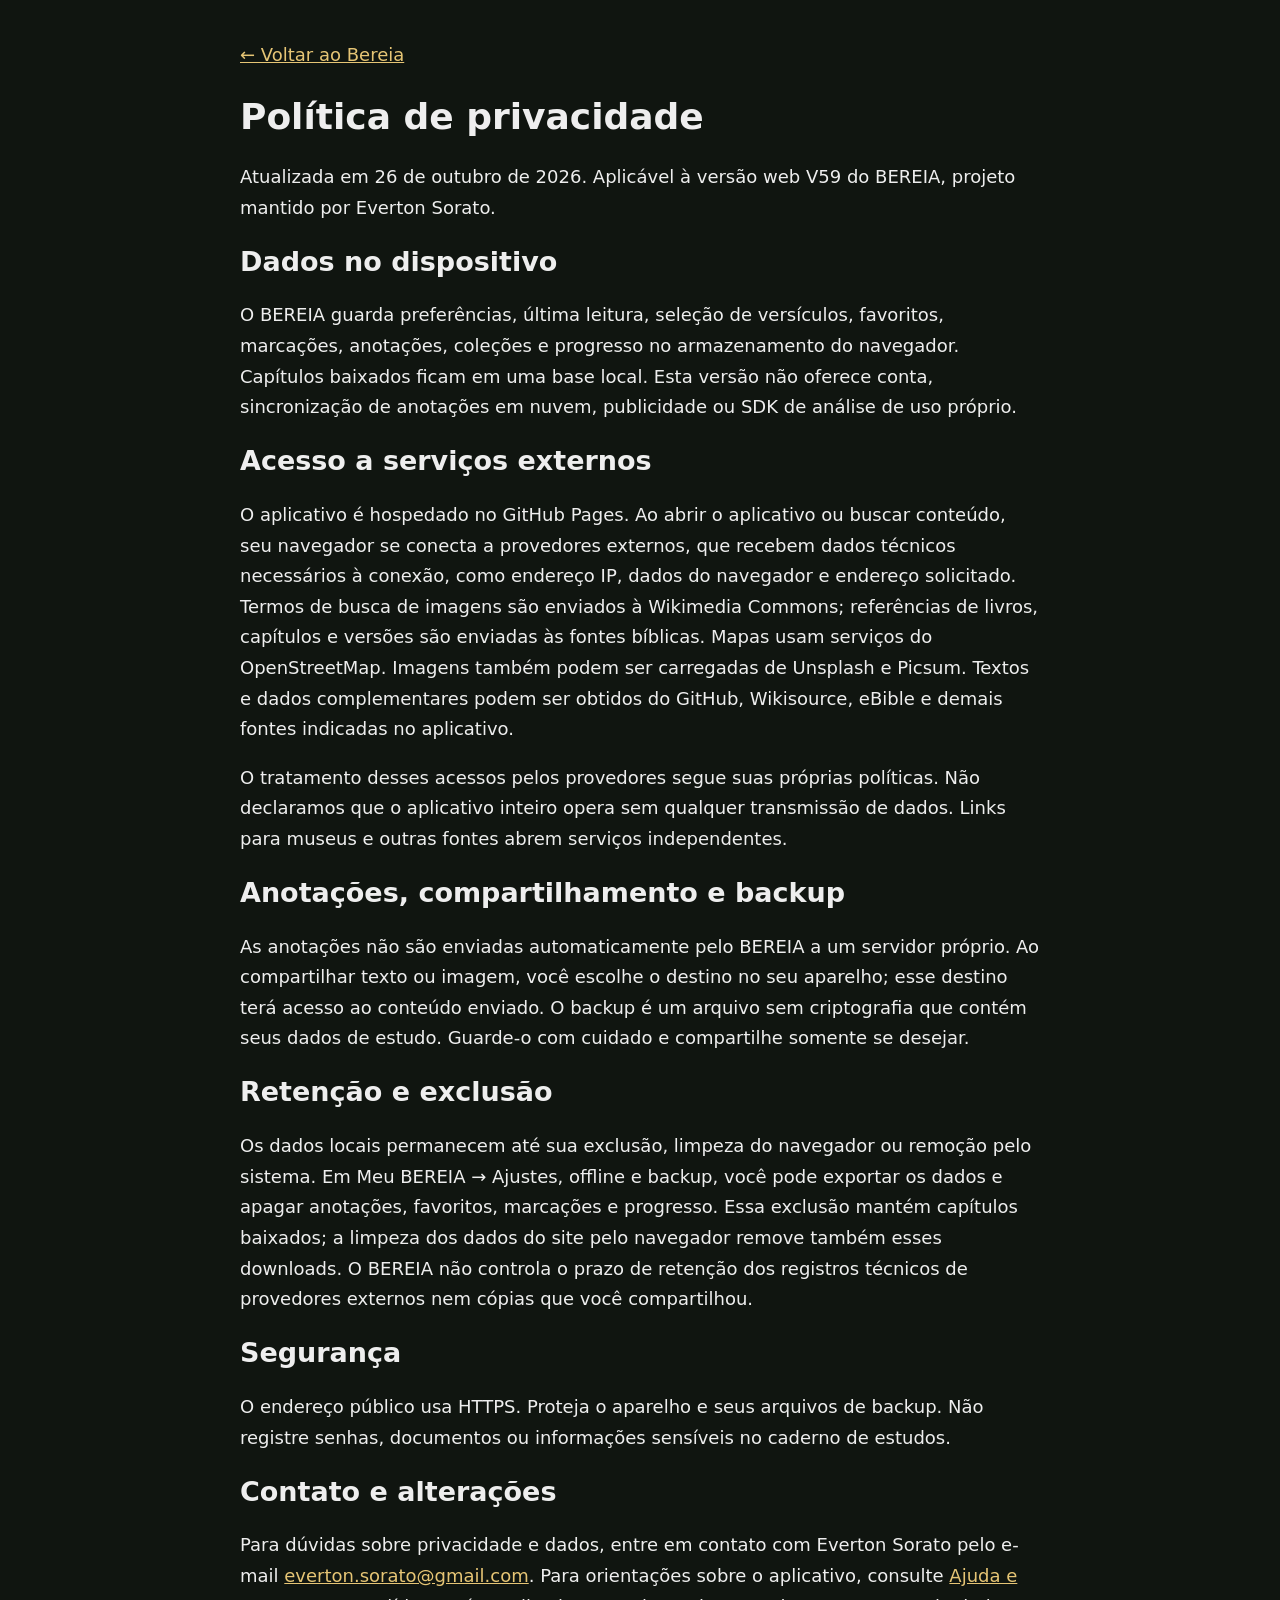
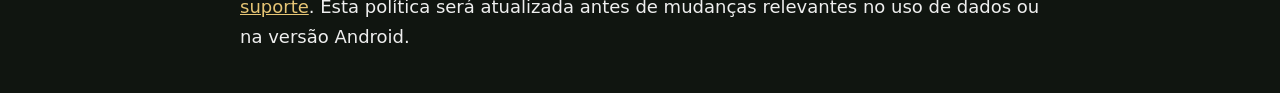
<file: privacidade.html>
<!doctype html><html lang="pt-BR"><meta charset="utf-8"><meta name="viewport" content="width=device-width,initial-scale=1"><title>Privacidade — BEREIA</title><style>body{max-width:800px;margin:40px auto;padding:0 22px;background:#101510;color:#eee;font:18px/1.7 system-ui}a{color:#e6c575}h1,h2{line-height:1.2}</style><a href="./">← Voltar ao Bereia</a><h1>Política de privacidade</h1><p>Atualizada em 26 de outubro de 2026. Aplicável à versão web V59 do BEREIA, projeto mantido por Everton Sorato.</p><h2>Dados no dispositivo</h2><p>O BEREIA guarda preferências, última leitura, seleção de versículos, favoritos, marcações, anotações, coleções e progresso no armazenamento do navegador. Capítulos baixados ficam em uma base local. Esta versão não oferece conta, sincronização de anotações em nuvem, publicidade ou SDK de análise de uso próprio.</p><h2>Acesso a serviços externos</h2><p>O aplicativo é hospedado no GitHub Pages. Ao abrir o aplicativo ou buscar conteúdo, seu navegador se conecta a provedores externos, que recebem dados técnicos necessários à conexão, como endereço IP, dados do navegador e endereço solicitado. Termos de busca de imagens são enviados à Wikimedia Commons; referências de livros, capítulos e versões são enviadas às fontes bíblicas. Mapas usam serviços do OpenStreetMap. Imagens também podem ser carregadas de Unsplash e Picsum. Textos e dados complementares podem ser obtidos do GitHub, Wikisource, eBible e demais fontes indicadas no aplicativo.</p><p>O tratamento desses acessos pelos provedores segue suas próprias políticas. Não declaramos que o aplicativo inteiro opera sem qualquer transmissão de dados. Links para museus e outras fontes abrem serviços independentes.</p><h2>Anotações, compartilhamento e backup</h2><p>As anotações não são enviadas automaticamente pelo BEREIA a um servidor próprio. Ao compartilhar texto ou imagem, você escolhe o destino no seu aparelho; esse destino terá acesso ao conteúdo enviado. O backup é um arquivo sem criptografia que contém seus dados de estudo. Guarde-o com cuidado e compartilhe somente se desejar.</p><h2>Retenção e exclusão</h2><p>Os dados locais permanecem até sua exclusão, limpeza do navegador ou remoção pelo sistema. Em Meu BEREIA → Ajustes, offline e backup, você pode exportar os dados e apagar anotações, favoritos, marcações e progresso. Essa exclusão mantém capítulos baixados; a limpeza dos dados do site pelo navegador remove também esses downloads. O BEREIA não controla o prazo de retenção dos registros técnicos de provedores externos nem cópias que você compartilhou.</p><h2>Segurança</h2><p>O endereço público usa HTTPS. Proteja o aparelho e seus arquivos de backup. Não registre senhas, documentos ou informações sensíveis no caderno de estudos.</p><h2>Contato e alterações</h2><p>Para dúvidas sobre privacidade e dados, entre em contato com Everton Sorato pelo e-mail <a href="mailto:everton.sorato@gmail.com">everton.sorato@gmail.com</a>. Para orientações sobre o aplicativo, consulte <a href="./suporte.html">Ajuda e suporte</a>. Esta política será atualizada antes de mudanças relevantes no uso de dados ou na versão Android.</p></html>
</file>
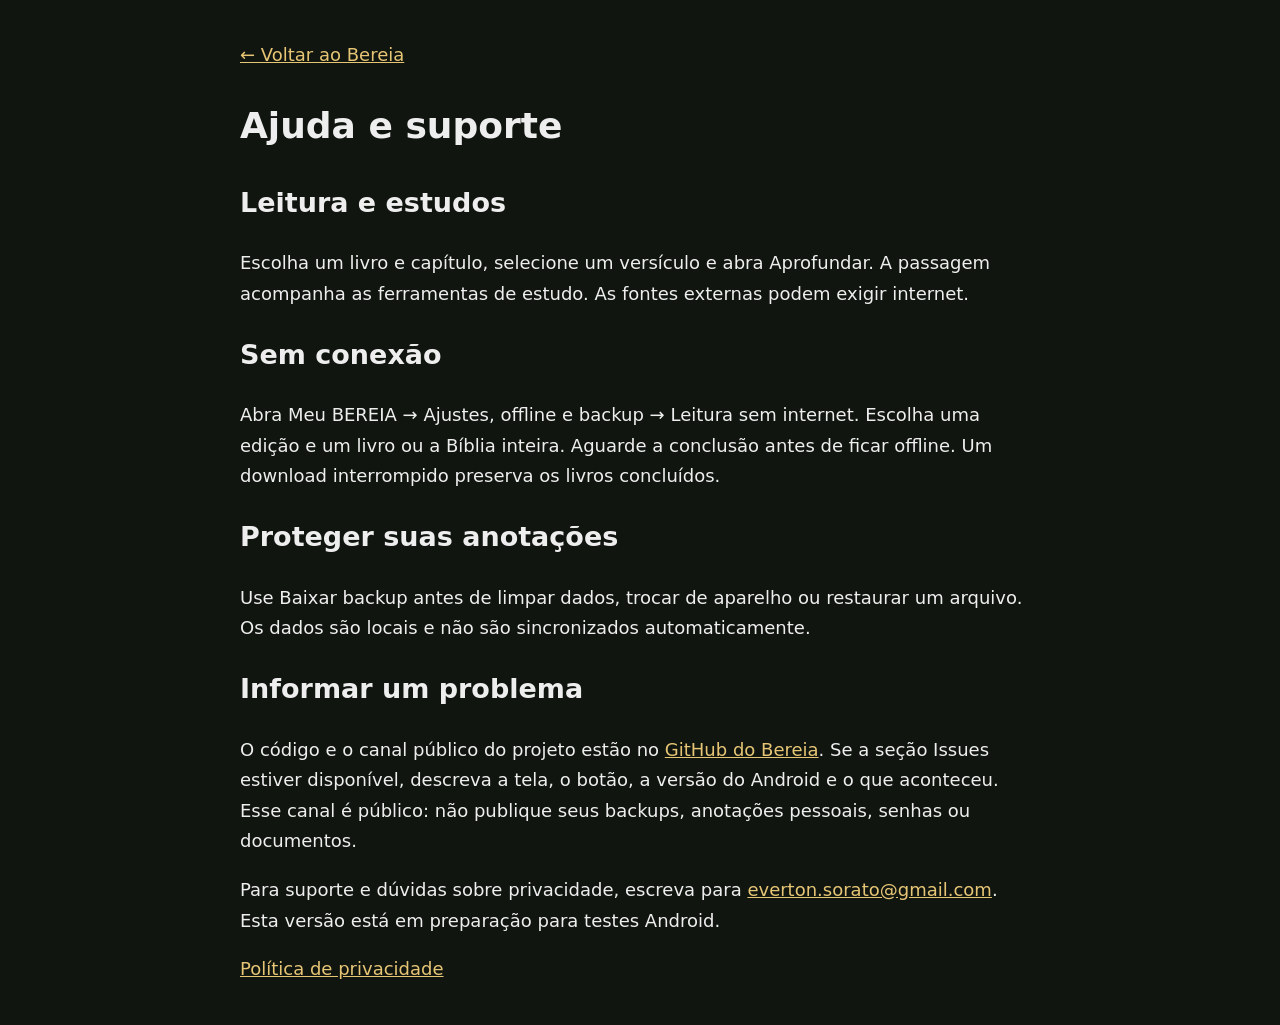
<file: suporte.html>
<!doctype html><html lang="pt-BR"><meta charset="utf-8"><meta name="viewport" content="width=device-width,initial-scale=1"><title>Ajuda — BEREIA</title><style>body{max-width:800px;margin:40px auto;padding:0 22px;background:#101510;color:#eee;font:18px/1.7 system-ui}a{color:#e6c575}</style><a href="./">← Voltar ao Bereia</a><h1>Ajuda e suporte</h1><h2>Leitura e estudos</h2><p>Escolha um livro e capítulo, selecione um versículo e abra Aprofundar. A passagem acompanha as ferramentas de estudo. As fontes externas podem exigir internet.</p><h2>Sem conexão</h2><p>Abra Meu BEREIA → Ajustes, offline e backup → Leitura sem internet. Escolha uma edição e um livro ou a Bíblia inteira. Aguarde a conclusão antes de ficar offline. Um download interrompido preserva os livros concluídos.</p><h2>Proteger suas anotações</h2><p>Use Baixar backup antes de limpar dados, trocar de aparelho ou restaurar um arquivo. Os dados são locais e não são sincronizados automaticamente.</p><h2>Informar um problema</h2><p>O código e o canal público do projeto estão no <a href="https://github.com/everton-sorato/Bereia" target="_blank" rel="noopener noreferrer">GitHub do Bereia</a>. Se a seção Issues estiver disponível, descreva a tela, o botão, a versão do Android e o que aconteceu. Esse canal é público: não publique seus backups, anotações pessoais, senhas ou documentos.</p><p>Para suporte e dúvidas sobre privacidade, escreva para <a href="mailto:everton.sorato@gmail.com">everton.sorato@gmail.com</a>. Esta versão está em preparação para testes Android.</p><p><a href="./privacidade.html">Política de privacidade</a></p></html>
</file>
<file: assets/release.css>
:root{--reader-size:18px}#bibleReader .v{font-size:var(--reader-size)!important}button:focus-visible,a:focus-visible,[role=button]:focus-visible,input:focus-visible,select:focus-visible,textarea:focus-visible{outline:3px solid #e6c575;outline-offset:3px}button,.btn,[role=button]{touch-action:manipulation}#settings button,#settings select,#settings label.btn{min-height:44px}#settings select{display:block;width:100%;max-width:420px;padding:12px;margin:8px 0 18px;background:#171d18;color:#fff;border:1px solid #777;border-radius:10px}.releasePanel,.releaseFav{padding:22px;margin:16px 0;border:1px solid #494c42;border-radius:16px;background:#121713;line-height:1.6}.releasePanel a,#credits a{color:#e6c575}.releasePanel h2{margin-top:0}.releasePanel input[type=file]{display:block;max-width:100%;margin:12px 0}.releaseResult{display:block;width:100%;text-align:left;color:var(--text);font:inherit}.releaseResult strong{display:block;margin-top:8px}#connectionStatus{position:fixed;top:0;left:0;right:0;padding:8px;text-align:center;background:#443919;color:white;font-size:12px;z-index:10001}#connectionStatus[hidden],button[hidden]{display:none!important}@media(prefers-reduced-motion:reduce){*{scroll-behavior:auto!important;animation:none!important;transition:none!important}}#settings{overflow-wrap:anywhere}#settings .btn{margin:5px}#releaseFavorites{max-height:70vh;overflow:auto}
</file>
<file: assets/themes.css>
/* Shared visual tokens; every reader and research panel follows the selected theme. */
:root {--selected-bg:#352e1c;--selected-text:#ffe7a6;--focus:#e8c575;--surface-shadow:0 12px 32px #0002}
html[data-bereia-theme] body .sidebar{overflow-x:hidden}
html[data-bereia-theme] body :is(.sidebar,.bottom,.bereiaAppBottomNav) button{color:var(--text)!important}
@media(min-width:901px){html body #simpleBackHome{left:264px;top:12px}}
:root[data-bereia-theme="light"] {--selected-bg:#eee1c4;--selected-text:#402e08;--focus:#76520c;--surface-shadow:0 8px 24px #342d1210}
:root[data-bereia-theme="tech"] {--selected-bg:#173d52;--selected-text:#b9f2ff;--focus:#55d5ed;--surface-shadow:0 12px 32px #0003}
html[data-bereia-theme] body :is(.screen,.sidebar,.bottom,.bereiaAppHeader,.bereiaAppBottomNav,.bereiaAppMoreDialog,.releasePanel,.bereiaPrayerPanel,.bereiaPrayerToast,.b62Section,.b62Dialog,.b62StoryCard,.simpleBibleCard,#bereiaLibrarySwitch,#bereiaStudyTools,#bereiaLicenseCenter,.bereia-library-reader) {
 background:var(--panel)!important;color:var(--text)!important;border-color:var(--line)!important;
}
html[data-bereia-theme] body :is(.b64Panel,.b64OpenPanel,.b64MetPanel,.b64AtlasDetail,.b64MetCard,.b57Hero,.b57Artifact,.b57Method,.b56Hero,.b56Card,.b56Info,.b57Info,.b57Stat,.b57Credit,.b56Metric,.b64Ref,.b64AtlasItem) {
 background:var(--panel)!important;color:var(--text)!important;border-color:var(--line)!important;
}
html[data-bereia-theme] body :is(.screen,.b62Section,.bereia-library-reader) :is(h1,h2,h3,h4,strong,label){color:var(--text)!important}
html[data-bereia-theme] body :is(.screen,.b62Section,.bereia-library-reader,.bereiaPrayerPanel) :is(p,small,.b64Credit,.b64MetNote,.b64MetStatus,.b64Empty,.b57Info,.b57Credit,.b56Info,.b56Empty){color:var(--muted)!important}
html[data-bereia-theme] body :is(.screen,.b62Section,.bereiaPrayerPanel,.bereiaAppMoreDialog) :is(button,select,input,textarea,summary) {
 color:var(--text)!important;border-color:var(--line)!important;background-color:var(--panel2)!important;
}
html[data-bereia-theme] body :is(.screen,.b62Section,.bereiaPrayerPanel) :is(a,.b57Btn,.b64External){color:var(--gold)!important}
html[data-bereia-theme] body :is(.screen,.sidebar,.bottom,.b62Section,.bereiaAppBottomNav) :is(button.primary,button.active,[aria-selected="true"],[aria-current="page"],.v.selected,.b64AtlasItem.active) {
 background:var(--selected-bg)!important;color:var(--selected-text)!important;border-color:var(--gold)!important;
}
html[data-bereia-theme] body :is(.b57Evidence,.b57Limit,.b56Caution){background:var(--panel2)!important;color:var(--text)!important}
html[data-bereia-theme] body .b57Evidence{border-left-color:var(--green)}
html[data-bereia-theme] body .b57Limit{border-left-color:var(--gold)}
html[data-bereia-theme] body #bibleReader .v {color:var(--text)!important;background:var(--panel)!important;font-size:var(--reader-size,18px)!important;line-height:1.8;overflow-wrap:anywhere}
html[data-bereia-theme] body #bibleReader .v.selected{background:var(--selected-bg)!important;color:var(--selected-text)!important}
html[data-bereia-theme] body .b62BibleVerse{color:var(--text)!important;font-size:var(--reader-size,18px);line-height:1.8}
html[data-bereia-theme] body .b62BibleVerse sup{color:var(--gold)}
html[data-bereia-theme] body :is(.screen,.b62Section) :is(button,select,summary,.btn){min-height:44px}
html body :is(button,a,input,textarea,select,summary,[role="button"]):focus-visible{outline:3px solid var(--focus)!important;outline-offset:3px}
html[data-bereia-theme] body .screen{min-width:0;overflow-wrap:anywhere;box-shadow:var(--surface-shadow)}
html body #offlineProgress{display:block;width:100%;height:14px;margin:16px 0;accent-color:var(--gold)}
html body #offlineProgress[hidden]{display:none}
html body #settings select{display:block;width:100%;max-width:100%;margin:8px 0 16px;padding:10px 12px;border:1px solid var(--line);border-radius:12px;font:inherit}
.b57Browse{display:flex;align-items:center;gap:10px;flex-wrap:wrap;margin:12px 0}
.b57Browse button{padding:10px 16px;border-radius:12px;border:1px solid var(--line);cursor:pointer}
.b57Questions{margin-top:12px;border-top:1px solid var(--line);padding-top:12px;font:14px/1.7 system-ui}
.b64AtlasMap{width:100%;height:270px;border:1px solid var(--line);border-radius:12px;margin-top:12px;background:var(--panel2)}
html body .b62StoryRail{display:grid!important;grid-template-columns:repeat(auto-fit,minmax(min(210px,100%),1fr));gap:14px;overflow:visible!important}
html body details.b62StoryCard{min-width:0;width:100%;max-width:none}
html body details.b62StoryCard[open]{grid-column:1/-1}
html body .b62StoryRail:has(details[open]) details:not([open]){display:block!important}
html body details.b62StoryCard>summary{cursor:pointer}
html body details.b62StoryCard[open]>summary img{max-height:220px;object-fit:contain}
html body .b62StoryCard :is(p,a){overflow-wrap:anywhere}
@media(max-width:600px){html body .b62StoryRail{grid-template-columns:repeat(2,minmax(0,1fr))}html body .b62StoryCard summary{font-size:14px}html body .b64AtlasLayout{grid-template-columns:1fr}html body .screen{box-shadow:none}}
@media(prefers-reduced-motion:reduce){html{scroll-behavior:auto!important}*,*::before,*::after{animation-duration:.01ms!important;animation-iteration-count:1!important;transition-duration:.01ms!important;scroll-behavior:auto!important}}

#geography .b54Trail,#geography #b51GeoContent{display:none!important}
html[data-bereia-theme] body button[aria-pressed="true"]{background:var(--selected-bg)!important;color:var(--selected-text)!important;border-color:var(--gold)!important}

/* On a narrow screen, show the chosen map before the list of places. */
@media (max-width:700px) {
  #b56GeoLab .b56Grid > .b56Card:last-child { grid-row:1; }
}

#bereiaStudyDialog {box-sizing:border-box;width:min(94vw,620px);max-height:84dvh;overflow:auto;padding:22px;border:1px solid var(--line);border-radius:18px;background:var(--panel);color:var(--text)}
#bereiaStudyDialog::backdrop {background:#000a}
#bereiaStudyDialog a,#bereiaStudyDialog label {display:block;margin:12px 0}
#bereiaStudyDialog :is(input,textarea,select) {display:block;box-sizing:border-box;width:100%;padding:10px;color:var(--text);background:var(--panel2);border:1px solid var(--line);border-radius:8px}
#bereiaStudyDialog textarea {min-height:6em}
#studyContextActions {display:flex;gap:8px;flex-wrap:wrap}
#bereiaStudyDialog a {color:var(--gold)}
</file>
